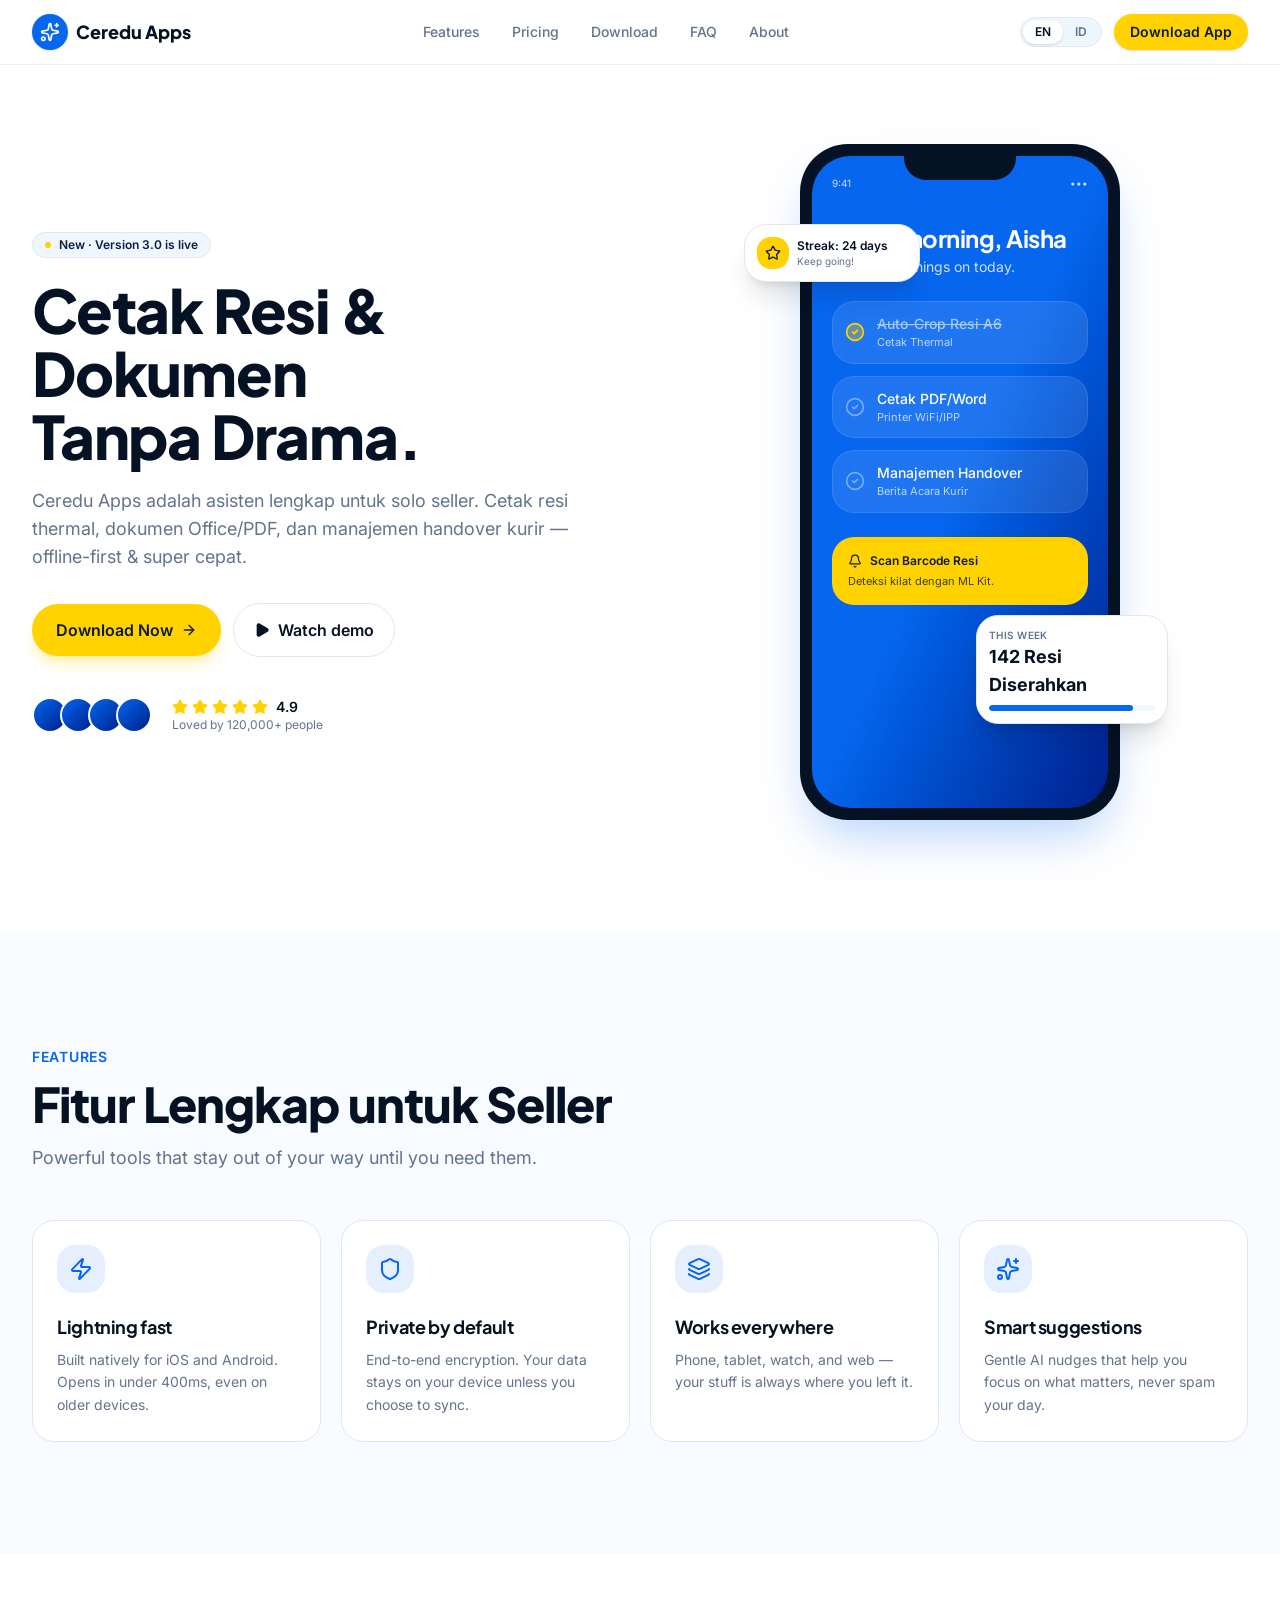
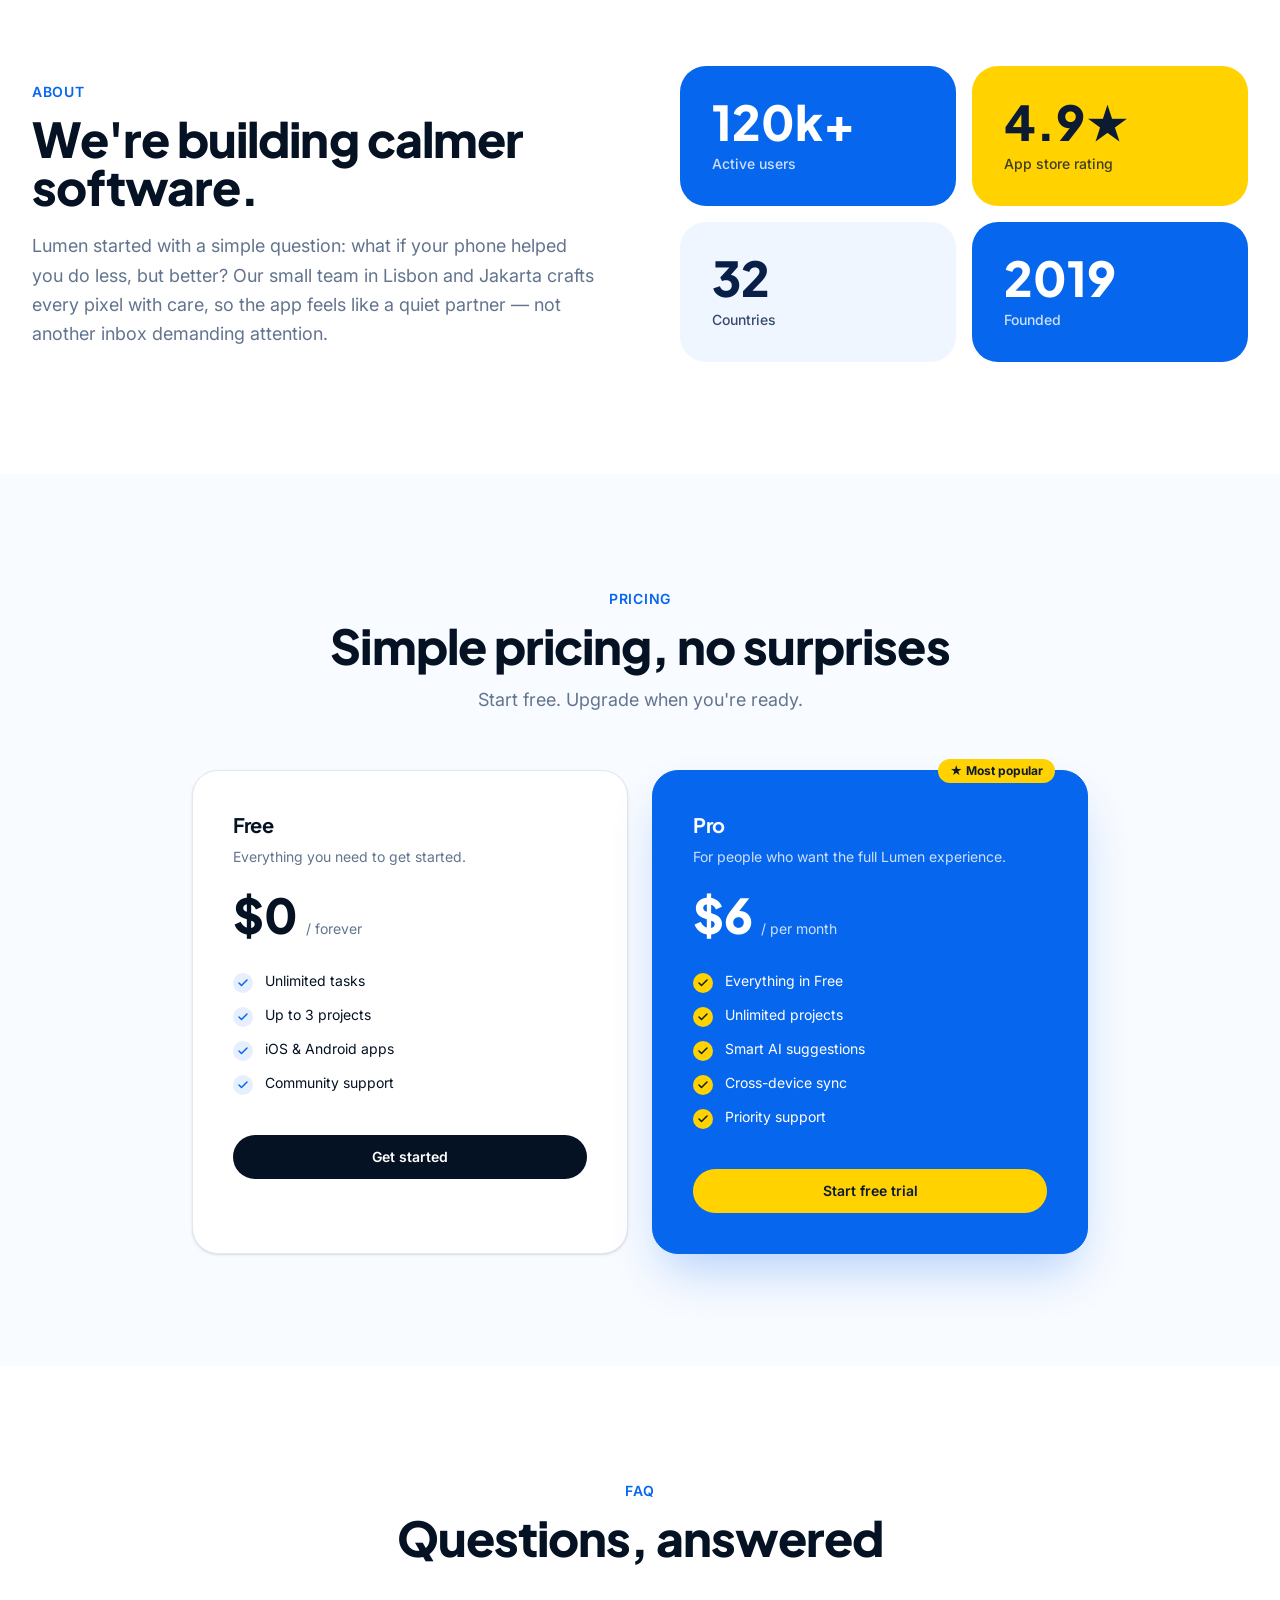
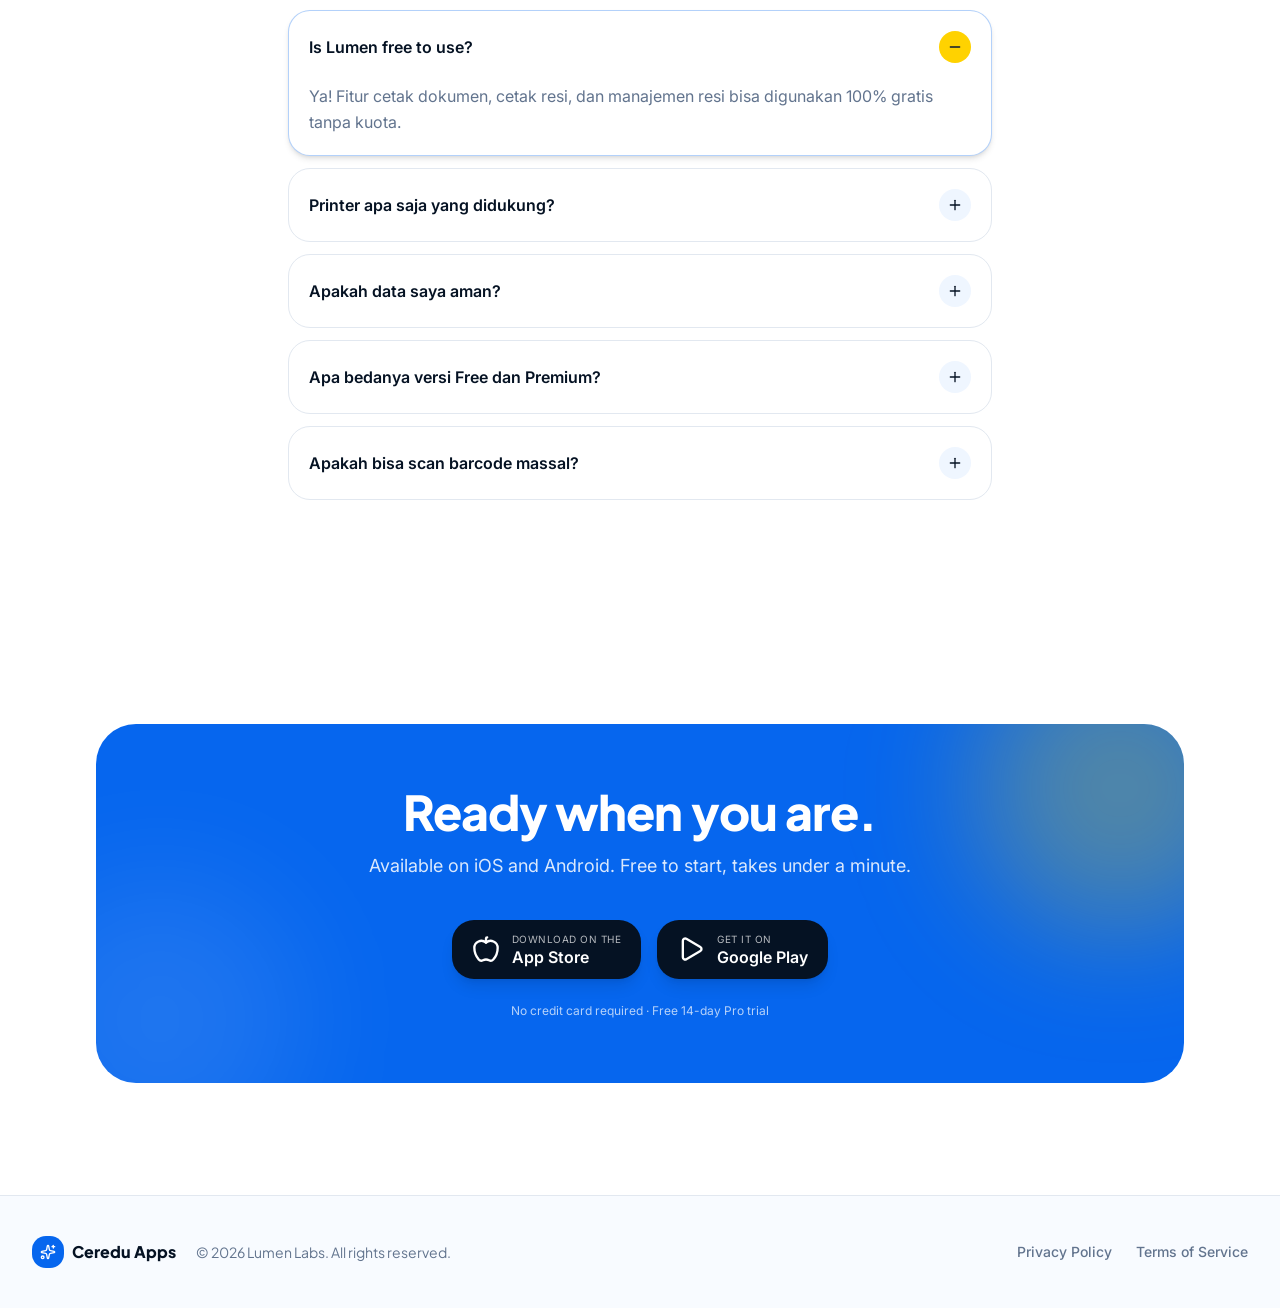
<file: index.html>
<!DOCTYPE html>
<!-- saved from url=(0035)https://cereduapps.lovable.app/#faq -->
<html lang="en"><head><meta http-equiv="Content-Type" content="text/html; charset=UTF-8"><style>body {transition: opacity ease-in 0.2s; } 
body[unresolved] {opacity: 0; display: block; overflow: hidden; position: relative; } 
</style><meta name="viewport" content="width=device-width, initial-scale=1"><link rel="stylesheet" href="./assets/styles-B9x825_L.css" data-precedence="default"><title>Ceredu Apps — Cetak Resi Tanpa Drama</title><meta name="author" content="Lovable"><meta property="og:type" content="website"><meta name="twitter:card" content="summary"><meta name="twitter:site" content="@Lovable"><meta name="twitter:title" content="Ceredu Apps"><meta name="twitter:description" content="App Launchpad creates professional, mobile-responsive landing pages for mobile applications."><meta property="og:image" content="https://pub-bb2e103a32db4e198524a2e9ed8f35b4.r2.dev/60453e4c-91a7-41ee-b6da-e94cc9555159/id-preview-eb1abf5c--6c2a92a4-a102-48de-b112-b0bb1125da9b.lovable.app-1780130696195.png"><meta name="twitter:image" content="https://pub-bb2e103a32db4e198524a2e9ed8f35b4.r2.dev/60453e4c-91a7-41ee-b6da-e94cc9555159/id-preview-eb1abf5c--6c2a92a4-a102-48de-b112-b0bb1125da9b.lovable.app-1780130696195.png"><meta name="description" content="Lumen is the all-in-one mobile app for calmer planning, deeper focus, and consistent progress. Free on iOS and Android."><meta property="og:title" content="Ceredu Apps — Cetak Resi Tanpa Drama"><meta property="og:description" content="Calmer planning, deeper focus, consistent progress. Free on iOS and Android."><link rel="modulepreload" href="https://cereduapps.lovable.app/assets/index-HpBdRQbu.js"><link rel="modulepreload" href="https://cereduapps.lovable.app/assets/index-DkO5e3c5.js">
<style>
	@font-face {
		font-family: 'CameraPlainVariable';
		src: url('https://cdn.gpteng.co/mcp-widgets/v1/fonts/CameraPlainVariable.woff2') format('woff2');
		font-weight: 100 900;
		font-style: normal;
		font-display: swap;
	}

	

	@media (prefers-contrast: high) {
		#lovable-badge {
			--badge-bg: #000;
			--badge-text: #fff;
			--badge-text-hover: #fff;
			border: 2px solid currentColor;
		}
		
		#lovable-badge-cta:focus-visible,
		#lovable-badge-close:focus-visible {
			outline-width: 3px;
		}
	}
</style>
<script defer="" src="./assets/_flock.js.download" data-proxy-url="/~api/analytics"></script></head><body style=""><!--$--><div class="min-h-screen bg-background text-foreground antialiased"><header class="fixed top-0 inset-x-0 z-50 bg-background/75 backdrop-blur-xl border-b border-border/60"><div class="mx-auto max-w-7xl px-5 lg:px-8 h-16 flex items-center justify-between"><a href="https://cereduapps.lovable.app/#top" class="flex items-center gap-2 font-display font-extrabold text-lg"><span class="inline-flex h-9 w-9 items-center justify-center rounded-xl bg-primary text-primary-foreground shadow-sm"><svg xmlns="http://www.w3.org/2000/svg" width="24" height="24" viewBox="0 0 24 24" fill="none" stroke="currentColor" stroke-width="2" stroke-linecap="round" stroke-linejoin="round" class="lucide lucide-sparkles h-5 w-5" aria-hidden="true"><path d="M11.017 2.814a1 1 0 0 1 1.966 0l1.051 5.558a2 2 0 0 0 1.594 1.594l5.558 1.051a1 1 0 0 1 0 1.966l-5.558 1.051a2 2 0 0 0-1.594 1.594l-1.051 5.558a1 1 0 0 1-1.966 0l-1.051-5.558a2 2 0 0 0-1.594-1.594l-5.558-1.051a1 1 0 0 1 0-1.966l5.558-1.051a2 2 0 0 0 1.594-1.594z"></path><path d="M20 2v4"></path><path d="M22 4h-4"></path><circle cx="4" cy="20" r="2"></circle></svg></span><span>Ceredu Apps</span></a><nav class="hidden lg:flex items-center gap-8"><a href="https://cereduapps.lovable.app/#features" class="text-sm font-medium text-muted-foreground hover:text-foreground transition-colors">Features</a><a href="https://cereduapps.lovable.app/#pricing" class="text-sm font-medium text-muted-foreground hover:text-foreground transition-colors">Pricing</a><a href="https://cereduapps.lovable.app/#download" class="text-sm font-medium text-muted-foreground hover:text-foreground transition-colors">Download</a><a href="https://cereduapps.lovable.app/#faq" class="text-sm font-medium text-muted-foreground hover:text-foreground transition-colors">FAQ</a><a href="https://cereduapps.lovable.app/#about" class="text-sm font-medium text-muted-foreground hover:text-foreground transition-colors">About</a></nav><div class="flex items-center gap-3"><div class="hidden sm:flex items-center rounded-full border border-border bg-secondary p-0.5 text-xs font-semibold"><button class="px-3 py-1 rounded-full transition-all bg-background text-foreground shadow-sm" aria-pressed="true">EN</button><button class="px-3 py-1 rounded-full transition-all text-muted-foreground hover:text-foreground" aria-pressed="false">ID</button></div><a href="https://cereduapps.lovable.app/#download" class="hidden sm:inline-flex items-center rounded-full bg-accent-yellow px-4 py-2 text-sm font-semibold text-accent-yellow-foreground shadow-sm hover:brightness-95 active:scale-[0.98] transition">Download App</a><button class="lg:hidden inline-flex h-10 w-10 items-center justify-center rounded-lg hover:bg-secondary" aria-label="Menu"><svg xmlns="http://www.w3.org/2000/svg" width="24" height="24" viewBox="0 0 24 24" fill="none" stroke="currentColor" stroke-width="2" stroke-linecap="round" stroke-linejoin="round" class="lucide lucide-menu h-5 w-5" aria-hidden="true"><path d="M4 5h16"></path><path d="M4 12h16"></path><path d="M4 19h16"></path></svg></button></div></div></header><main><section id="top" class="relative overflow-hidden pt-28 lg:pt-36 pb-20 lg:pb-28"><div class="pointer-events-none absolute inset-0 -z-10"><div class="absolute top-0 left-1/2 -translate-x-1/2 h-[600px] w-[1100px] rounded-full bg-primary/10 blur-3xl"></div><div class="absolute -top-20 right-10 h-72 w-72 rounded-full bg-accent-yellow/30 blur-3xl"></div></div><div class="mx-auto max-w-7xl px-5 lg:px-8 grid lg:grid-cols-2 gap-12 lg:gap-16 items-center"><div><span class="inline-flex items-center gap-2 rounded-full border border-border bg-secondary px-3 py-1 text-xs font-semibold text-secondary-foreground"><span class="h-1.5 w-1.5 rounded-full bg-accent-yellow"></span>New · Version 3.0 is live</span><h1 class="mt-5 text-4xl sm:text-5xl lg:text-6xl font-extrabold leading-[1.05] text-foreground">Cetak Resi & Dokumen<br/>Tanpa Drama.</h1><p class="mt-5 text-lg text-muted-foreground max-w-xl">Ceredu Apps adalah asisten lengkap untuk solo seller. Cetak resi thermal, dokumen Office/PDF, dan manajemen handover kurir — offline-first & super cepat.</p><div class="mt-8 flex flex-wrap items-center gap-3"><a href="https://cereduapps.lovable.app/#download" class="group inline-flex items-center gap-2 rounded-full bg-accent-yellow px-6 py-3.5 text-base font-semibold text-accent-yellow-foreground shadow-lg shadow-accent-yellow/30 hover:brightness-95 active:scale-[0.98] transition">Download Now<svg xmlns="http://www.w3.org/2000/svg" width="24" height="24" viewBox="0 0 24 24" fill="none" stroke="currentColor" stroke-width="2" stroke-linecap="round" stroke-linejoin="round" class="lucide lucide-arrow-right h-4 w-4 transition group-hover:translate-x-0.5" aria-hidden="true"><path d="M5 12h14"></path><path d="m12 5 7 7-7 7"></path></svg></a><button class="inline-flex items-center gap-2 rounded-full border border-border bg-background px-5 py-3.5 text-base font-semibold text-foreground hover:bg-secondary transition"><svg xmlns="http://www.w3.org/2000/svg" width="24" height="24" viewBox="0 0 24 24" fill="none" stroke="currentColor" stroke-width="2" stroke-linecap="round" stroke-linejoin="round" class="lucide lucide-play h-4 w-4 fill-current" aria-hidden="true"><path d="M5 5a2 2 0 0 1 3.008-1.728l11.997 6.998a2 2 0 0 1 .003 3.458l-12 7A2 2 0 0 1 5 19z"></path></svg>Watch demo</button></div><div class="mt-10 flex items-center gap-5"><div class="flex -space-x-2"><div class="h-9 w-9 rounded-full border-2 border-background bg-gradient-to-br from-primary to-primary-deep"></div><div class="h-9 w-9 rounded-full border-2 border-background bg-gradient-to-br from-primary to-primary-deep"></div><div class="h-9 w-9 rounded-full border-2 border-background bg-gradient-to-br from-primary to-primary-deep"></div><div class="h-9 w-9 rounded-full border-2 border-background bg-gradient-to-br from-primary to-primary-deep"></div></div><div><div class="flex items-center gap-1"><svg xmlns="http://www.w3.org/2000/svg" width="24" height="24" viewBox="0 0 24 24" fill="none" stroke="currentColor" stroke-width="2" stroke-linecap="round" stroke-linejoin="round" class="lucide lucide-star h-4 w-4 fill-accent-yellow text-accent-yellow" aria-hidden="true"><path d="M11.525 2.295a.53.53 0 0 1 .95 0l2.31 4.679a2.123 2.123 0 0 0 1.595 1.16l5.166.756a.53.53 0 0 1 .294.904l-3.736 3.638a2.123 2.123 0 0 0-.611 1.878l.882 5.14a.53.53 0 0 1-.771.56l-4.618-2.428a2.122 2.122 0 0 0-1.973 0L6.396 21.01a.53.53 0 0 1-.77-.56l.881-5.139a2.122 2.122 0 0 0-.611-1.879L2.16 9.795a.53.53 0 0 1 .294-.906l5.165-.755a2.122 2.122 0 0 0 1.597-1.16z"></path></svg><svg xmlns="http://www.w3.org/2000/svg" width="24" height="24" viewBox="0 0 24 24" fill="none" stroke="currentColor" stroke-width="2" stroke-linecap="round" stroke-linejoin="round" class="lucide lucide-star h-4 w-4 fill-accent-yellow text-accent-yellow" aria-hidden="true"><path d="M11.525 2.295a.53.53 0 0 1 .95 0l2.31 4.679a2.123 2.123 0 0 0 1.595 1.16l5.166.756a.53.53 0 0 1 .294.904l-3.736 3.638a2.123 2.123 0 0 0-.611 1.878l.882 5.14a.53.53 0 0 1-.771.56l-4.618-2.428a2.122 2.122 0 0 0-1.973 0L6.396 21.01a.53.53 0 0 1-.77-.56l.881-5.139a2.122 2.122 0 0 0-.611-1.879L2.16 9.795a.53.53 0 0 1 .294-.906l5.165-.755a2.122 2.122 0 0 0 1.597-1.16z"></path></svg><svg xmlns="http://www.w3.org/2000/svg" width="24" height="24" viewBox="0 0 24 24" fill="none" stroke="currentColor" stroke-width="2" stroke-linecap="round" stroke-linejoin="round" class="lucide lucide-star h-4 w-4 fill-accent-yellow text-accent-yellow" aria-hidden="true"><path d="M11.525 2.295a.53.53 0 0 1 .95 0l2.31 4.679a2.123 2.123 0 0 0 1.595 1.16l5.166.756a.53.53 0 0 1 .294.904l-3.736 3.638a2.123 2.123 0 0 0-.611 1.878l.882 5.14a.53.53 0 0 1-.771.56l-4.618-2.428a2.122 2.122 0 0 0-1.973 0L6.396 21.01a.53.53 0 0 1-.77-.56l.881-5.139a2.122 2.122 0 0 0-.611-1.879L2.16 9.795a.53.53 0 0 1 .294-.906l5.165-.755a2.122 2.122 0 0 0 1.597-1.16z"></path></svg><svg xmlns="http://www.w3.org/2000/svg" width="24" height="24" viewBox="0 0 24 24" fill="none" stroke="currentColor" stroke-width="2" stroke-linecap="round" stroke-linejoin="round" class="lucide lucide-star h-4 w-4 fill-accent-yellow text-accent-yellow" aria-hidden="true"><path d="M11.525 2.295a.53.53 0 0 1 .95 0l2.31 4.679a2.123 2.123 0 0 0 1.595 1.16l5.166.756a.53.53 0 0 1 .294.904l-3.736 3.638a2.123 2.123 0 0 0-.611 1.878l.882 5.14a.53.53 0 0 1-.771.56l-4.618-2.428a2.122 2.122 0 0 0-1.973 0L6.396 21.01a.53.53 0 0 1-.77-.56l.881-5.139a2.122 2.122 0 0 0-.611-1.879L2.16 9.795a.53.53 0 0 1 .294-.906l5.165-.755a2.122 2.122 0 0 0 1.597-1.16z"></path></svg><svg xmlns="http://www.w3.org/2000/svg" width="24" height="24" viewBox="0 0 24 24" fill="none" stroke="currentColor" stroke-width="2" stroke-linecap="round" stroke-linejoin="round" class="lucide lucide-star h-4 w-4 fill-accent-yellow text-accent-yellow" aria-hidden="true"><path d="M11.525 2.295a.53.53 0 0 1 .95 0l2.31 4.679a2.123 2.123 0 0 0 1.595 1.16l5.166.756a.53.53 0 0 1 .294.904l-3.736 3.638a2.123 2.123 0 0 0-.611 1.878l.882 5.14a.53.53 0 0 1-.771.56l-4.618-2.428a2.122 2.122 0 0 0-1.973 0L6.396 21.01a.53.53 0 0 1-.77-.56l.881-5.139a2.122 2.122 0 0 0-.611-1.879L2.16 9.795a.53.53 0 0 1 .294-.906l5.165-.755a2.122 2.122 0 0 0 1.597-1.16z"></path></svg><span class="ml-1 text-sm font-semibold">4.9</span></div><p class="text-xs text-muted-foreground">Loved by 120,000+ people</p></div></div></div><div class="relative mx-auto w-full max-w-sm"><div class="relative mx-auto aspect-[9/19] w-[280px] sm:w-[320px] rounded-[3rem] bg-foreground p-3 shadow-2xl shadow-primary/30"><div class="absolute top-3 left-1/2 -translate-x-1/2 h-6 w-28 rounded-b-2xl bg-foreground z-10"></div><div class="h-full w-full overflow-hidden rounded-[2.4rem] bg-gradient-to-br from-primary via-primary to-primary-deep p-5 text-primary-foreground"><div class="flex justify-between items-center text-[10px] opacity-80"><span>9:41</span><span>•••</span></div><h3 class="mt-8 font-display text-2xl font-bold leading-tight">Good morning, Aisha</h3><p class="mt-1 text-sm opacity-80">You have 3 things on today.</p><div class="mt-6 space-y-3"><div class="flex items-center gap-3 rounded-2xl bg-white/10 backdrop-blur px-3 py-3 border border-white/10"><svg xmlns="http://www.w3.org/2000/svg" width="24" height="24" viewBox="0 0 24 24" fill="none" stroke="currentColor" stroke-width="2" stroke-linecap="round" stroke-linejoin="round" class="lucide lucide-circle-check h-5 w-5 text-accent-yellow fill-accent-yellow/30" aria-hidden="true"><circle cx="12" cy="12" r="10"></circle><path d="m9 12 2 2 4-4"></path></svg><div class="flex-1"><p class="text-sm font-medium line-through opacity-60">Auto-Crop Resi A6</p><p class="text-[11px] opacity-70">Cetak Thermal</p></div></div><div class="flex items-center gap-3 rounded-2xl bg-white/10 backdrop-blur px-3 py-3 border border-white/10"><svg xmlns="http://www.w3.org/2000/svg" width="24" height="24" viewBox="0 0 24 24" fill="none" stroke="currentColor" stroke-width="2" stroke-linecap="round" stroke-linejoin="round" class="lucide lucide-circle-check h-5 w-5 text-white/40" aria-hidden="true"><circle cx="12" cy="12" r="10"></circle><path d="m9 12 2 2 4-4"></path></svg><div class="flex-1"><p class="text-sm font-medium ">Cetak PDF/Word</p><p class="text-[11px] opacity-70">Printer WiFi/IPP</p></div></div><div class="flex items-center gap-3 rounded-2xl bg-white/10 backdrop-blur px-3 py-3 border border-white/10"><svg xmlns="http://www.w3.org/2000/svg" width="24" height="24" viewBox="0 0 24 24" fill="none" stroke="currentColor" stroke-width="2" stroke-linecap="round" stroke-linejoin="round" class="lucide lucide-circle-check h-5 w-5 text-white/40" aria-hidden="true"><circle cx="12" cy="12" r="10"></circle><path d="m9 12 2 2 4-4"></path></svg><div class="flex-1"><p class="text-sm font-medium ">Manajemen Handover</p><p class="text-[11px] opacity-70">Berita Acara Kurir</p></div></div></div><div class="mt-6 rounded-2xl bg-accent-yellow text-accent-yellow-foreground p-4"><div class="flex items-center gap-2 text-xs font-semibold"><svg xmlns="http://www.w3.org/2000/svg" width="24" height="24" viewBox="0 0 24 24" fill="none" stroke="currentColor" stroke-width="2" stroke-linecap="round" stroke-linejoin="round" class="lucide lucide-bell h-3.5 w-3.5" aria-hidden="true"><path d="M10.268 21a2 2 0 0 0 3.464 0"></path><path d="M3.262 15.326A1 1 0 0 0 4 17h16a1 1 0 0 0 .74-1.673C19.41 13.956 18 12.499 18 8A6 6 0 0 0 6 8c0 4.499-1.411 5.956-2.738 7.326"></path></svg> Scan Barcode Resi</div><p class="mt-1 text-[11px] opacity-80">Deteksi kilat dengan ML Kit.</p></div></div></div><div class="hidden sm:block absolute -left-6 top-20 rounded-2xl bg-card border border-border shadow-xl p-3 w-44"><div class="flex items-center gap-2"><div class="h-8 w-8 rounded-lg bg-accent-yellow flex items-center justify-center"><svg xmlns="http://www.w3.org/2000/svg" width="24" height="24" viewBox="0 0 24 24" fill="none" stroke="currentColor" stroke-width="2" stroke-linecap="round" stroke-linejoin="round" class="lucide lucide-star h-4 w-4 text-accent-yellow-foreground" aria-hidden="true"><path d="M11.525 2.295a.53.53 0 0 1 .95 0l2.31 4.679a2.123 2.123 0 0 0 1.595 1.16l5.166.756a.53.53 0 0 1 .294.904l-3.736 3.638a2.123 2.123 0 0 0-.611 1.878l.882 5.14a.53.53 0 0 1-.771.56l-4.618-2.428a2.122 2.122 0 0 0-1.973 0L6.396 21.01a.53.53 0 0 1-.77-.56l.881-5.139a2.122 2.122 0 0 0-.611-1.879L2.16 9.795a.53.53 0 0 1 .294-.906l5.165-.755a2.122 2.122 0 0 0 1.597-1.16z"></path></svg></div><div><p class="text-xs font-semibold">Streak: 24 days</p><p class="text-[10px] text-muted-foreground">Keep going!</p></div></div></div><div class="hidden sm:block absolute -right-4 bottom-24 rounded-2xl bg-card border border-border shadow-xl p-3 w-48"><p class="text-[10px] font-semibold text-muted-foreground uppercase tracking-wide">This week</p><p class="text-lg font-bold text-foreground">142 Resi Diserahkan</p><div class="mt-1.5 h-1.5 w-full rounded-full bg-secondary overflow-hidden"><div class="h-full w-[87%] rounded-full bg-primary"></div></div></div></div></div></section><section id="features" class="py-20 lg:py-28 bg-secondary/40"><div class="mx-auto max-w-7xl px-5 lg:px-8"><div class="max-w-2xl"><span class="text-sm font-semibold uppercase tracking-wider text-primary">Features</span><h2 class="mt-3 text-3xl sm:text-4xl lg:text-5xl font-extrabold text-foreground">Fitur Lengkap untuk Seller</h2><p class="mt-4 text-lg text-muted-foreground">Powerful tools that stay out of your way until you need them.</p></div><div class="mt-12 grid sm:grid-cols-2 lg:grid-cols-4 gap-5"><div class="group relative rounded-2xl bg-card border border-border p-6 hover:border-primary/40 hover:shadow-xl hover:shadow-primary/5 hover:-translate-y-1 transition-all duration-300"><div class="inline-flex h-12 w-12 items-center justify-center rounded-xl bg-primary/10 text-primary group-hover:bg-accent-yellow group-hover:text-accent-yellow-foreground transition-colors"><svg xmlns="http://www.w3.org/2000/svg" width="24" height="24" viewBox="0 0 24 24" fill="none" stroke="currentColor" stroke-width="2" stroke-linecap="round" stroke-linejoin="round" class="lucide lucide-zap h-6 w-6" aria-hidden="true"><path d="M4 14a1 1 0 0 1-.78-1.63l9.9-10.2a.5.5 0 0 1 .86.46l-1.92 6.02A1 1 0 0 0 13 10h7a1 1 0 0 1 .78 1.63l-9.9 10.2a.5.5 0 0 1-.86-.46l1.92-6.02A1 1 0 0 0 11 14z"></path></svg></div><h3 class="mt-5 text-lg font-bold text-foreground">Lightning fast</h3><p class="mt-2 text-sm text-muted-foreground leading-relaxed">Built natively for iOS and Android. Opens in under 400ms, even on older devices.</p></div><div class="group relative rounded-2xl bg-card border border-border p-6 hover:border-primary/40 hover:shadow-xl hover:shadow-primary/5 hover:-translate-y-1 transition-all duration-300"><div class="inline-flex h-12 w-12 items-center justify-center rounded-xl bg-primary/10 text-primary group-hover:bg-accent-yellow group-hover:text-accent-yellow-foreground transition-colors"><svg xmlns="http://www.w3.org/2000/svg" width="24" height="24" viewBox="0 0 24 24" fill="none" stroke="currentColor" stroke-width="2" stroke-linecap="round" stroke-linejoin="round" class="lucide lucide-shield h-6 w-6" aria-hidden="true"><path d="M20 13c0 5-3.5 7.5-7.66 8.95a1 1 0 0 1-.67-.01C7.5 20.5 4 18 4 13V6a1 1 0 0 1 1-1c2 0 4.5-1.2 6.24-2.72a1.17 1.17 0 0 1 1.52 0C14.51 3.81 17 5 19 5a1 1 0 0 1 1 1z"></path></svg></div><h3 class="mt-5 text-lg font-bold text-foreground">Private by default</h3><p class="mt-2 text-sm text-muted-foreground leading-relaxed">End-to-end encryption. Your data stays on your device unless you choose to sync.</p></div><div class="group relative rounded-2xl bg-card border border-border p-6 hover:border-primary/40 hover:shadow-xl hover:shadow-primary/5 hover:-translate-y-1 transition-all duration-300"><div class="inline-flex h-12 w-12 items-center justify-center rounded-xl bg-primary/10 text-primary group-hover:bg-accent-yellow group-hover:text-accent-yellow-foreground transition-colors"><svg xmlns="http://www.w3.org/2000/svg" width="24" height="24" viewBox="0 0 24 24" fill="none" stroke="currentColor" stroke-width="2" stroke-linecap="round" stroke-linejoin="round" class="lucide lucide-layers h-6 w-6" aria-hidden="true"><path d="M12.83 2.18a2 2 0 0 0-1.66 0L2.6 6.08a1 1 0 0 0 0 1.83l8.58 3.91a2 2 0 0 0 1.66 0l8.58-3.9a1 1 0 0 0 0-1.83z"></path><path d="M2 12a1 1 0 0 0 .58.91l8.6 3.91a2 2 0 0 0 1.65 0l8.58-3.9A1 1 0 0 0 22 12"></path><path d="M2 17a1 1 0 0 0 .58.91l8.6 3.91a2 2 0 0 0 1.65 0l8.58-3.9A1 1 0 0 0 22 17"></path></svg></div><h3 class="mt-5 text-lg font-bold text-foreground">Works everywhere</h3><p class="mt-2 text-sm text-muted-foreground leading-relaxed">Phone, tablet, watch, and web — your stuff is always where you left it.</p></div><div class="group relative rounded-2xl bg-card border border-border p-6 hover:border-primary/40 hover:shadow-xl hover:shadow-primary/5 hover:-translate-y-1 transition-all duration-300"><div class="inline-flex h-12 w-12 items-center justify-center rounded-xl bg-primary/10 text-primary group-hover:bg-accent-yellow group-hover:text-accent-yellow-foreground transition-colors"><svg xmlns="http://www.w3.org/2000/svg" width="24" height="24" viewBox="0 0 24 24" fill="none" stroke="currentColor" stroke-width="2" stroke-linecap="round" stroke-linejoin="round" class="lucide lucide-sparkles h-6 w-6" aria-hidden="true"><path d="M11.017 2.814a1 1 0 0 1 1.966 0l1.051 5.558a2 2 0 0 0 1.594 1.594l5.558 1.051a1 1 0 0 1 0 1.966l-5.558 1.051a2 2 0 0 0-1.594 1.594l-1.051 5.558a1 1 0 0 1-1.966 0l-1.051-5.558a2 2 0 0 0-1.594-1.594l-5.558-1.051a1 1 0 0 1 0-1.966l5.558-1.051a2 2 0 0 0 1.594-1.594z"></path><path d="M20 2v4"></path><path d="M22 4h-4"></path><circle cx="4" cy="20" r="2"></circle></svg></div><h3 class="mt-5 text-lg font-bold text-foreground">Smart suggestions</h3><p class="mt-2 text-sm text-muted-foreground leading-relaxed">Gentle AI nudges that help you focus on what matters, never spam your day.</p></div></div></div></section><section id="about" class="py-20 lg:py-28"><div class="mx-auto max-w-7xl px-5 lg:px-8 grid lg:grid-cols-2 gap-12 lg:gap-20 items-center"><div><span class="text-sm font-semibold uppercase tracking-wider text-primary">About</span><h2 class="mt-3 text-3xl sm:text-4xl lg:text-5xl font-extrabold text-foreground">We're building calmer software.</h2><p class="mt-5 text-lg text-muted-foreground leading-relaxed">Lumen started with a simple question: what if your phone helped you do less, but better? Our small team in Lisbon and Jakarta crafts every pixel with care, so the app feels like a quiet partner — not another inbox demanding attention.</p></div><div class="grid grid-cols-2 gap-4"><div class="rounded-3xl p-6 lg:p-8 bg-primary text-primary-foreground"><p class="font-display text-4xl lg:text-5xl font-extrabold">120k+</p><p class="mt-2 text-sm font-medium opacity-80">Active users</p></div><div class="rounded-3xl p-6 lg:p-8 bg-accent-yellow text-accent-yellow-foreground"><p class="font-display text-4xl lg:text-5xl font-extrabold">4.9★</p><p class="mt-2 text-sm font-medium opacity-80">App store rating</p></div><div class="rounded-3xl p-6 lg:p-8 bg-secondary text-secondary-foreground"><p class="font-display text-4xl lg:text-5xl font-extrabold">32</p><p class="mt-2 text-sm font-medium opacity-80">Countries</p></div><div class="rounded-3xl p-6 lg:p-8 bg-primary text-primary-foreground"><p class="font-display text-4xl lg:text-5xl font-extrabold">2019</p><p class="mt-2 text-sm font-medium opacity-80">Founded</p></div></div></div></section><section id="pricing" class="py-20 lg:py-28 bg-secondary/40"><div class="mx-auto max-w-7xl px-5 lg:px-8"><div class="text-center max-w-2xl mx-auto"><span class="text-sm font-semibold uppercase tracking-wider text-primary">Pricing</span><h2 class="mt-3 text-3xl sm:text-4xl lg:text-5xl font-extrabold text-foreground">Simple pricing, no surprises</h2><p class="mt-4 text-lg text-muted-foreground">Start free. Upgrade when you're ready.</p></div><div class="mt-14 grid md:grid-cols-2 gap-6 max-w-4xl mx-auto"><div class="relative rounded-3xl p-8 lg:p-10 border transition-all hover:-translate-y-1 bg-card text-card-foreground border-border shadow-sm"><h3 class="text-xl font-bold">Free</h3><p class="mt-2 text-sm text-muted-foreground">Everything you need to get started.</p><div class="mt-6 flex items-baseline gap-2"><span class="font-display text-5xl font-extrabold">$0</span><span class="text-sm text-muted-foreground">/ <!-- -->forever</span></div><ul class="mt-8 space-y-3"><li class="flex items-start gap-3 text-sm"><span class="mt-0.5 inline-flex h-5 w-5 items-center justify-center rounded-full bg-primary/10 text-primary"><svg xmlns="http://www.w3.org/2000/svg" width="24" height="24" viewBox="0 0 24 24" fill="none" stroke="currentColor" stroke-width="3" stroke-linecap="round" stroke-linejoin="round" class="lucide lucide-check h-3 w-3" aria-hidden="true"><path d="M20 6 9 17l-5-5"></path></svg></span><span>Unlimited tasks</span></li><li class="flex items-start gap-3 text-sm"><span class="mt-0.5 inline-flex h-5 w-5 items-center justify-center rounded-full bg-primary/10 text-primary"><svg xmlns="http://www.w3.org/2000/svg" width="24" height="24" viewBox="0 0 24 24" fill="none" stroke="currentColor" stroke-width="3" stroke-linecap="round" stroke-linejoin="round" class="lucide lucide-check h-3 w-3" aria-hidden="true"><path d="M20 6 9 17l-5-5"></path></svg></span><span>Up to 3 projects</span></li><li class="flex items-start gap-3 text-sm"><span class="mt-0.5 inline-flex h-5 w-5 items-center justify-center rounded-full bg-primary/10 text-primary"><svg xmlns="http://www.w3.org/2000/svg" width="24" height="24" viewBox="0 0 24 24" fill="none" stroke="currentColor" stroke-width="3" stroke-linecap="round" stroke-linejoin="round" class="lucide lucide-check h-3 w-3" aria-hidden="true"><path d="M20 6 9 17l-5-5"></path></svg></span><span>iOS &amp; Android apps</span></li><li class="flex items-start gap-3 text-sm"><span class="mt-0.5 inline-flex h-5 w-5 items-center justify-center rounded-full bg-primary/10 text-primary"><svg xmlns="http://www.w3.org/2000/svg" width="24" height="24" viewBox="0 0 24 24" fill="none" stroke="currentColor" stroke-width="3" stroke-linecap="round" stroke-linejoin="round" class="lucide lucide-check h-3 w-3" aria-hidden="true"><path d="M20 6 9 17l-5-5"></path></svg></span><span>Community support</span></li></ul><button class="mt-10 w-full rounded-full px-5 py-3 text-sm font-semibold transition active:scale-[0.98] bg-foreground text-background hover:opacity-90">Get started</button></div><div class="relative rounded-3xl p-8 lg:p-10 border transition-all hover:-translate-y-1 bg-primary text-primary-foreground border-primary shadow-2xl shadow-primary/30"><span class="absolute -top-3 right-8 inline-flex items-center rounded-full bg-accent-yellow px-3 py-1 text-xs font-bold text-accent-yellow-foreground">★ Most popular</span><h3 class="text-xl font-bold">Pro</h3><p class="mt-2 text-sm opacity-80">For people who want the full Lumen experience.</p><div class="mt-6 flex items-baseline gap-2"><span class="font-display text-5xl font-extrabold">$6</span><span class="text-sm opacity-80">/ <!-- -->per month</span></div><ul class="mt-8 space-y-3"><li class="flex items-start gap-3 text-sm"><span class="mt-0.5 inline-flex h-5 w-5 items-center justify-center rounded-full bg-accent-yellow text-accent-yellow-foreground"><svg xmlns="http://www.w3.org/2000/svg" width="24" height="24" viewBox="0 0 24 24" fill="none" stroke="currentColor" stroke-width="3" stroke-linecap="round" stroke-linejoin="round" class="lucide lucide-check h-3 w-3" aria-hidden="true"><path d="M20 6 9 17l-5-5"></path></svg></span><span>Everything in Free</span></li><li class="flex items-start gap-3 text-sm"><span class="mt-0.5 inline-flex h-5 w-5 items-center justify-center rounded-full bg-accent-yellow text-accent-yellow-foreground"><svg xmlns="http://www.w3.org/2000/svg" width="24" height="24" viewBox="0 0 24 24" fill="none" stroke="currentColor" stroke-width="3" stroke-linecap="round" stroke-linejoin="round" class="lucide lucide-check h-3 w-3" aria-hidden="true"><path d="M20 6 9 17l-5-5"></path></svg></span><span>Unlimited projects</span></li><li class="flex items-start gap-3 text-sm"><span class="mt-0.5 inline-flex h-5 w-5 items-center justify-center rounded-full bg-accent-yellow text-accent-yellow-foreground"><svg xmlns="http://www.w3.org/2000/svg" width="24" height="24" viewBox="0 0 24 24" fill="none" stroke="currentColor" stroke-width="3" stroke-linecap="round" stroke-linejoin="round" class="lucide lucide-check h-3 w-3" aria-hidden="true"><path d="M20 6 9 17l-5-5"></path></svg></span><span>Smart AI suggestions</span></li><li class="flex items-start gap-3 text-sm"><span class="mt-0.5 inline-flex h-5 w-5 items-center justify-center rounded-full bg-accent-yellow text-accent-yellow-foreground"><svg xmlns="http://www.w3.org/2000/svg" width="24" height="24" viewBox="0 0 24 24" fill="none" stroke="currentColor" stroke-width="3" stroke-linecap="round" stroke-linejoin="round" class="lucide lucide-check h-3 w-3" aria-hidden="true"><path d="M20 6 9 17l-5-5"></path></svg></span><span>Cross-device sync</span></li><li class="flex items-start gap-3 text-sm"><span class="mt-0.5 inline-flex h-5 w-5 items-center justify-center rounded-full bg-accent-yellow text-accent-yellow-foreground"><svg xmlns="http://www.w3.org/2000/svg" width="24" height="24" viewBox="0 0 24 24" fill="none" stroke="currentColor" stroke-width="3" stroke-linecap="round" stroke-linejoin="round" class="lucide lucide-check h-3 w-3" aria-hidden="true"><path d="M20 6 9 17l-5-5"></path></svg></span><span>Priority support</span></li></ul><button class="mt-10 w-full rounded-full px-5 py-3 text-sm font-semibold transition active:scale-[0.98] bg-accent-yellow text-accent-yellow-foreground hover:brightness-95">Start free trial</button></div></div></div></section><section id="faq" class="py-20 lg:py-28"><div class="mx-auto max-w-3xl px-5 lg:px-8"><div class="text-center"><span class="text-sm font-semibold uppercase tracking-wider text-primary">FAQ</span><h2 class="mt-3 text-3xl sm:text-4xl lg:text-5xl font-extrabold text-foreground">Questions, answered</h2></div><div class="mt-12 space-y-3"><div class="rounded-2xl border transition-all overflow-hidden border-primary/30 bg-card shadow-md"><button class="w-full flex items-center justify-between gap-4 p-5 text-left" aria-expanded="true"><span class="font-semibold text-foreground">Is Lumen free to use?</span><span class="inline-flex h-8 w-8 shrink-0 items-center justify-center rounded-full transition-colors bg-accent-yellow text-accent-yellow-foreground"><svg xmlns="http://www.w3.org/2000/svg" width="24" height="24" viewBox="0 0 24 24" fill="none" stroke="currentColor" stroke-width="2" stroke-linecap="round" stroke-linejoin="round" class="lucide lucide-minus h-4 w-4" aria-hidden="true"><path d="M5 12h14"></path></svg></span></button><div class="grid transition-all duration-300 ease-out grid-rows-[1fr] opacity-100"><div class="overflow-hidden"><p class="px-5 pb-5 text-muted-foreground leading-relaxed">Ya! Fitur cetak dokumen, cetak resi, dan manajemen resi bisa digunakan 100% gratis tanpa kuota.</p></div></div></div><div class="rounded-2xl border transition-all overflow-hidden border-border bg-card"><button class="w-full flex items-center justify-between gap-4 p-5 text-left" aria-expanded="false"><span class="font-semibold text-foreground">Printer apa saja yang didukung?</span><span class="inline-flex h-8 w-8 shrink-0 items-center justify-center rounded-full transition-colors bg-secondary text-foreground"><svg xmlns="http://www.w3.org/2000/svg" width="24" height="24" viewBox="0 0 24 24" fill="none" stroke="currentColor" stroke-width="2" stroke-linecap="round" stroke-linejoin="round" class="lucide lucide-plus h-4 w-4" aria-hidden="true"><path d="M5 12h14"></path><path d="M12 5v14"></path></svg></span></button><div class="grid transition-all duration-300 ease-out grid-rows-[0fr] opacity-0"><div class="overflow-hidden"><p class="px-5 pb-5 text-muted-foreground leading-relaxed">Semua printer Bluetooth Thermal (58mm/80mm) dan printer WiFi/LAN yang mendukung protokol IPP, ESC/POS, atau port 9100.</p></div></div></div><div class="rounded-2xl border transition-all overflow-hidden border-border bg-card"><button class="w-full flex items-center justify-between gap-4 p-5 text-left" aria-expanded="false"><span class="font-semibold text-foreground">Apakah data saya aman?</span><span class="inline-flex h-8 w-8 shrink-0 items-center justify-center rounded-full transition-colors bg-secondary text-foreground"><svg xmlns="http://www.w3.org/2000/svg" width="24" height="24" viewBox="0 0 24 24" fill="none" stroke="currentColor" stroke-width="2" stroke-linecap="round" stroke-linejoin="round" class="lucide lucide-plus h-4 w-4" aria-hidden="true"><path d="M5 12h14"></path><path d="M12 5v14"></path></svg></span></button><div class="grid transition-all duration-300 ease-out grid-rows-[0fr] opacity-0"><div class="overflow-hidden"><p class="px-5 pb-5 text-muted-foreground leading-relaxed">Sangat aman. Aplikasi ini berjalan secara Offline-First. Seluruh data resi, template, dan pengaturan disimpan lokal di HP Anda.</p></div></div></div><div class="rounded-2xl border transition-all overflow-hidden border-border bg-card"><button class="w-full flex items-center justify-between gap-4 p-5 text-left" aria-expanded="false"><span class="font-semibold text-foreground">Apa bedanya versi Free dan Premium?</span><span class="inline-flex h-8 w-8 shrink-0 items-center justify-center rounded-full transition-colors bg-secondary text-foreground"><svg xmlns="http://www.w3.org/2000/svg" width="24" height="24" viewBox="0 0 24 24" fill="none" stroke="currentColor" stroke-width="2" stroke-linecap="round" stroke-linejoin="round" class="lucide lucide-plus h-4 w-4" aria-hidden="true"><path d="M5 12h14"></path><path d="M12 5v14"></path></svg></span></button><div class="grid transition-all duration-300 ease-out grid-rows-[0fr] opacity-0"><div class="overflow-hidden"><p class="px-5 pb-5 text-muted-foreground leading-relaxed">Versi Free menampilkan iklan banner dan tulisan kecil di bawah struk. Versi Premium (berbayar sekali) bebas iklan dan footer bisa dicustom nama toko.</p></div></div></div><div class="rounded-2xl border transition-all overflow-hidden border-border bg-card"><button class="w-full flex items-center justify-between gap-4 p-5 text-left" aria-expanded="false"><span class="font-semibold text-foreground">Apakah bisa scan barcode massal?</span><span class="inline-flex h-8 w-8 shrink-0 items-center justify-center rounded-full transition-colors bg-secondary text-foreground"><svg xmlns="http://www.w3.org/2000/svg" width="24" height="24" viewBox="0 0 24 24" fill="none" stroke="currentColor" stroke-width="2" stroke-linecap="round" stroke-linejoin="round" class="lucide lucide-plus h-4 w-4" aria-hidden="true"><path d="M5 12h14"></path><path d="M12 5v14"></path></svg></span></button><div class="grid transition-all duration-300 ease-out grid-rows-[0fr] opacity-0"><div class="overflow-hidden"><p class="px-5 pb-5 text-muted-foreground leading-relaxed">Bisa! Fitur Manajemen Resi mendukung continuous scan menggunakan kamera HP (ML Kit) dengan sangat cepat.</p></div></div></div></div></div></section><section id="download" class="py-20 lg:py-28"><div class="mx-auto max-w-6xl px-5 lg:px-8"><div class="relative overflow-hidden rounded-[2.5rem] bg-primary text-primary-foreground p-10 lg:p-16 text-center"><div class="pointer-events-none absolute -top-20 -right-20 h-72 w-72 rounded-full bg-accent-yellow/30 blur-3xl"></div><div class="pointer-events-none absolute -bottom-20 -left-20 h-72 w-72 rounded-full bg-white/10 blur-3xl"></div><div class="relative"><h2 class="text-3xl sm:text-4xl lg:text-5xl font-extrabold max-w-2xl mx-auto">Ready when you are.</h2><p class="mt-4 text-lg opacity-85 max-w-xl mx-auto">Available on iOS and Android. Free to start, takes under a minute.</p><div class="mt-10 flex flex-wrap justify-center gap-4"><a href="https://cereduapps.lovable.app/#" class="group inline-flex items-center gap-3 rounded-2xl bg-foreground text-background px-5 py-3 hover:opacity-90 active:scale-[0.98] transition shadow-lg"><svg xmlns="http://www.w3.org/2000/svg" width="24" height="24" viewBox="0 0 24 24" fill="none" stroke="currentColor" stroke-width="2" stroke-linecap="round" stroke-linejoin="round" class="lucide lucide-apple h-7 w-7" aria-hidden="true"><path d="M12 6.528V3a1 1 0 0 1 1-1h0"></path><path d="M18.237 21A15 15 0 0 0 22 11a6 6 0 0 0-10-4.472A6 6 0 0 0 2 11a15.1 15.1 0 0 0 3.763 10 3 3 0 0 0 3.648.648 5.5 5.5 0 0 1 5.178 0A3 3 0 0 0 18.237 21"></path></svg><div class="text-left"><p class="text-[10px] uppercase tracking-wider opacity-70">Download on the</p><p class="text-base font-semibold leading-tight">App Store</p></div></a><a href="https://cereduapps.lovable.app/#" class="group inline-flex items-center gap-3 rounded-2xl bg-foreground text-background px-5 py-3 hover:opacity-90 active:scale-[0.98] transition shadow-lg"><svg xmlns="http://www.w3.org/2000/svg" width="24" height="24" viewBox="0 0 24 24" fill="none" stroke="currentColor" stroke-width="2" stroke-linecap="round" stroke-linejoin="round" class="lucide lucide-play h-7 w-7" aria-hidden="true"><path d="M5 5a2 2 0 0 1 3.008-1.728l11.997 6.998a2 2 0 0 1 .003 3.458l-12 7A2 2 0 0 1 5 19z"></path></svg><div class="text-left"><p class="text-[10px] uppercase tracking-wider opacity-70">Get it on</p><p class="text-base font-semibold leading-tight">Google Play</p></div></a></div><p class="mt-6 text-xs opacity-70">No credit card required · Free 14-day Pro trial</p></div></div></div></section></main><footer class="border-t border-border bg-secondary/40"><div class="mx-auto max-w-7xl px-5 lg:px-8 py-10 flex flex-col sm:flex-row items-center justify-between gap-6"><div class="flex items-center gap-2 font-display font-extrabold"><span class="inline-flex h-8 w-8 items-center justify-center rounded-lg bg-primary text-primary-foreground"><svg xmlns="http://www.w3.org/2000/svg" width="24" height="24" viewBox="0 0 24 24" fill="none" stroke="currentColor" stroke-width="2" stroke-linecap="round" stroke-linejoin="round" class="lucide lucide-sparkles h-4 w-4" aria-hidden="true"><path d="M11.017 2.814a1 1 0 0 1 1.966 0l1.051 5.558a2 2 0 0 0 1.594 1.594l5.558 1.051a1 1 0 0 1 0 1.966l-5.558 1.051a2 2 0 0 0-1.594 1.594l-1.051 5.558a1 1 0 0 1-1.966 0l-1.051-5.558a2 2 0 0 0-1.594-1.594l-5.558-1.051a1 1 0 0 1 0-1.966l5.558-1.051a2 2 0 0 0 1.594-1.594z"></path><path d="M20 2v4"></path><path d="M22 4h-4"></path><circle cx="4" cy="20" r="2"></circle></svg></span><span>Ceredu Apps</span><span class="text-sm font-normal text-muted-foreground ml-3">© <!-- -->2026<!-- --> Lumen Labs. <!-- -->All rights reserved.</span></div><div class="flex items-center gap-6 text-sm font-medium text-muted-foreground"><a href="privacy.html" class="hover:text-foreground transition">Privacy Policy</a><a href="tos.html" class="hover:text-foreground transition">Terms of Service</a></div></div></footer></div><!--/$-->


<veepn-lock-screen><template shadowrootmode="open"><style>html{box-sizing:border-box;text-size-adjust:100%;word-break:normal;tab-size:4}*,:before,:after{background-repeat:no-repeat;box-sizing:border-box}:before,:after{text-decoration:inherit;vertical-align:inherit}*{padding:0;margin:0}hr{overflow:visible;height:0;color:inherit;border:0;border-top:1px solid}details,main{display:block}summary{display:list-item}small{font-size:80%}[hidden]{display:none!important}abbr[title]{border-bottom:none;text-decoration:underline;text-decoration:underline dotted}a{background-color:transparent}a:active,a:hover{outline-width:0}code,kbd,pre,samp{font-family:monospace}pre{font-size:1em}b,strong{font-weight:bolder}sub,sup{font-size:75%;line-height:0;position:relative;vertical-align:baseline}sub{bottom:-.25em}sup{top:-.5em}table{border-color:inherit;text-indent:0}iframe{border-style:none}input{border-radius:0}[type=number]::-webkit-inner-spin-button,[type=number]::-webkit-outer-spin-button{height:auto}[type=search]{appearance:textfield;outline-offset:-2px}[type=search]::-webkit-search-decoration{appearance:none}textarea{overflow:auto;resize:vertical}button,input,optgroup,select,textarea{font:inherit;color:inherit}optgroup{font-weight:700}button{overflow:visible}button,select{text-transform:none}button,[type=button],[type=reset],[type=submit],[role=button]{cursor:pointer}button::-moz-focus-inner,[type=button]::-moz-focus-inner,[type=reset]::-moz-focus-inner,[type=submit]::-moz-focus-inner{border-style:none;padding:0}button,html [type=button],[type=reset],[type=submit]{appearance:auto}button,input,select,textarea{background-color:transparent;border-style:none}button:-moz-focusring,[type=button]::-moz-focus-inner,[type=reset]::-moz-focus-inner,[type=submit]::-moz-focus-inner{outline:1px dotted ButtonText}select{appearance:none}a:focus,button:focus,input:focus,select:focus,textarea:focus{outline-width:0}select::-ms-expand{display:none}select::-ms-value{color:currentcolor}legend{border:0;color:inherit;display:table;white-space:normal;max-width:100%}::-webkit-file-upload-button{appearance:auto;color:inherit;font:inherit}[disabled]{cursor:default}img{border-style:none}progress{vertical-align:baseline}[aria-busy=true]{cursor:progress}[aria-controls]{cursor:pointer}[aria-disabled=true]{cursor:default}ul,ol{list-style-type:none}figure{margin:0}@keyframes slide-in{0%{opacity:0;transform:translateY(16px)}to{opacity:1;transform:translateY(0)}}.gradient-blue{background:radial-gradient(106.41% 128.47% at 50.15% 128.47%,#23abff,#3066ff)}.gradient-green{background:radial-gradient(92.26% 118.88% at 50.15% .13%,#00c3c3,#00aab3)}.gradient-purple{background:radial-gradient(165.12% 115.56% at 50.15% .13%,#a15aff,#00a0eb)}.bg-blue{background-color:#f2f5ff}.bg-purple{background-color:#f7f0ff}.bg-green{background-color:#ebffed}.lock-screen{font-family:FigtreeVF,sans-serif;letter-spacing:normal;position:fixed;z-index:2147483638;right:24px;bottom:24px;width:327px;border-radius:24px;overflow:hidden;box-shadow:0 24px 32px #00000014;animation:slide-in .3s ease-in-out forwards}.lock-screen__content{position:relative;padding:24px 24px 64px}.lock-screen__close{position:absolute;top:16px;right:16px;width:24px;height:24px;display:flex;align-items:center;justify-content:center;opacity:.5}.lock-screen__label{height:26px;width:fit-content;border-radius:50px;background-color:#fff3;padding-inline:16px;display:flex;align-items:center;justify-content:center;gap:8px;color:#fff;font-size:12px;line-height:18px;margin:-8px auto 16px}.lock-screen__title{color:#fff;text-align:center;font-size:20px;line-height:28px;font-weight:600;margin-bottom:8px}.lock-screen__description{color:#f5f6f7;text-align:center;font-size:14px;line-height:20px}.lock-screen__description b{font-weight:600}.lock-screen__card{position:relative;z-index:1;margin-top:-44px;background-color:#fff;border-radius:24px;padding:32px 20px 20px}.lock-screen__inner{margin-bottom:24px}.lock-screen__submit{display:flex;align-items:center;justify-content:center;gap:10px;font-weight:700;font-size:16px;height:40px;width:100%;border-radius:12px;padding-inline:16px;background-color:#f70;color:#fff;margin-bottom:16px}.lock-screen__skip{display:flex;align-items:center;justify-content:center;font-size:14px;line-height:20px;color:#82829c;margin-inline:auto}.price-card{border:1px solid #f2f2fc;background:linear-gradient(254.14deg,#fafbff .04%,#f5f8ff 100.04%);border-radius:24px;padding:24px 28px}.price-card__label{color:#4a5764;text-align:center;font-size:14px;line-height:20px;text-transform:uppercase;margin-bottom:16px}.price-card__price{display:flex;justify-content:center;align-items:flex-start;column-gap:2px;margin-bottom:12px}.price-card__currency{color:#515478;font-size:18px;line-height:28px}.price-card__number{color:#14142a;text-align:center;font-size:64px;line-height:54px}.price-card__wrap{display:flex;flex-direction:column}.price-card__decimal{color:#515478;font-size:18px;line-height:28px;font-weight:600}.price-card__period{color:#515478;font-size:14px;line-height:20px;margin-top:-6px}.price-card__discount{position:relative;display:flex;align-items:center;justify-content:center;margin-bottom:12px}.price-card__discount-divider{position:absolute;z-index:0;top:50%;left:0;width:100%;height:1px;background-color:#dbe2f9;transform:translateY(-50%)}.price-card__discount-icon{position:absolute;z-index:1;top:50%;left:50%;transform:translate(-50%,-50%)}.price-card__discount-text{position:relative;z-index:2;color:#fff;font-size:12px;font-weight:600;line-height:18px}.price-card__features{display:flex;align-items:center;justify-content:center;column-gap:16px}.price-card__feature{color:#222e3a;font-size:14px;line-height:20px;display:flex;align-items:center;gap:6px}.price-card__feature:before{content:"";display:block;width:4px;height:4px;background-color:#20df9e;border-radius:50%;flex-shrink:0}.features-list{display:grid;grid-template-columns:repeat(3,1fr);gap:12px}.features-list__item{display:flex;flex-direction:column;align-items:center;gap:6px}.features-list__icon{width:52px;height:52px;border-radius:12px;display:flex;align-items:center;justify-content:center}.features-list__text{color:#293a53;text-align:center;font-size:16px;line-height:24px;letter-spacing:-.1px}</style></template><style>@font-face{font-family:FigtreeVF;src:url(chrome-extension://majdfhpaihoncoakbjgbdhglocklcgno/fonts/FigtreeVF.woff2) format("woff2 supports variations"),url(chrome-extension://majdfhpaihoncoakbjgbdhglocklcgno/fonts/FigtreeVF.woff2) format("woff2-variations");font-weight:100 1000;font-display:swap}</style></veepn-lock-screen></body></html>
</file>
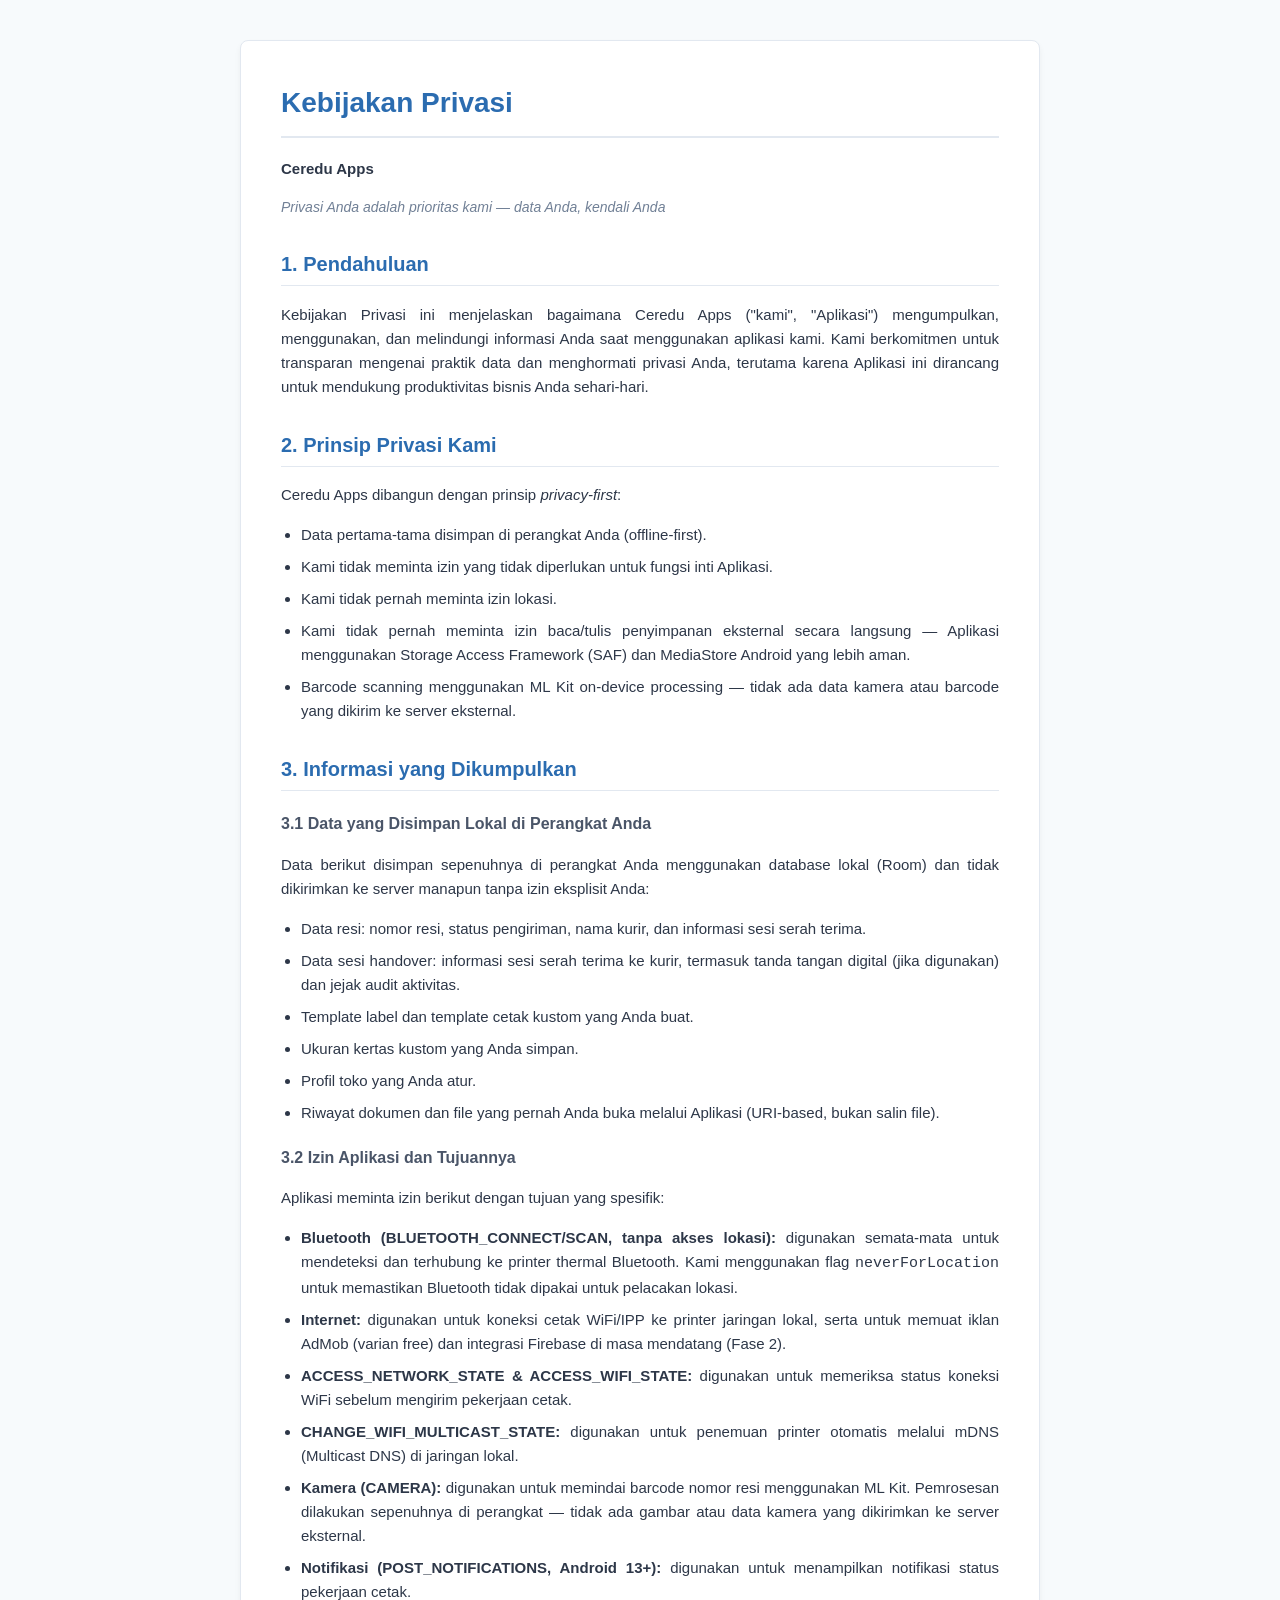
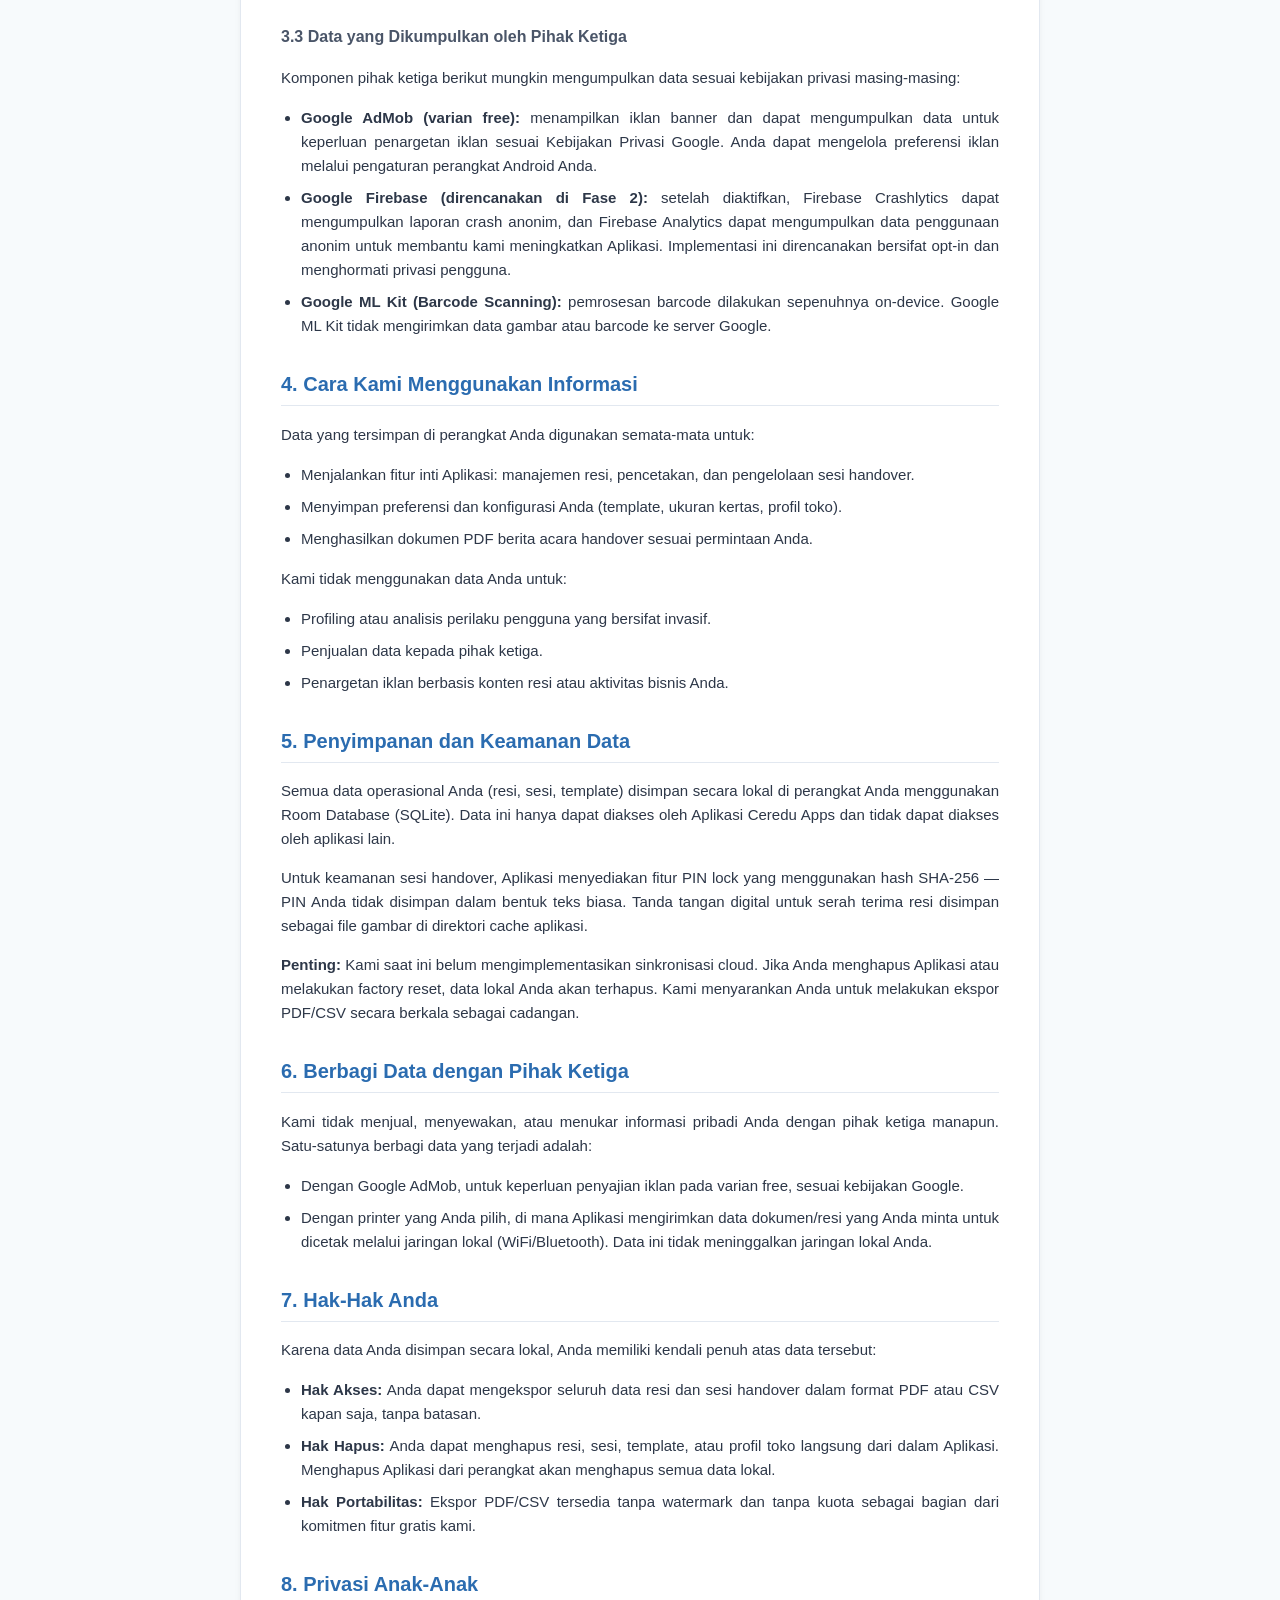
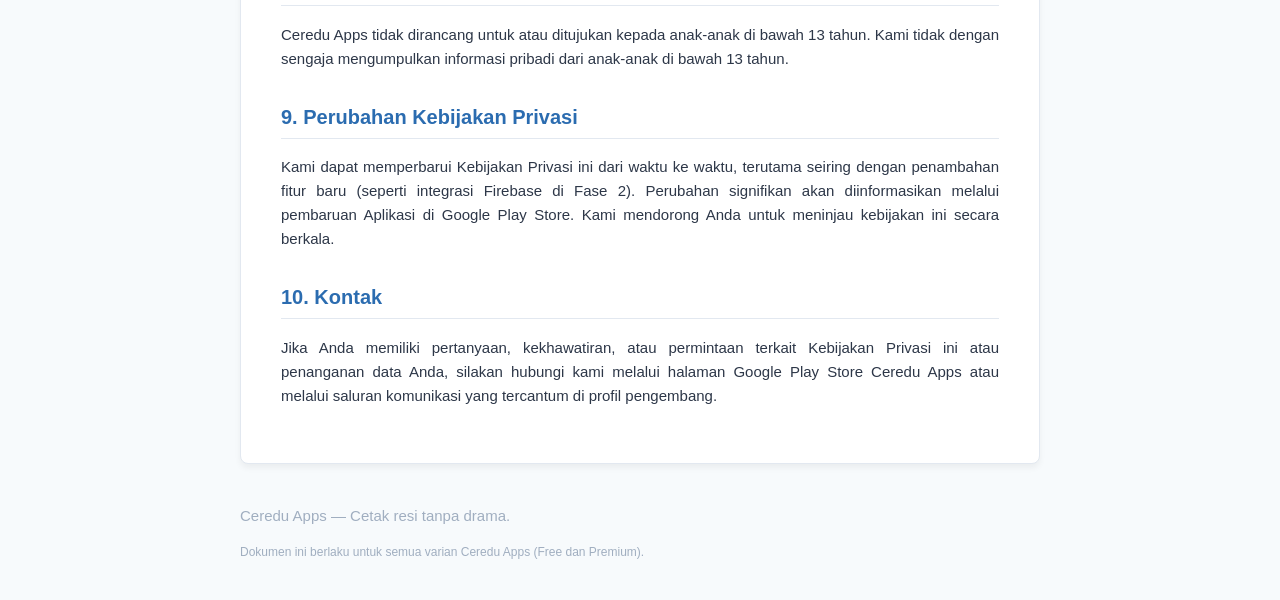
<file: privacy.html>
<!DOCTYPE html>
<html lang="id">
<head>
    <meta charset="UTF-8">
    <meta name="viewport" content="width=device-width, initial-scale=1.0">
    <title>Syarat Ketentuan & Kebijakan Privasi - Ceredu Apps</title>
    <style>
        :root {
            --primary-color: #2B6CB0;
            --text-color: #2D3748;
            --bg-color: #F7FAFC;
            --card-bg: #FFFFFF;
            --border-color: #E2E8F0;
        }

        body {
            font-family: -apple-system, BlinkMacSystemFont, "Segoe UI", Roboto, Helvetica, Arial, sans-serif;
            line-height: 1.6;
            color: var(--text-color);
            background-color: var(--bg-color);
            margin: 0;
            padding: 0;
        }

        .container {
            max-width: 800px;
            margin: 40px auto;
            padding: 0 20px;
        }

        .card {
            background: var(--card-bg);
            padding: 40px;
            border-radius: 8px;
            box-shadow: 0 4px 6px rgba(0, 0, 0, 0.05);
            border: 1px solid var(--border-color);
            margin-bottom: 30px;
        }

        h1 {
            color: var(--primary-color);
            font-size: 28px;
            margin-top: 0;
            border-bottom: 2px solid var(--border-color);
            padding-bottom: 10px;
        }

        h2 {
            color: var(--primary-color);
            font-size: 20px;
            margin-top: 30px;
            border-bottom: 1px solid var(--border-color);
            padding-bottom: 5px;
        }

        h3 {
            font-size: 16px;
            color: #4A5568;
            margin-top: 20px;
        }

        p, li {
            font-size: 15px;
            text-align: justify;
        }

        ul {
            padding-left: 20px;
        }

        li {
            margin-bottom: 8px;
        }

        .meta-date {
            font-style: italic;
            color: #718096;
            font-size: 14px;
            margin-bottom: 30px;
        }

        .badge {
            background-color: #EBF8FF;
            color: #2B6CB0;
            padding: 2px 8px;
            border-radius: 4px;
            font-size: 12px;
            font-weight: bold;
        }

        .footer-note {
            text-align: center;
            color: #A0AEC0;
            font-size: 14px;
            margin-top: 40px;
        }

        hr {
            border: 0;
            height: 1px;
            background: var(--border-color);
            margin: 40px 0;
        }
    </style>
</head>
<body>

<div class="container">
<div class="card">
        <h1>Kebijakan Privasi</h1>
        <p><strong>Ceredu Apps</strong></p>
        <p class="meta-date">Privasi Anda adalah prioritas kami — data Anda, kendali Anda</p>

        <h2>1. Pendahuluan</h2>
        <p>Kebijakan Privasi ini menjelaskan bagaimana Ceredu Apps ("kami", "Aplikasi") mengumpulkan, menggunakan, dan melindungi informasi Anda saat menggunakan aplikasi kami. Kami berkomitmen untuk transparan mengenai praktik data dan menghormati privasi Anda, terutama karena Aplikasi ini dirancang untuk mendukung produktivitas bisnis Anda sehari-hari.</p>

        <h2>2. Prinsip Privasi Kami</h2>
        <p>Ceredu Apps dibangun dengan prinsip <em>privacy-first</em>:</p>
        <ul>
            <li>Data pertama-tama disimpan di perangkat Anda (offline-first).</li>
            <li>Kami tidak meminta izin yang tidak diperlukan untuk fungsi inti Aplikasi.</li>
            <li>Kami tidak pernah meminta izin lokasi.</li>
            <li>Kami tidak pernah meminta izin baca/tulis penyimpanan eksternal secara langsung — Aplikasi menggunakan Storage Access Framework (SAF) dan MediaStore Android yang lebih aman.</li>
            <li>Barcode scanning menggunakan ML Kit on-device processing — tidak ada data kamera atau barcode yang dikirim ke server eksternal.</li>
        </ul>

        <h2>3. Informasi yang Dikumpulkan</h2>
        
        <h3>3.1 Data yang Disimpan Lokal di Perangkat Anda</h3>
        <p>Data berikut disimpan sepenuhnya di perangkat Anda menggunakan database lokal (Room) dan tidak dikirimkan ke server manapun tanpa izin eksplisit Anda:</p>
        <ul>
            <li>Data resi: nomor resi, status pengiriman, nama kurir, dan informasi sesi serah terima.</li>
            <li>Data sesi handover: informasi sesi serah terima ke kurir, termasuk tanda tangan digital (jika digunakan) dan jejak audit aktivitas.</li>
            <li>Template label dan template cetak kustom yang Anda buat.</li>
            <li>Ukuran kertas kustom yang Anda simpan.</li>
            <li>Profil toko yang Anda atur.</li>
            <li>Riwayat dokumen dan file yang pernah Anda buka melalui Aplikasi (URI-based, bukan salin file).</li>
        </ul>

        <h3>3.2 Izin Aplikasi dan Tujuannya</h3>
        <p>Aplikasi meminta izin berikut dengan tujuan yang spesifik:</p>
        <ul>
            <li><strong>Bluetooth (BLUETOOTH_CONNECT/SCAN, tanpa akses lokasi):</strong> digunakan semata-mata untuk mendeteksi dan terhubung ke printer thermal Bluetooth. Kami menggunakan flag <code>neverForLocation</code> untuk memastikan Bluetooth tidak dipakai untuk pelacakan lokasi.</li>
            <li><strong>Internet:</strong> digunakan untuk koneksi cetak WiFi/IPP ke printer jaringan lokal, serta untuk memuat iklan AdMob (varian free) dan integrasi Firebase di masa mendatang (Fase 2).</li>
            <li><strong>ACCESS_NETWORK_STATE & ACCESS_WIFI_STATE:</strong> digunakan untuk memeriksa status koneksi WiFi sebelum mengirim pekerjaan cetak.</li>
            <li><strong>CHANGE_WIFI_MULTICAST_STATE:</strong> digunakan untuk penemuan printer otomatis melalui mDNS (Multicast DNS) di jaringan lokal.</li>
            <li><strong>Kamera (CAMERA):</strong> digunakan untuk memindai barcode nomor resi menggunakan ML Kit. Pemrosesan dilakukan sepenuhnya di perangkat — tidak ada gambar atau data kamera yang dikirimkan ke server eksternal.</li>
            <li><strong>Notifikasi (POST_NOTIFICATIONS, Android 13+):</strong> digunakan untuk menampilkan notifikasi status pekerjaan cetak.</li>
        </ul>

        <h3>3.3 Data yang Dikumpulkan oleh Pihak Ketiga</h3>
        <p>Komponen pihak ketiga berikut mungkin mengumpulkan data sesuai kebijakan privasi masing-masing:</p>
        <ul>
            <li><strong>Google AdMob (varian free):</strong> menampilkan iklan banner dan dapat mengumpulkan data untuk keperluan penargetan iklan sesuai Kebijakan Privasi Google. Anda dapat mengelola preferensi iklan melalui pengaturan perangkat Android Anda.</li>
            <li><strong>Google Firebase (direncanakan di Fase 2):</strong> setelah diaktifkan, Firebase Crashlytics dapat mengumpulkan laporan crash anonim, dan Firebase Analytics dapat mengumpulkan data penggunaan anonim untuk membantu kami meningkatkan Aplikasi. Implementasi ini direncanakan bersifat opt-in dan menghormati privasi pengguna.</li>
            <li><strong>Google ML Kit (Barcode Scanning):</strong> pemrosesan barcode dilakukan sepenuhnya on-device. Google ML Kit tidak mengirimkan data gambar atau barcode ke server Google.</li>
        </ul>

        <h2>4. Cara Kami Menggunakan Informasi</h2>
        <p>Data yang tersimpan di perangkat Anda digunakan semata-mata untuk:</p>
        <ul>
            <li>Menjalankan fitur inti Aplikasi: manajemen resi, pencetakan, dan pengelolaan sesi handover.</li>
            <li>Menyimpan preferensi dan konfigurasi Anda (template, ukuran kertas, profil toko).</li>
            <li>Menghasilkan dokumen PDF berita acara handover sesuai permintaan Anda.</li>
        </ul>
        <p>Kami tidak menggunakan data Anda untuk:</p>
        <ul>
            <li>Profiling atau analisis perilaku pengguna yang bersifat invasif.</li>
            <li>Penjualan data kepada pihak ketiga.</li>
            <li>Penargetan iklan berbasis konten resi atau aktivitas bisnis Anda.</li>
        </ul>

        <h2>5. Penyimpanan dan Keamanan Data</h2>
        <p>Semua data operasional Anda (resi, sesi, template) disimpan secara lokal di perangkat Anda menggunakan Room Database (SQLite). Data ini hanya dapat diakses oleh Aplikasi Ceredu Apps dan tidak dapat diakses oleh aplikasi lain.</p>
        <p>Untuk keamanan sesi handover, Aplikasi menyediakan fitur PIN lock yang menggunakan hash SHA-256 — PIN Anda tidak disimpan dalam bentuk teks biasa. Tanda tangan digital untuk serah terima resi disimpan sebagai file gambar di direktori cache aplikasi.</p>
        <p><strong>Penting:</strong> Kami saat ini belum mengimplementasikan sinkronisasi cloud. Jika Anda menghapus Aplikasi atau melakukan factory reset, data lokal Anda akan terhapus. Kami menyarankan Anda untuk melakukan ekspor PDF/CSV secara berkala sebagai cadangan.</p>

        <h2>6. Berbagi Data dengan Pihak Ketiga</h2>
        <p>Kami tidak menjual, menyewakan, atau menukar informasi pribadi Anda dengan pihak ketiga manapun. Satu-satunya berbagi data yang terjadi adalah:</p>
        <ul>
            <li>Dengan Google AdMob, untuk keperluan penyajian iklan pada varian free, sesuai kebijakan Google.</li>
            <li>Dengan printer yang Anda pilih, di mana Aplikasi mengirimkan data dokumen/resi yang Anda minta untuk dicetak melalui jaringan lokal (WiFi/Bluetooth). Data ini tidak meninggalkan jaringan lokal Anda.</li>
        </ul>

        <h2>7. Hak-Hak Anda</h2>
        <p>Karena data Anda disimpan secara lokal, Anda memiliki kendali penuh atas data tersebut:</p>
        <ul>
            <li><strong>Hak Akses:</strong> Anda dapat mengekspor seluruh data resi dan sesi handover dalam format PDF atau CSV kapan saja, tanpa batasan.</li>
            <li><strong>Hak Hapus:</strong> Anda dapat menghapus resi, sesi, template, atau profil toko langsung dari dalam Aplikasi. Menghapus Aplikasi dari perangkat akan menghapus semua data lokal.</li>
            <li><strong>Hak Portabilitas:</strong> Ekspor PDF/CSV tersedia tanpa watermark dan tanpa kuota sebagai bagian dari komitmen fitur gratis kami.</li>
        </ul>

        <h2>8. Privasi Anak-Anak</h2>
        <p>Ceredu Apps tidak dirancang untuk atau ditujukan kepada anak-anak di bawah 13 tahun. Kami tidak dengan sengaja mengumpulkan informasi pribadi dari anak-anak di bawah 13 tahun.</p>

        <h2>9. Perubahan Kebijakan Privasi</h2>
        <p>Kami dapat memperbarui Kebijakan Privasi ini dari waktu ke waktu, terutama seiring dengan penambahan fitur baru (seperti integrasi Firebase di Fase 2). Perubahan signifikan akan diinformasikan melalui pembaruan Aplikasi di Google Play Store. Kami mendorong Anda untuk meninjau kebijakan ini secara berkala.</p>

        <h2>10. Kontak</h2>
        <p>Jika Anda memiliki pertanyaan, kekhawatiran, atau permintaan terkait Kebijakan Privasi ini atau penanganan data Anda, silakan hubungi kami melalui halaman Google Play Store Ceredu Apps atau melalui saluran komunikasi yang tercantum di profil pengembang.</p>
    </div>
    <div class="footer-note">

        <p>Ceredu Apps — Cetak resi tanpa drama.</p>
        <p style="font-size: 12px;">Dokumen ini berlaku untuk semua varian Ceredu Apps (Free dan Premium).</p>
    </div>
</div>

</body>
</html>
</file>
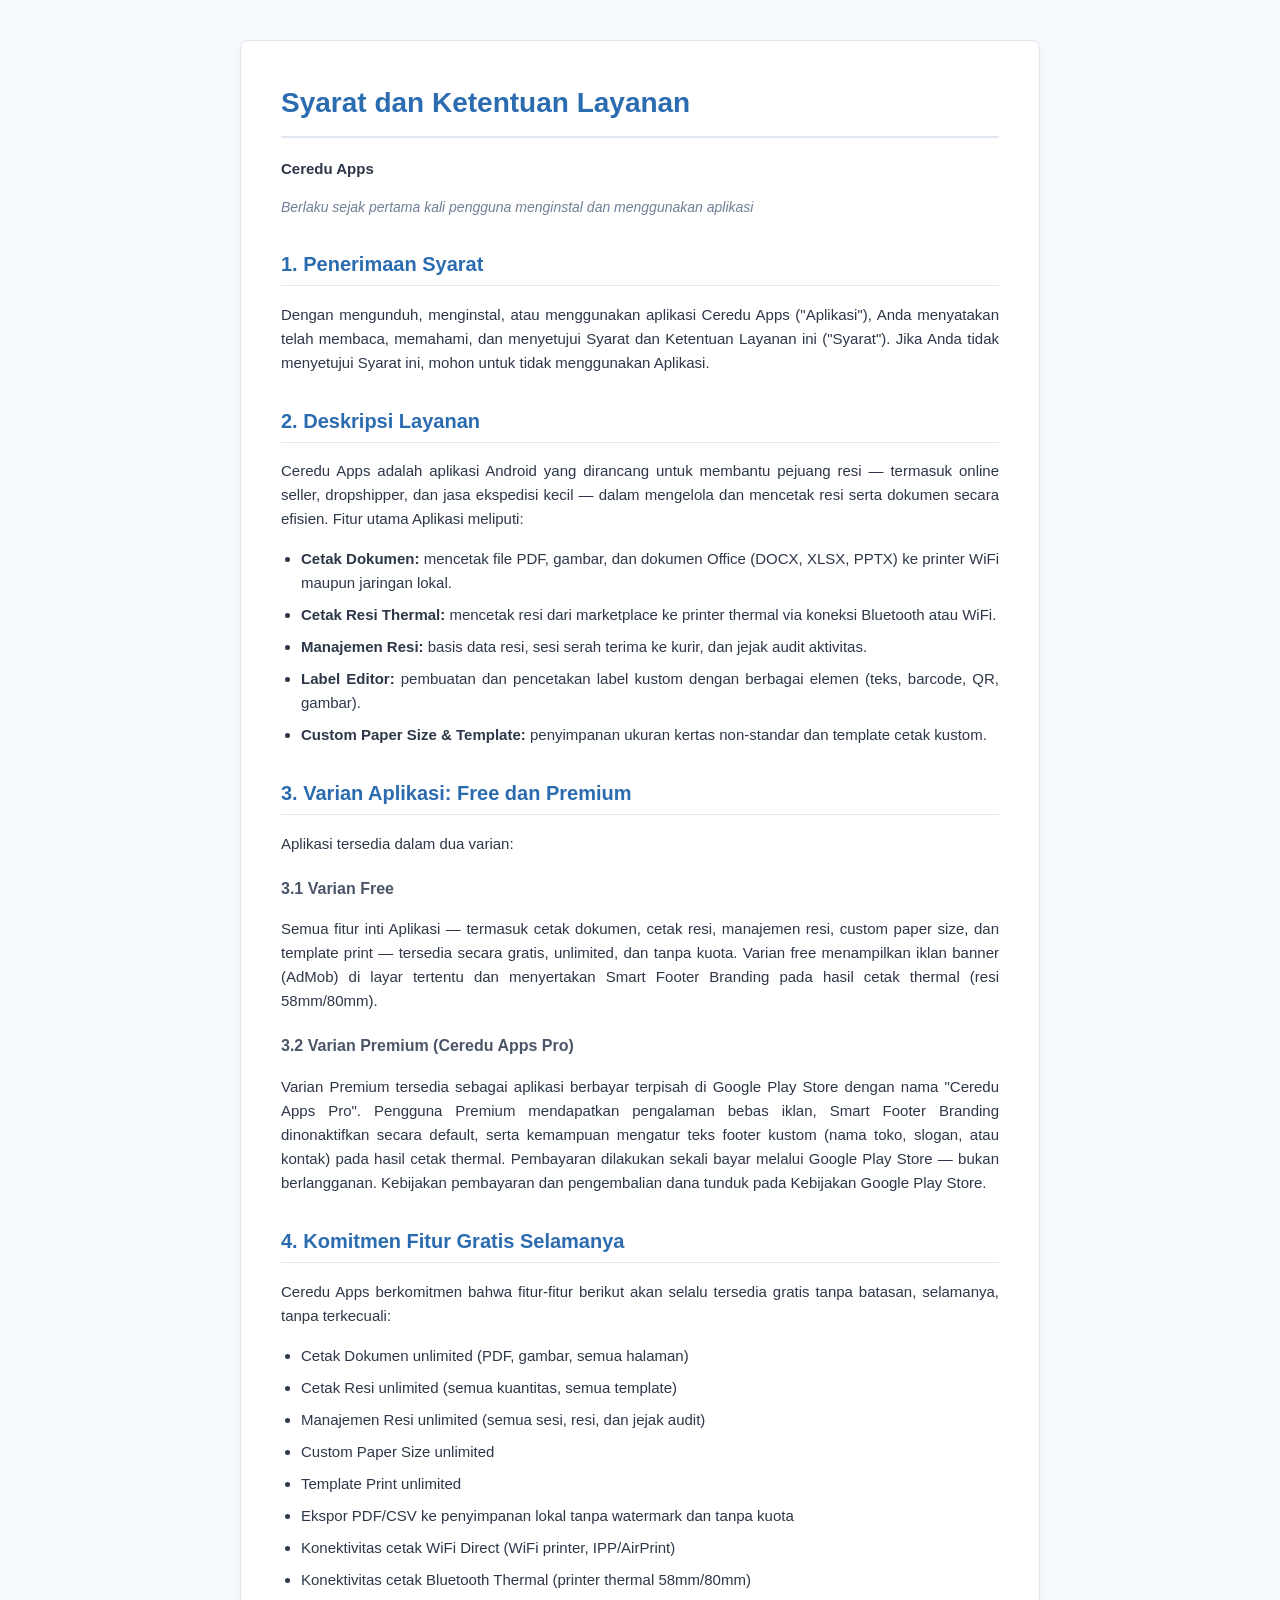
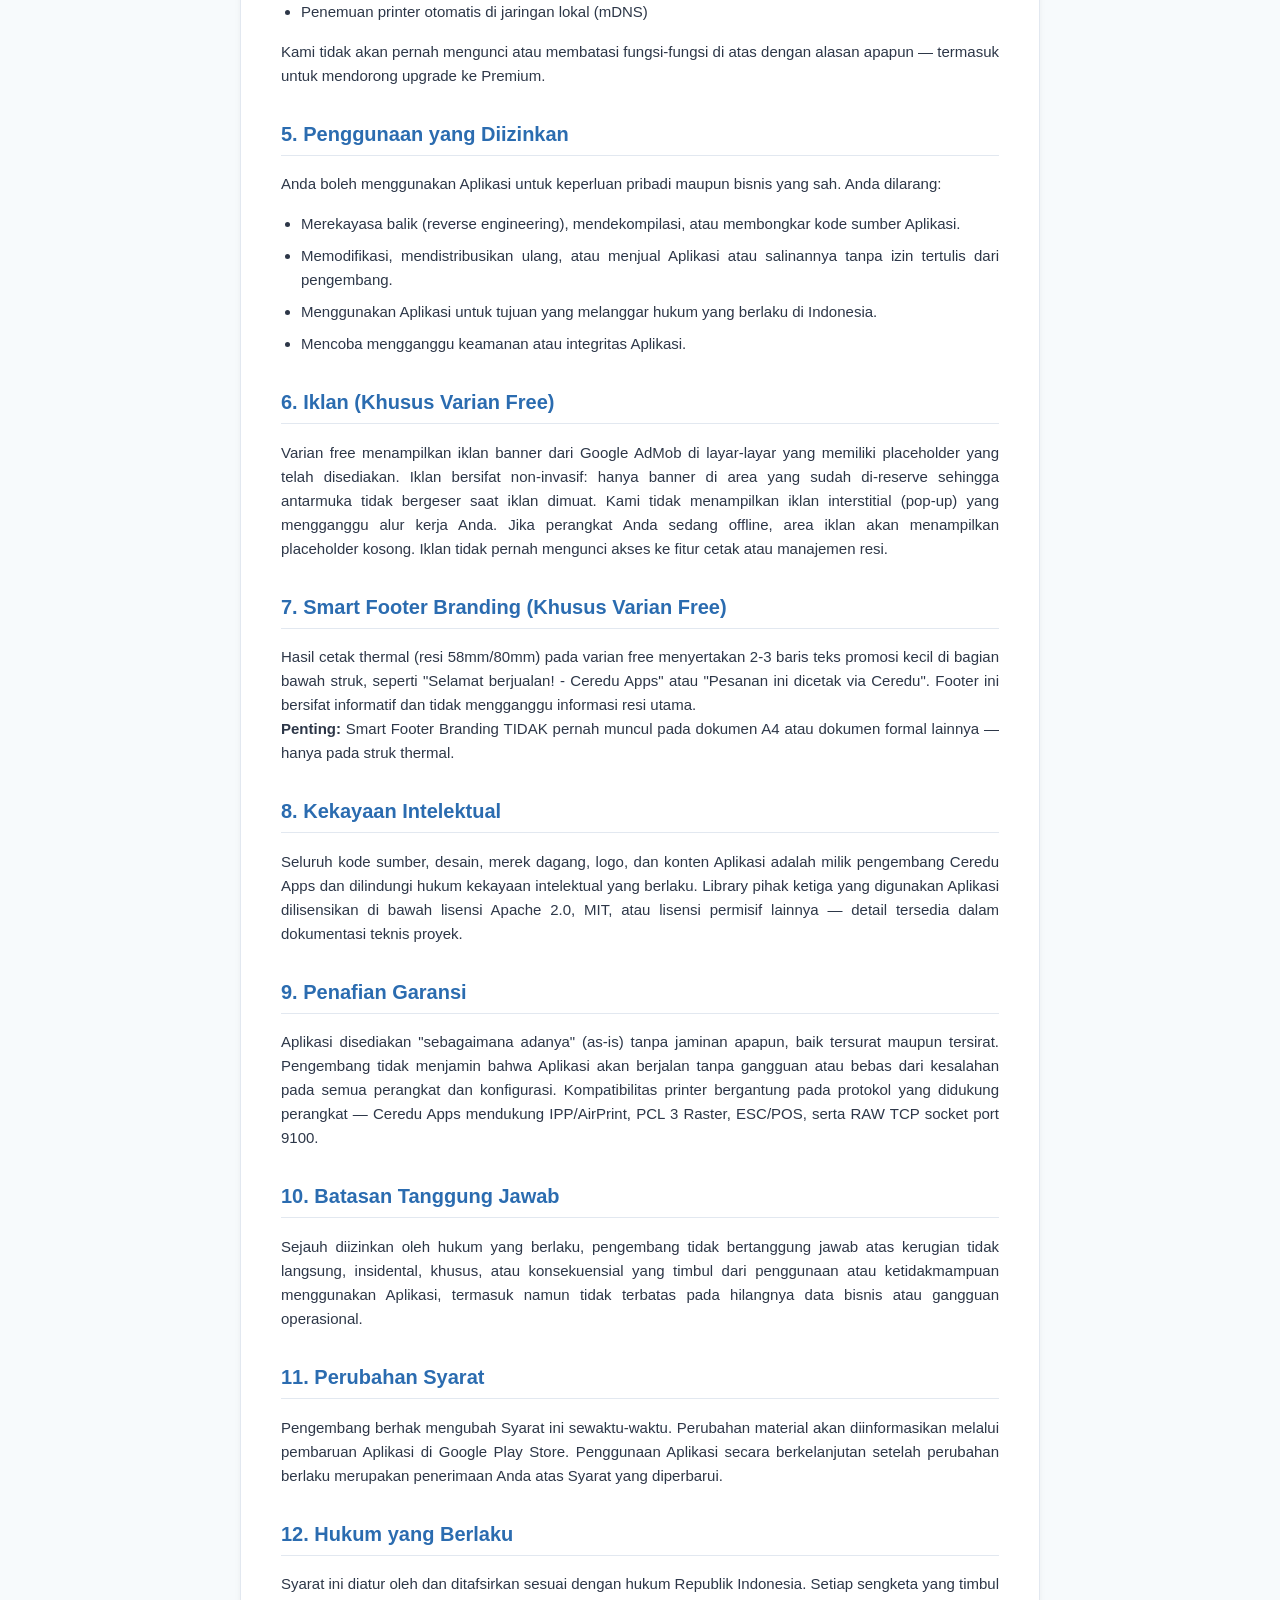
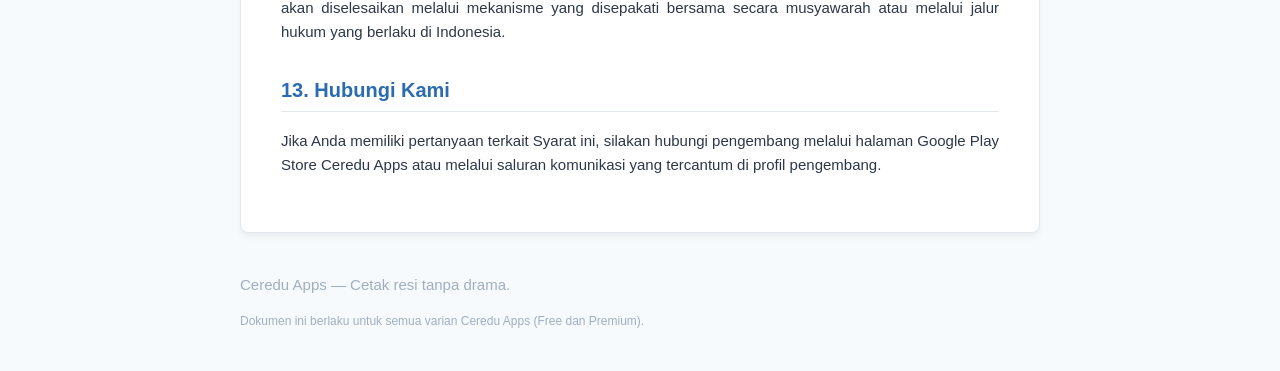
<file: tos.html>
<!DOCTYPE html>
<html lang="id">
<head>
    <meta charset="UTF-8">
    <meta name="viewport" content="width=device-width, initial-scale=1.0">
    <title>Syarat Ketentuan & Kebijakan Privasi - Ceredu Apps</title>
    <style>
        :root {
            --primary-color: #2B6CB0;
            --text-color: #2D3748;
            --bg-color: #F7FAFC;
            --card-bg: #FFFFFF;
            --border-color: #E2E8F0;
        }

        body {
            font-family: -apple-system, BlinkMacSystemFont, "Segoe UI", Roboto, Helvetica, Arial, sans-serif;
            line-height: 1.6;
            color: var(--text-color);
            background-color: var(--bg-color);
            margin: 0;
            padding: 0;
        }

        .container {
            max-width: 800px;
            margin: 40px auto;
            padding: 0 20px;
        }

        .card {
            background: var(--card-bg);
            padding: 40px;
            border-radius: 8px;
            box-shadow: 0 4px 6px rgba(0, 0, 0, 0.05);
            border: 1px solid var(--border-color);
            margin-bottom: 30px;
        }

        h1 {
            color: var(--primary-color);
            font-size: 28px;
            margin-top: 0;
            border-bottom: 2px solid var(--border-color);
            padding-bottom: 10px;
        }

        h2 {
            color: var(--primary-color);
            font-size: 20px;
            margin-top: 30px;
            border-bottom: 1px solid var(--border-color);
            padding-bottom: 5px;
        }

        h3 {
            font-size: 16px;
            color: #4A5568;
            margin-top: 20px;
        }

        p, li {
            font-size: 15px;
            text-align: justify;
        }

        ul {
            padding-left: 20px;
        }

        li {
            margin-bottom: 8px;
        }

        .meta-date {
            font-style: italic;
            color: #718096;
            font-size: 14px;
            margin-bottom: 30px;
        }

        .badge {
            background-color: #EBF8FF;
            color: #2B6CB0;
            padding: 2px 8px;
            border-radius: 4px;
            font-size: 12px;
            font-weight: bold;
        }

        .footer-note {
            text-align: center;
            color: #A0AEC0;
            font-size: 14px;
            margin-top: 40px;
        }

        hr {
            border: 0;
            height: 1px;
            background: var(--border-color);
            margin: 40px 0;
        }
    </style>
</head>
<body>

<div class="container">
<div class="card">
        <h1>Syarat dan Ketentuan Layanan</h1>
        <p><strong>Ceredu Apps</strong></p>
        <p class="meta-date">Berlaku sejak pertama kali pengguna menginstal dan menggunakan aplikasi</p>

        <h2>1. Penerimaan Syarat</h2>
        <p>Dengan mengunduh, menginstal, atau menggunakan aplikasi Ceredu Apps ("Aplikasi"), Anda menyatakan telah membaca, memahami, dan menyetujui Syarat dan Ketentuan Layanan ini ("Syarat"). Jika Anda tidak menyetujui Syarat ini, mohon untuk tidak menggunakan Aplikasi.</p>

        <h2>2. Deskripsi Layanan</h2>
        <p>Ceredu Apps adalah aplikasi Android yang dirancang untuk membantu pejuang resi — termasuk online seller, dropshipper, dan jasa ekspedisi kecil — dalam mengelola dan mencetak resi serta dokumen secara efisien. Fitur utama Aplikasi meliputi:</p>
        <ul>
            <li><strong>Cetak Dokumen:</strong> mencetak file PDF, gambar, dan dokumen Office (DOCX, XLSX, PPTX) ke printer WiFi maupun jaringan lokal.</li>
            <li><strong>Cetak Resi Thermal:</strong> mencetak resi dari marketplace ke printer thermal via koneksi Bluetooth atau WiFi.</li>
            <li><strong>Manajemen Resi:</strong> basis data resi, sesi serah terima ke kurir, dan jejak audit aktivitas.</li>
            <li><strong>Label Editor:</strong> pembuatan dan pencetakan label kustom dengan berbagai elemen (teks, barcode, QR, gambar).</li>
            <li><strong>Custom Paper Size & Template:</strong> penyimpanan ukuran kertas non-standar dan template cetak kustom.</li>
        </ul>

        <h2>3. Varian Aplikasi: Free dan Premium</h2>
        <p>Aplikasi tersedia dalam dua varian:</p>
        
        <h3>3.1 Varian Free</h3>
        <p>Semua fitur inti Aplikasi — termasuk cetak dokumen, cetak resi, manajemen resi, custom paper size, dan template print — tersedia secara gratis, unlimited, dan tanpa kuota. Varian free menampilkan iklan banner (AdMob) di layar tertentu dan menyertakan Smart Footer Branding pada hasil cetak thermal (resi 58mm/80mm).</p>
        
        <h3>3.2 Varian Premium (Ceredu Apps Pro)</h3>
        <p>Varian Premium tersedia sebagai aplikasi berbayar terpisah di Google Play Store dengan nama "Ceredu Apps Pro". Pengguna Premium mendapatkan pengalaman bebas iklan, Smart Footer Branding dinonaktifkan secara default, serta kemampuan mengatur teks footer kustom (nama toko, slogan, atau kontak) pada hasil cetak thermal. Pembayaran dilakukan sekali bayar melalui Google Play Store — bukan berlangganan. Kebijakan pembayaran dan pengembalian dana tunduk pada Kebijakan Google Play Store.</p>

        <h2>4. Komitmen Fitur Gratis Selamanya</h2>
        <p>Ceredu Apps berkomitmen bahwa fitur-fitur berikut akan selalu tersedia gratis tanpa batasan, selamanya, tanpa terkecuali:</p>
        <ul>
            <li>Cetak Dokumen unlimited (PDF, gambar, semua halaman)</li>
            <li>Cetak Resi unlimited (semua kuantitas, semua template)</li>
            <li>Manajemen Resi unlimited (semua sesi, resi, dan jejak audit)</li>
            <li>Custom Paper Size unlimited</li>
            <li>Template Print unlimited</li>
            <li>Ekspor PDF/CSV ke penyimpanan lokal tanpa watermark dan tanpa kuota</li>
            <li>Konektivitas cetak WiFi Direct (WiFi printer, IPP/AirPrint)</li>
            <li>Konektivitas cetak Bluetooth Thermal (printer thermal 58mm/80mm)</li>
            <li>Penemuan printer otomatis di jaringan lokal (mDNS)</li>
        </ul>
        <p>Kami tidak akan pernah mengunci atau membatasi fungsi-fungsi di atas dengan alasan apapun — termasuk untuk mendorong upgrade ke Premium.</p>

        <h2>5. Penggunaan yang Diizinkan</h2>
        <p>Anda boleh menggunakan Aplikasi untuk keperluan pribadi maupun bisnis yang sah. Anda dilarang:</p>
        <ul>
            <li>Merekayasa balik (reverse engineering), mendekompilasi, atau membongkar kode sumber Aplikasi.</li>
            <li>Memodifikasi, mendistribusikan ulang, atau menjual Aplikasi atau salinannya tanpa izin tertulis dari pengembang.</li>
            <li>Menggunakan Aplikasi untuk tujuan yang melanggar hukum yang berlaku di Indonesia.</li>
            <li>Mencoba mengganggu keamanan atau integritas Aplikasi.</li>
        </ul>

        <h2>6. Iklan (Khusus Varian Free)</h2>
        <p>Varian free menampilkan iklan banner dari Google AdMob di layar-layar yang memiliki placeholder yang telah disediakan. Iklan bersifat non-invasif: hanya banner di area yang sudah di-reserve sehingga antarmuka tidak bergeser saat iklan dimuat. Kami tidak menampilkan iklan interstitial (pop-up) yang mengganggu alur kerja Anda. Jika perangkat Anda sedang offline, area iklan akan menampilkan placeholder kosong. Iklan tidak pernah mengunci akses ke fitur cetak atau manajemen resi.</p>

        <h2>7. Smart Footer Branding (Khusus Varian Free)</h2>
        <p>Hasil cetak thermal (resi 58mm/80mm) pada varian free menyertakan 2-3 baris teks promosi kecil di bagian bawah struk, seperti "Selamat berjualan! - Ceredu Apps" atau "Pesanan ini dicetak via Ceredu". Footer ini bersifat informatif dan tidak mengganggu informasi resi utama. <br><strong>Penting:</strong> Smart Footer Branding TIDAK pernah muncul pada dokumen A4 atau dokumen formal lainnya — hanya pada struk thermal.</p>

        <h2>8. Kekayaan Intelektual</h2>
        <p>Seluruh kode sumber, desain, merek dagang, logo, dan konten Aplikasi adalah milik pengembang Ceredu Apps dan dilindungi hukum kekayaan intelektual yang berlaku. Library pihak ketiga yang digunakan Aplikasi dilisensikan di bawah lisensi Apache 2.0, MIT, atau lisensi permisif lainnya — detail tersedia dalam dokumentasi teknis proyek.</p>

        <h2>9. Penafian Garansi</h2>
        <p>Aplikasi disediakan "sebagaimana adanya" (as-is) tanpa jaminan apapun, baik tersurat maupun tersirat. Pengembang tidak menjamin bahwa Aplikasi akan berjalan tanpa gangguan atau bebas dari kesalahan pada semua perangkat dan konfigurasi. Kompatibilitas printer bergantung pada protokol yang didukung perangkat — Ceredu Apps mendukung IPP/AirPrint, PCL 3 Raster, ESC/POS, serta RAW TCP socket port 9100.</p>

        <h2>10. Batasan Tanggung Jawab</h2>
        <p>Sejauh diizinkan oleh hukum yang berlaku, pengembang tidak bertanggung jawab atas kerugian tidak langsung, insidental, khusus, atau konsekuensial yang timbul dari penggunaan atau ketidakmampuan menggunakan Aplikasi, termasuk namun tidak terbatas pada hilangnya data bisnis atau gangguan operasional.</p>

        <h2>11. Perubahan Syarat</h2>
        <p>Pengembang berhak mengubah Syarat ini sewaktu-waktu. Perubahan material akan diinformasikan melalui pembaruan Aplikasi di Google Play Store. Penggunaan Aplikasi secara berkelanjutan setelah perubahan berlaku merupakan penerimaan Anda atas Syarat yang diperbarui.</p>

        <h2>12. Hukum yang Berlaku</h2>
        <p>Syarat ini diatur oleh dan ditafsirkan sesuai dengan hukum Republik Indonesia. Setiap sengketa yang timbul akan diselesaikan melalui mekanisme yang disepakati bersama secara musyawarah atau melalui jalur hukum yang berlaku di Indonesia.</p>

        <h2>13. Hubungi Kami</h2>
        <p>Jika Anda memiliki pertanyaan terkait Syarat ini, silakan hubungi pengembang melalui halaman Google Play Store Ceredu Apps atau melalui saluran komunikasi yang tercantum di profil pengembang.</p>
    </div>
    <div class="footer-note">

        <p>Ceredu Apps — Cetak resi tanpa drama.</p>
        <p style="font-size: 12px;">Dokumen ini berlaku untuk semua varian Ceredu Apps (Free dan Premium).</p>
    </div>
</div>

</body>
</html>
</file>
<file: assets/styles-B9x825_L.css>
@import"https://fonts.googleapis.com/css2?family=Inter:wght@400;500;600;700&family=Plus+Jakarta+Sans:wght@600;700;800&display=swap";@layer components;@layer properties{@supports (((-webkit-hyphens:none)) and (not (margin-trim:inline))) or ((-moz-orient:inline) and (not (color:rgb(from red r g b)))){*,:before,:after,::backdrop{--tw-translate-x:0;--tw-translate-y:0;--tw-translate-z:0;--tw-rotate-x:initial;--tw-rotate-y:initial;--tw-rotate-z:initial;--tw-skew-x:initial;--tw-skew-y:initial;--tw-space-y-reverse:0;--tw-space-x-reverse:0;--tw-border-style:solid;--tw-gradient-position:initial;--tw-gradient-from:#0000;--tw-gradient-via:#0000;--tw-gradient-to:#0000;--tw-gradient-stops:initial;--tw-gradient-via-stops:initial;--tw-gradient-from-position:0%;--tw-gradient-via-position:50%;--tw-gradient-to-position:100%;--tw-leading:initial;--tw-font-weight:initial;--tw-tracking:initial;--tw-ordinal:initial;--tw-slashed-zero:initial;--tw-numeric-figure:initial;--tw-numeric-spacing:initial;--tw-numeric-fraction:initial;--tw-shadow:0 0 #0000;--tw-shadow-color:initial;--tw-shadow-alpha:100%;--tw-inset-shadow:0 0 #0000;--tw-inset-shadow-color:initial;--tw-inset-shadow-alpha:100%;--tw-ring-color:initial;--tw-ring-shadow:0 0 #0000;--tw-inset-ring-color:initial;--tw-inset-ring-shadow:0 0 #0000;--tw-ring-inset:initial;--tw-ring-offset-width:0px;--tw-ring-offset-color:#fff;--tw-ring-offset-shadow:0 0 #0000;--tw-outline-style:solid;--tw-blur:initial;--tw-brightness:initial;--tw-contrast:initial;--tw-grayscale:initial;--tw-hue-rotate:initial;--tw-invert:initial;--tw-opacity:initial;--tw-saturate:initial;--tw-sepia:initial;--tw-drop-shadow:initial;--tw-drop-shadow-color:initial;--tw-drop-shadow-alpha:100%;--tw-drop-shadow-size:initial;--tw-backdrop-blur:initial;--tw-backdrop-brightness:initial;--tw-backdrop-contrast:initial;--tw-backdrop-grayscale:initial;--tw-backdrop-hue-rotate:initial;--tw-backdrop-invert:initial;--tw-backdrop-opacity:initial;--tw-backdrop-saturate:initial;--tw-backdrop-sepia:initial;--tw-duration:initial;--tw-ease:initial;--tw-content:"";--tw-animation-delay:0s;--tw-animation-direction:normal;--tw-animation-duration:initial;--tw-animation-fill-mode:none;--tw-animation-iteration-count:1;--tw-enter-blur:0;--tw-enter-opacity:1;--tw-enter-rotate:0;--tw-enter-scale:1;--tw-enter-translate-x:0;--tw-enter-translate-y:0;--tw-exit-blur:0;--tw-exit-opacity:1;--tw-exit-rotate:0;--tw-exit-scale:1;--tw-exit-translate-x:0;--tw-exit-translate-y:0}}}@layer theme{:root,:host{--font-sans:"Inter", system-ui, sans-serif;--font-mono:ui-monospace, SFMono-Regular, Menlo, Monaco, Consolas, "Liberation Mono", "Courier New", monospace;--color-black:#000;--color-white:#fff;--spacing:.25rem;--container-sm:24rem;--container-md:28rem;--container-lg:32rem;--container-xl:36rem;--container-2xl:42rem;--container-3xl:48rem;--container-4xl:56rem;--container-6xl:72rem;--container-7xl:80rem;--text-xs:.75rem;--text-xs--line-height:calc(1 / .75);--text-sm:.875rem;--text-sm--line-height:calc(1.25 / .875);--text-base:1rem;--text-base--line-height: 1.5 ;--text-lg:1.125rem;--text-lg--line-height:calc(1.75 / 1.125);--text-xl:1.25rem;--text-xl--line-height:calc(1.75 / 1.25);--text-2xl:1.5rem;--text-2xl--line-height:calc(2 / 1.5);--text-3xl:1.875rem;--text-3xl--line-height: 1.2 ;--text-4xl:2.25rem;--text-4xl--line-height:calc(2.5 / 2.25);--text-5xl:3rem;--text-5xl--line-height:1;--text-6xl:3.75rem;--text-6xl--line-height:1;--text-7xl:4.5rem;--text-7xl--line-height:1;--font-weight-normal:400;--font-weight-medium:500;--font-weight-semibold:600;--font-weight-bold:700;--font-weight-extrabold:800;--tracking-tight:-.025em;--tracking-wide:.025em;--tracking-wider:.05em;--tracking-widest:.1em;--leading-tight:1.25;--leading-relaxed:1.625;--ease-out:cubic-bezier(0, 0, .2, 1);--ease-in-out:cubic-bezier(.4, 0, .2, 1);--animate-pulse:pulse 2s cubic-bezier(.4, 0, .6, 1) infinite;--blur-sm:8px;--blur-xl:24px;--blur-3xl:64px;--aspect-video:16 / 9;--default-transition-duration:.15s;--default-transition-timing-function:cubic-bezier(.4, 0, .2, 1);--default-font-family:"Inter", system-ui, sans-serif;--default-mono-font-family:var(--font-mono);--color-background:var(--background);--color-foreground:var(--foreground);--color-border:var(--border);--font-display:"Plus Jakarta Sans", "Inter", system-ui, sans-serif}}@layer base{*,:after,:before,::backdrop{box-sizing:border-box;border:0 solid;margin:0;padding:0}::file-selector-button{box-sizing:border-box;border:0 solid;margin:0;padding:0}html,:host{-webkit-text-size-adjust:100%;tab-size:4;line-height:1.5;font-family:var(--default-font-family,ui-sans-serif, system-ui, sans-serif, "Apple Color Emoji", "Segoe UI Emoji", "Segoe UI Symbol", "Noto Color Emoji");font-feature-settings:var(--default-font-feature-settings,normal);font-variation-settings:var(--default-font-variation-settings,normal);-webkit-tap-highlight-color:transparent}hr{height:0;color:inherit;border-top-width:1px}abbr:where([title]){-webkit-text-decoration:underline dotted;text-decoration:underline dotted}h1,h2,h3,h4,h5,h6{font-size:inherit;font-weight:inherit}a{color:inherit;-webkit-text-decoration:inherit;text-decoration:inherit}b,strong{font-weight:bolder}code,kbd,samp,pre{font-family:var(--default-mono-font-family,ui-monospace, SFMono-Regular, Menlo, Monaco, Consolas, "Liberation Mono", "Courier New", monospace);font-feature-settings:var(--default-mono-font-feature-settings,normal);font-variation-settings:var(--default-mono-font-variation-settings,normal);font-size:1em}small{font-size:80%}sub,sup{vertical-align:baseline;font-size:75%;line-height:0;position:relative}sub{bottom:-.25em}sup{top:-.5em}table{text-indent:0;border-color:inherit;border-collapse:collapse}:-moz-focusring{outline:auto}progress{vertical-align:baseline}summary{display:list-item}ol,ul,menu{list-style:none}img,svg,video,canvas,audio,iframe,embed,object{vertical-align:middle;display:block}img,video{max-width:100%;height:auto}button,input,select,optgroup,textarea{font:inherit;font-feature-settings:inherit;font-variation-settings:inherit;letter-spacing:inherit;color:inherit;opacity:1;background-color:#0000;border-radius:0}::file-selector-button{font:inherit;font-feature-settings:inherit;font-variation-settings:inherit;letter-spacing:inherit;color:inherit;opacity:1;background-color:#0000;border-radius:0}:where(select:is([multiple],[size])) optgroup{font-weight:bolder}:where(select:is([multiple],[size])) optgroup option{padding-inline-start:20px}::file-selector-button{margin-inline-end:4px}::placeholder{opacity:1}@supports (not ((-webkit-appearance:-apple-pay-button))) or (contain-intrinsic-size:1px){::placeholder{color:currentColor}@supports (color:color-mix(in lab,red,red)){::placeholder{color:color-mix(in oklab,currentcolor 50%,transparent)}}}textarea{resize:vertical}::-webkit-search-decoration{-webkit-appearance:none}::-webkit-date-and-time-value{min-height:1lh;text-align:inherit}::-webkit-datetime-edit{display:inline-flex}::-webkit-datetime-edit-fields-wrapper{padding:0}::-webkit-datetime-edit{padding-block:0}::-webkit-datetime-edit-year-field{padding-block:0}::-webkit-datetime-edit-month-field{padding-block:0}::-webkit-datetime-edit-day-field{padding-block:0}::-webkit-datetime-edit-hour-field{padding-block:0}::-webkit-datetime-edit-minute-field{padding-block:0}::-webkit-datetime-edit-second-field{padding-block:0}::-webkit-datetime-edit-millisecond-field{padding-block:0}::-webkit-datetime-edit-meridiem-field{padding-block:0}::-webkit-calendar-picker-indicator{line-height:1}:-moz-ui-invalid{box-shadow:none}button,input:where([type=button],[type=reset],[type=submit]){appearance:button}::file-selector-button{appearance:button}::-webkit-inner-spin-button{height:auto}::-webkit-outer-spin-button{height:auto}[hidden]:where(:not([hidden=until-found])){display:none!important}*{border-color:var(--color-border)}body{background-color:var(--color-background);color:var(--color-foreground)}html{scroll-behavior:smooth}body{font-family:var(--font-sans)}h1,h2,h3,h4{font-family:var(--font-display);letter-spacing:-.02em}}@layer utilities{.pointer-events-none{pointer-events:none}.invisible{visibility:hidden}.sr-only{clip-path:inset(50%);white-space:nowrap;border-width:0;width:1px;height:1px;margin:-1px;padding:0;position:absolute;overflow:hidden}.absolute{position:absolute}.fixed{position:fixed}.relative{position:relative}.inset-0{inset:calc(var(--spacing) * 0)}.inset-x-0{inset-inline:calc(var(--spacing) * 0)}.inset-y-0{inset-block:calc(var(--spacing) * 0)}.start{inset-inline-start:var(--spacing)}.-top-3{top:calc(var(--spacing) * -3)}.-top-12{top:calc(var(--spacing) * -12)}.-top-20{top:calc(var(--spacing) * -20)}.top-0{top:calc(var(--spacing) * 0)}.top-1\.5{top:calc(var(--spacing) * 1.5)}.top-1\/2{top:50%}.top-3{top:calc(var(--spacing) * 3)}.top-3\.5{top:calc(var(--spacing) * 3.5)}.top-4{top:calc(var(--spacing) * 4)}.top-20{top:calc(var(--spacing) * 20)}.top-\[1px\]{top:1px}.top-\[50\%\]{top:50%}.top-\[60\%\]{top:60%}.top-full{top:100%}.-right-4{right:calc(var(--spacing) * -4)}.-right-12{right:calc(var(--spacing) * -12)}.-right-20{right:calc(var(--spacing) * -20)}.right-0{right:calc(var(--spacing) * 0)}.right-1{right:calc(var(--spacing) * 1)}.right-2{right:calc(var(--spacing) * 2)}.right-3{right:calc(var(--spacing) * 3)}.right-4{right:calc(var(--spacing) * 4)}.right-8{right:calc(var(--spacing) * 8)}.right-10{right:calc(var(--spacing) * 10)}.-bottom-12{bottom:calc(var(--spacing) * -12)}.-bottom-20{bottom:calc(var(--spacing) * -20)}.bottom-0{bottom:calc(var(--spacing) * 0)}.bottom-24{bottom:calc(var(--spacing) * 24)}.-left-6{left:calc(var(--spacing) * -6)}.-left-12{left:calc(var(--spacing) * -12)}.-left-20{left:calc(var(--spacing) * -20)}.left-0{left:calc(var(--spacing) * 0)}.left-1\/2{left:50%}.left-2{left:calc(var(--spacing) * 2)}.left-\[50\%\]{left:50%}.-z-10{z-index:-10}.z-10{z-index:10}.z-20{z-index:20}.z-50{z-index:50}.z-\[1\]{z-index:1}.z-\[100\]{z-index:100}.-mx-1{margin-inline:calc(var(--spacing) * -1)}.mx-2{margin-inline:calc(var(--spacing) * 2)}.mx-3\.5{margin-inline:calc(var(--spacing) * 3.5)}.mx-auto{margin-inline:auto}.my-0\.5{margin-block:calc(var(--spacing) * .5)}.my-1{margin-block:calc(var(--spacing) * 1)}.-mt-4{margin-top:calc(var(--spacing) * -4)}.mt-0\.5{margin-top:calc(var(--spacing) * .5)}.mt-1{margin-top:calc(var(--spacing) * 1)}.mt-1\.5{margin-top:calc(var(--spacing) * 1.5)}.mt-2{margin-top:calc(var(--spacing) * 2)}.mt-3{margin-top:calc(var(--spacing) * 3)}.mt-4{margin-top:calc(var(--spacing) * 4)}.mt-5{margin-top:calc(var(--spacing) * 5)}.mt-6{margin-top:calc(var(--spacing) * 6)}.mt-8{margin-top:calc(var(--spacing) * 8)}.mt-10{margin-top:calc(var(--spacing) * 10)}.mt-12{margin-top:calc(var(--spacing) * 12)}.mt-14{margin-top:calc(var(--spacing) * 14)}.mt-24{margin-top:calc(var(--spacing) * 24)}.mt-auto{margin-top:auto}.mr-2{margin-right:calc(var(--spacing) * 2)}.mb-1{margin-bottom:calc(var(--spacing) * 1)}.-ml-4{margin-left:calc(var(--spacing) * -4)}.ml-1{margin-left:calc(var(--spacing) * 1)}.ml-3{margin-left:calc(var(--spacing) * 3)}.ml-auto{margin-left:auto}.block{display:block}.flex{display:flex}.grid{display:grid}.hidden{display:none}.inline{display:inline}.inline-flex{display:inline-flex}.table{display:table}.aspect-\[9\/19\]{aspect-ratio:9/19}.aspect-square{aspect-ratio:1}.aspect-video{aspect-ratio:var(--aspect-video)}.size-\(--cell-size\){width:var(--cell-size);height:var(--cell-size)}.size-4{width:calc(var(--spacing) * 4);height:calc(var(--spacing) * 4)}.h-\(--cell-size\){height:var(--cell-size)}.h-1\.5{height:calc(var(--spacing) * 1.5)}.h-2{height:calc(var(--spacing) * 2)}.h-2\.5{height:calc(var(--spacing) * 2.5)}.h-3{height:calc(var(--spacing) * 3)}.h-3\.5{height:calc(var(--spacing) * 3.5)}.h-4{height:calc(var(--spacing) * 4)}.h-5{height:calc(var(--spacing) * 5)}.h-6{height:calc(var(--spacing) * 6)}.h-7{height:calc(var(--spacing) * 7)}.h-8{height:calc(var(--spacing) * 8)}.h-9{height:calc(var(--spacing) * 9)}.h-10{height:calc(var(--spacing) * 10)}.h-12{height:calc(var(--spacing) * 12)}.h-16{height:calc(var(--spacing) * 16)}.h-72{height:calc(var(--spacing) * 72)}.h-\[1px\]{height:1px}.h-\[600px\]{height:600px}.h-\[var\(--radix-navigation-menu-viewport-height\)\]{height:var(--radix-navigation-menu-viewport-height)}.h-\[var\(--radix-select-trigger-height\)\]{height:var(--radix-select-trigger-height)}.h-auto{height:auto}.h-full{height:100%}.h-px{height:1px}.h-svh{height:100svh}.max-h-\(--radix-context-menu-content-available-height\){max-height:var(--radix-context-menu-content-available-height)}.max-h-\(--radix-select-content-available-height\){max-height:var(--radix-select-content-available-height)}.max-h-\[85vh\]{max-height:85vh}.max-h-\[300px\]{max-height:300px}.max-h-\[var\(--radix-dropdown-menu-content-available-height\)\]{max-height:var(--radix-dropdown-menu-content-available-height)}.min-h-0{min-height:calc(var(--spacing) * 0)}.min-h-\[60px\]{min-height:60px}.min-h-screen{min-height:100vh}.min-h-svh{min-height:100svh}.w-\(--cell-size\){width:var(--cell-size)}.w-\(--sidebar-width\){width:var(--sidebar-width)}.w-0{width:calc(var(--spacing) * 0)}.w-1{width:calc(var(--spacing) * 1)}.w-1\.5{width:calc(var(--spacing) * 1.5)}.w-2{width:calc(var(--spacing) * 2)}.w-2\.5{width:calc(var(--spacing) * 2.5)}.w-3{width:calc(var(--spacing) * 3)}.w-3\.5{width:calc(var(--spacing) * 3.5)}.w-3\/4{width:75%}.w-4{width:calc(var(--spacing) * 4)}.w-5{width:calc(var(--spacing) * 5)}.w-6{width:calc(var(--spacing) * 6)}.w-7{width:calc(var(--spacing) * 7)}.w-8{width:calc(var(--spacing) * 8)}.w-9{width:calc(var(--spacing) * 9)}.w-10{width:calc(var(--spacing) * 10)}.w-12{width:calc(var(--spacing) * 12)}.w-28{width:calc(var(--spacing) * 28)}.w-44{width:calc(var(--spacing) * 44)}.w-48{width:calc(var(--spacing) * 48)}.w-64{width:calc(var(--spacing) * 64)}.w-72{width:calc(var(--spacing) * 72)}.w-\[1px\]{width:1px}.w-\[87\%\]{width:87%}.w-\[100px\]{width:100px}.w-\[280px\]{width:280px}.w-\[1100px\]{width:1100px}.w-auto{width:auto}.w-fit{width:fit-content}.w-full{width:100%}.w-max{width:max-content}.w-px{width:1px}.max-w-\(--skeleton-width\){max-width:var(--skeleton-width)}.max-w-2xl{max-width:var(--container-2xl)}.max-w-3xl{max-width:var(--container-3xl)}.max-w-4xl{max-width:var(--container-4xl)}.max-w-6xl{max-width:var(--container-6xl)}.max-w-7xl{max-width:var(--container-7xl)}.max-w-lg{max-width:var(--container-lg)}.max-w-max{max-width:max-content}.max-w-md{max-width:var(--container-md)}.max-w-sm{max-width:var(--container-sm)}.max-w-xl{max-width:var(--container-xl)}.min-w-\(--cell-size\){min-width:var(--cell-size)}.min-w-0{min-width:calc(var(--spacing) * 0)}.min-w-5{min-width:calc(var(--spacing) * 5)}.min-w-8{min-width:calc(var(--spacing) * 8)}.min-w-9{min-width:calc(var(--spacing) * 9)}.min-w-10{min-width:calc(var(--spacing) * 10)}.min-w-\[8rem\]{min-width:8rem}.min-w-\[12rem\]{min-width:12rem}.min-w-\[var\(--radix-select-trigger-width\)\]{min-width:var(--radix-select-trigger-width)}.flex-1{flex:1}.shrink-0{flex-shrink:0}.grow{flex-grow:1}.grow-0{flex-grow:0}.basis-full{flex-basis:100%}.caption-bottom{caption-side:bottom}.border-collapse{border-collapse:collapse}.origin-\(--radix-context-menu-content-transform-origin\){transform-origin:var(--radix-context-menu-content-transform-origin)}.origin-\(--radix-dropdown-menu-content-transform-origin\){transform-origin:var(--radix-dropdown-menu-content-transform-origin)}.origin-\(--radix-hover-card-content-transform-origin\){transform-origin:var(--radix-hover-card-content-transform-origin)}.origin-\(--radix-menubar-content-transform-origin\){transform-origin:var(--radix-menubar-content-transform-origin)}.origin-\(--radix-popover-content-transform-origin\){transform-origin:var(--radix-popover-content-transform-origin)}.origin-\(--radix-select-content-transform-origin\){transform-origin:var(--radix-select-content-transform-origin)}.origin-\(--radix-tooltip-content-transform-origin\){transform-origin:var(--radix-tooltip-content-transform-origin)}.-translate-x-1\/2{--tw-translate-x: -50% ;translate:var(--tw-translate-x) var(--tw-translate-y)}.-translate-x-px{--tw-translate-x:-1px;translate:var(--tw-translate-x) var(--tw-translate-y)}.translate-x-\[-50\%\]{--tw-translate-x:-50%;translate:var(--tw-translate-x) var(--tw-translate-y)}.translate-x-px{--tw-translate-x:1px;translate:var(--tw-translate-x) var(--tw-translate-y)}.-translate-y-1\/2{--tw-translate-y: -50% ;translate:var(--tw-translate-x) var(--tw-translate-y)}.translate-y-\[-50\%\]{--tw-translate-y:-50%;translate:var(--tw-translate-x) var(--tw-translate-y)}.rotate-45{rotate:45deg}.rotate-90{rotate:90deg}.transform{transform:var(--tw-rotate-x,) var(--tw-rotate-y,) var(--tw-rotate-z,) var(--tw-skew-x,) var(--tw-skew-y,)}.animate-caret-blink{animation:1.25s ease-out infinite caret-blink}.animate-in{animation:enter var(--tw-animation-duration,var(--tw-duration,.15s))var(--tw-ease,ease)var(--tw-animation-delay,0s)var(--tw-animation-iteration-count,1)var(--tw-animation-direction,normal)var(--tw-animation-fill-mode,none)}.animate-pulse{animation:var(--animate-pulse)}.cursor-default{cursor:default}.cursor-pointer{cursor:pointer}.touch-none{touch-action:none}.list-none{list-style-type:none}.grid-cols-2{grid-template-columns:repeat(2,minmax(0,1fr))}.grid-rows-\[0fr\]{grid-template-rows:0fr}.grid-rows-\[1fr\]{grid-template-rows:1fr}.flex-col{flex-direction:column}.flex-col-reverse{flex-direction:column-reverse}.flex-row{flex-direction:row}.flex-wrap{flex-wrap:wrap}.place-content-center{place-content:center}.items-baseline{align-items:baseline}.items-center{align-items:center}.items-end{align-items:flex-end}.items-start{align-items:flex-start}.items-stretch{align-items:stretch}.justify-between{justify-content:space-between}.justify-center{justify-content:center}.gap-1{gap:calc(var(--spacing) * 1)}.gap-1\.5{gap:calc(var(--spacing) * 1.5)}.gap-2{gap:calc(var(--spacing) * 2)}.gap-3{gap:calc(var(--spacing) * 3)}.gap-4{gap:calc(var(--spacing) * 4)}.gap-5{gap:calc(var(--spacing) * 5)}.gap-6{gap:calc(var(--spacing) * 6)}.gap-8{gap:calc(var(--spacing) * 8)}.gap-12{gap:calc(var(--spacing) * 12)}:where(.space-y-1\.5>:not(:last-child)){--tw-space-y-reverse:0;margin-block-start:calc(calc(var(--spacing) * 1.5) * var(--tw-space-y-reverse));margin-block-end:calc(calc(var(--spacing) * 1.5) * calc(1 - var(--tw-space-y-reverse)))}:where(.space-y-2>:not(:last-child)){--tw-space-y-reverse:0;margin-block-start:calc(calc(var(--spacing) * 2) * var(--tw-space-y-reverse));margin-block-end:calc(calc(var(--spacing) * 2) * calc(1 - var(--tw-space-y-reverse)))}:where(.space-y-3>:not(:last-child)){--tw-space-y-reverse:0;margin-block-start:calc(calc(var(--spacing) * 3) * var(--tw-space-y-reverse));margin-block-end:calc(calc(var(--spacing) * 3) * calc(1 - var(--tw-space-y-reverse)))}:where(.-space-x-2>:not(:last-child)){--tw-space-x-reverse:0;margin-inline-start:calc(calc(var(--spacing) * -2) * var(--tw-space-x-reverse));margin-inline-end:calc(calc(var(--spacing) * -2) * calc(1 - var(--tw-space-x-reverse)))}:where(.space-x-1>:not(:last-child)){--tw-space-x-reverse:0;margin-inline-start:calc(calc(var(--spacing) * 1) * var(--tw-space-x-reverse));margin-inline-end:calc(calc(var(--spacing) * 1) * calc(1 - var(--tw-space-x-reverse)))}.overflow-auto{overflow:auto}.overflow-hidden{overflow:hidden}.overflow-x-hidden{overflow-x:hidden}.overflow-y-auto{overflow-y:auto}.rounded-2xl{border-radius:calc(var(--radius) + 8px)}.rounded-3xl{border-radius:calc(var(--radius) + 12px)}.rounded-\[2\.4rem\]{border-radius:2.4rem}.rounded-\[2\.5rem\]{border-radius:2.5rem}.rounded-\[2px\]{border-radius:2px}.rounded-\[3rem\]{border-radius:3rem}.rounded-\[inherit\]{border-radius:inherit}.rounded-full{border-radius:3.40282e38px}.rounded-lg{border-radius:var(--radius)}.rounded-md{border-radius:calc(var(--radius) - 2px)}.rounded-none{border-radius:0}.rounded-sm{border-radius:calc(var(--radius) - 4px)}.rounded-xl{border-radius:calc(var(--radius) + 4px)}.rounded-t-\[10px\]{border-top-left-radius:10px;border-top-right-radius:10px}.rounded-l-md{border-top-left-radius:calc(var(--radius) - 2px);border-bottom-left-radius:calc(var(--radius) - 2px)}.rounded-tl-sm{border-top-left-radius:calc(var(--radius) - 4px)}.rounded-r-md{border-top-right-radius:calc(var(--radius) - 2px);border-bottom-right-radius:calc(var(--radius) - 2px)}.rounded-b-2xl{border-bottom-right-radius:calc(var(--radius) + 8px);border-bottom-left-radius:calc(var(--radius) + 8px)}.border{border-style:var(--tw-border-style);border-width:1px}.border-2{border-style:var(--tw-border-style);border-width:2px}.border-\[1\.5px\]{border-style:var(--tw-border-style);border-width:1.5px}.border-y{border-block-style:var(--tw-border-style);border-block-width:1px}.border-t{border-top-style:var(--tw-border-style);border-top-width:1px}.border-r{border-right-style:var(--tw-border-style);border-right-width:1px}.border-b{border-bottom-style:var(--tw-border-style);border-bottom-width:1px}.border-l{border-left-style:var(--tw-border-style);border-left-width:1px}.border-dashed{--tw-border-style:dashed;border-style:dashed}.border-\(--color-border\){border-color:var(--color-border)}.border-background{border-color:var(--background)}.border-border,.border-border\/50{border-color:var(--border)}@supports (color:color-mix(in lab,red,red)){.border-border\/50{border-color:color-mix(in oklab,var(--border) 50%,transparent)}}.border-border\/60{border-color:var(--border)}@supports (color:color-mix(in lab,red,red)){.border-border\/60{border-color:color-mix(in oklab,var(--border) 60%,transparent)}}.border-destructive\/50{border-color:var(--destructive)}@supports (color:color-mix(in lab,red,red)){.border-destructive\/50{border-color:color-mix(in oklab,var(--destructive) 50%,transparent)}}.border-input{border-color:var(--input)}.border-primary,.border-primary\/30{border-color:var(--primary)}@supports (color:color-mix(in lab,red,red)){.border-primary\/30{border-color:color-mix(in oklab,var(--primary) 30%,transparent)}}.border-primary\/50{border-color:var(--primary)}@supports (color:color-mix(in lab,red,red)){.border-primary\/50{border-color:color-mix(in oklab,var(--primary) 50%,transparent)}}.border-sidebar-border{border-color:var(--sidebar-border)}.border-transparent{border-color:#0000}.border-white\/10{border-color:#ffffff1a}@supports (color:color-mix(in lab,red,red)){.border-white\/10{border-color:color-mix(in oklab,var(--color-white) 10%,transparent)}}.border-t-transparent{border-top-color:#0000}.border-l-transparent{border-left-color:#0000}.bg-\(--color-bg\){background-color:var(--color-bg)}.bg-accent{background-color:var(--accent)}.bg-accent-yellow,.bg-accent-yellow\/30{background-color:var(--accent-yellow)}@supports (color:color-mix(in lab,red,red)){.bg-accent-yellow\/30{background-color:color-mix(in oklab,var(--accent-yellow) 30%,transparent)}}.bg-background,.bg-background\/75{background-color:var(--background)}@supports (color:color-mix(in lab,red,red)){.bg-background\/75{background-color:color-mix(in oklab,var(--background) 75%,transparent)}}.bg-black\/80{background-color:#000c}@supports (color:color-mix(in lab,red,red)){.bg-black\/80{background-color:color-mix(in oklab,var(--color-black) 80%,transparent)}}.bg-border{background-color:var(--border)}.bg-card{background-color:var(--card)}.bg-destructive{background-color:var(--destructive)}.bg-foreground,.bg-foreground\/60{background-color:var(--foreground)}@supports (color:color-mix(in lab,red,red)){.bg-foreground\/60{background-color:color-mix(in oklab,var(--foreground) 60%,transparent)}}.bg-muted,.bg-muted\/50{background-color:var(--muted)}@supports (color:color-mix(in lab,red,red)){.bg-muted\/50{background-color:color-mix(in oklab,var(--muted) 50%,transparent)}}.bg-popover{background-color:var(--popover)}.bg-primary,.bg-primary\/10{background-color:var(--primary)}@supports (color:color-mix(in lab,red,red)){.bg-primary\/10{background-color:color-mix(in oklab,var(--primary) 10%,transparent)}}.bg-primary\/20{background-color:var(--primary)}@supports (color:color-mix(in lab,red,red)){.bg-primary\/20{background-color:color-mix(in oklab,var(--primary) 20%,transparent)}}.bg-secondary,.bg-secondary\/40{background-color:var(--secondary)}@supports (color:color-mix(in lab,red,red)){.bg-secondary\/40{background-color:color-mix(in oklab,var(--secondary) 40%,transparent)}}.bg-sidebar{background-color:var(--sidebar)}.bg-sidebar-border{background-color:var(--sidebar-border)}.bg-transparent{background-color:#0000}.bg-white\/10{background-color:#ffffff1a}@supports (color:color-mix(in lab,red,red)){.bg-white\/10{background-color:color-mix(in oklab,var(--color-white) 10%,transparent)}}.bg-gradient-to-br{--tw-gradient-position:to bottom right in oklab;background-image:linear-gradient(var(--tw-gradient-stops))}.from-primary{--tw-gradient-from:var(--primary);--tw-gradient-stops:var(--tw-gradient-via-stops,var(--tw-gradient-position), var(--tw-gradient-from) var(--tw-gradient-from-position), var(--tw-gradient-to) var(--tw-gradient-to-position))}.via-primary{--tw-gradient-via:var(--primary);--tw-gradient-via-stops:var(--tw-gradient-position), var(--tw-gradient-from) var(--tw-gradient-from-position), var(--tw-gradient-via) var(--tw-gradient-via-position), var(--tw-gradient-to) var(--tw-gradient-to-position);--tw-gradient-stops:var(--tw-gradient-via-stops)}.to-primary-deep{--tw-gradient-to:var(--primary-deep);--tw-gradient-stops:var(--tw-gradient-via-stops,var(--tw-gradient-position), var(--tw-gradient-from) var(--tw-gradient-from-position), var(--tw-gradient-to) var(--tw-gradient-to-position))}.fill-accent-yellow,.fill-accent-yellow\/30{fill:var(--accent-yellow)}@supports (color:color-mix(in lab,red,red)){.fill-accent-yellow\/30{fill:color-mix(in oklab,var(--accent-yellow) 30%,transparent)}}.fill-current{fill:currentColor}.fill-primary{fill:var(--primary)}.p-0{padding:calc(var(--spacing) * 0)}.p-0\.5{padding:calc(var(--spacing) * .5)}.p-1{padding:calc(var(--spacing) * 1)}.p-2{padding:calc(var(--spacing) * 2)}.p-3{padding:calc(var(--spacing) * 3)}.p-4{padding:calc(var(--spacing) * 4)}.p-5{padding:calc(var(--spacing) * 5)}.p-6{padding:calc(var(--spacing) * 6)}.p-7{padding:calc(var(--spacing) * 7)}.p-8{padding:calc(var(--spacing) * 8)}.p-10{padding:calc(var(--spacing) * 10)}.p-\[1px\]{padding:1px}.px-\(--cell-size\){padding-inline:var(--cell-size)}.px-1{padding-inline:calc(var(--spacing) * 1)}.px-1\.5{padding-inline:calc(var(--spacing) * 1.5)}.px-2{padding-inline:calc(var(--spacing) * 2)}.px-2\.5{padding-inline:calc(var(--spacing) * 2.5)}.px-3{padding-inline:calc(var(--spacing) * 3)}.px-4{padding-inline:calc(var(--spacing) * 4)}.px-5{padding-inline:calc(var(--spacing) * 5)}.px-6{padding-inline:calc(var(--spacing) * 6)}.px-8{padding-inline:calc(var(--spacing) * 8)}.py-0\.5{padding-block:calc(var(--spacing) * .5)}.py-1{padding-block:calc(var(--spacing) * 1)}.py-1\.5{padding-block:calc(var(--spacing) * 1.5)}.py-2{padding-block:calc(var(--spacing) * 2)}.py-2\.5{padding-block:calc(var(--spacing) * 2.5)}.py-3{padding-block:calc(var(--spacing) * 3)}.py-3\.5{padding-block:calc(var(--spacing) * 3.5)}.py-4{padding-block:calc(var(--spacing) * 4)}.py-6{padding-block:calc(var(--spacing) * 6)}.py-10{padding-block:calc(var(--spacing) * 10)}.py-20{padding-block:calc(var(--spacing) * 20)}.pt-0{padding-top:calc(var(--spacing) * 0)}.pt-3{padding-top:calc(var(--spacing) * 3)}.pt-4{padding-top:calc(var(--spacing) * 4)}.pt-28{padding-top:calc(var(--spacing) * 28)}.pr-1{padding-right:calc(var(--spacing) * 1)}.pr-2{padding-right:calc(var(--spacing) * 2)}.pr-2\.5{padding-right:calc(var(--spacing) * 2.5)}.pr-8{padding-right:calc(var(--spacing) * 8)}.pb-3{padding-bottom:calc(var(--spacing) * 3)}.pb-4{padding-bottom:calc(var(--spacing) * 4)}.pb-5{padding-bottom:calc(var(--spacing) * 5)}.pb-20{padding-bottom:calc(var(--spacing) * 20)}.pl-2{padding-left:calc(var(--spacing) * 2)}.pl-2\.5{padding-left:calc(var(--spacing) * 2.5)}.pl-4{padding-left:calc(var(--spacing) * 4)}.pl-8{padding-left:calc(var(--spacing) * 8)}.text-center{text-align:center}.text-left{text-align:left}.align-middle{vertical-align:middle}.font-display{font-family:Plus Jakarta Sans,Inter,system-ui,sans-serif}.font-mono{font-family:var(--font-mono)}.text-2xl{font-size:var(--text-2xl);line-height:var(--tw-leading,var(--text-2xl--line-height))}.text-3xl{font-size:var(--text-3xl);line-height:var(--tw-leading,var(--text-3xl--line-height))}.text-4xl{font-size:var(--text-4xl);line-height:var(--tw-leading,var(--text-4xl--line-height))}.text-5xl{font-size:var(--text-5xl);line-height:var(--tw-leading,var(--text-5xl--line-height))}.text-7xl{font-size:var(--text-7xl);line-height:var(--tw-leading,var(--text-7xl--line-height))}.text-base{font-size:var(--text-base);line-height:var(--tw-leading,var(--text-base--line-height))}.text-lg{font-size:var(--text-lg);line-height:var(--tw-leading,var(--text-lg--line-height))}.text-sm{font-size:var(--text-sm);line-height:var(--tw-leading,var(--text-sm--line-height))}.text-xl{font-size:var(--text-xl);line-height:var(--tw-leading,var(--text-xl--line-height))}.text-xs{font-size:var(--text-xs);line-height:var(--tw-leading,var(--text-xs--line-height))}.text-\[0\.8rem\]{font-size:.8rem}.text-\[10px\]{font-size:10px}.text-\[11px\]{font-size:11px}.leading-\[1\.05\]{--tw-leading:1.05;line-height:1.05}.leading-none{--tw-leading:1;line-height:1}.leading-relaxed{--tw-leading:var(--leading-relaxed);line-height:var(--leading-relaxed)}.leading-tight{--tw-leading:var(--leading-tight);line-height:var(--leading-tight)}.font-bold{--tw-font-weight:var(--font-weight-bold);font-weight:var(--font-weight-bold)}.font-extrabold{--tw-font-weight:var(--font-weight-extrabold);font-weight:var(--font-weight-extrabold)}.font-medium{--tw-font-weight:var(--font-weight-medium);font-weight:var(--font-weight-medium)}.font-normal{--tw-font-weight:var(--font-weight-normal);font-weight:var(--font-weight-normal)}.font-semibold{--tw-font-weight:var(--font-weight-semibold);font-weight:var(--font-weight-semibold)}.tracking-tight{--tw-tracking:var(--tracking-tight);letter-spacing:var(--tracking-tight)}.tracking-wide{--tw-tracking:var(--tracking-wide);letter-spacing:var(--tracking-wide)}.tracking-wider{--tw-tracking:var(--tracking-wider);letter-spacing:var(--tracking-wider)}.tracking-widest{--tw-tracking:var(--tracking-widest);letter-spacing:var(--tracking-widest)}.break-words{overflow-wrap:break-word}.whitespace-nowrap{white-space:nowrap}.text-accent-foreground{color:var(--accent-foreground)}.text-accent-yellow{color:var(--accent-yellow)}.text-accent-yellow-foreground{color:var(--accent-yellow-foreground)}.text-background{color:var(--background)}.text-card-foreground{color:var(--card-foreground)}.text-current{color:currentColor}.text-destructive{color:var(--destructive)}.text-destructive-foreground{color:var(--destructive-foreground)}.text-foreground{color:var(--foreground)}.text-muted-foreground{color:var(--muted-foreground)}.text-popover-foreground{color:var(--popover-foreground)}.text-primary{color:var(--primary)}.text-primary-foreground{color:var(--primary-foreground)}.text-secondary-foreground{color:var(--secondary-foreground)}.text-sidebar-foreground,.text-sidebar-foreground\/70{color:var(--sidebar-foreground)}@supports (color:color-mix(in lab,red,red)){.text-sidebar-foreground\/70{color:color-mix(in oklab,var(--sidebar-foreground) 70%,transparent)}}.text-white\/40{color:#fff6}@supports (color:color-mix(in lab,red,red)){.text-white\/40{color:color-mix(in oklab,var(--color-white) 40%,transparent)}}.uppercase{text-transform:uppercase}.tabular-nums{--tw-numeric-spacing:tabular-nums;font-variant-numeric:var(--tw-ordinal,) var(--tw-slashed-zero,) var(--tw-numeric-figure,) var(--tw-numeric-spacing,) var(--tw-numeric-fraction,)}.line-through{text-decoration-line:line-through}.underline-offset-4{text-underline-offset:4px}.antialiased{-webkit-font-smoothing:antialiased;-moz-osx-font-smoothing:grayscale}.opacity-0{opacity:0}.opacity-50{opacity:.5}.opacity-60{opacity:.6}.opacity-70{opacity:.7}.opacity-80{opacity:.8}.opacity-85{opacity:.85}.opacity-100{opacity:1}.shadow{--tw-shadow:0 1px 3px 0 var(--tw-shadow-color,#0000001a), 0 1px 2px -1px var(--tw-shadow-color,#0000001a);box-shadow:var(--tw-inset-shadow),var(--tw-inset-ring-shadow),var(--tw-ring-offset-shadow),var(--tw-ring-shadow),var(--tw-shadow)}.shadow-2xl{--tw-shadow:0 25px 50px -12px var(--tw-shadow-color,#00000040);box-shadow:var(--tw-inset-shadow),var(--tw-inset-ring-shadow),var(--tw-ring-offset-shadow),var(--tw-ring-shadow),var(--tw-shadow)}.shadow-\[0_0_0_1px_var\(--sidebar-border\)\]{--tw-shadow:0 0 0 1px var(--tw-shadow-color,var(--sidebar-border));box-shadow:var(--tw-inset-shadow),var(--tw-inset-ring-shadow),var(--tw-ring-offset-shadow),var(--tw-ring-shadow),var(--tw-shadow)}.shadow-lg{--tw-shadow:0 10px 15px -3px var(--tw-shadow-color,#0000001a), 0 4px 6px -4px var(--tw-shadow-color,#0000001a);box-shadow:var(--tw-inset-shadow),var(--tw-inset-ring-shadow),var(--tw-ring-offset-shadow),var(--tw-ring-shadow),var(--tw-shadow)}.shadow-md{--tw-shadow:0 4px 6px -1px var(--tw-shadow-color,#0000001a), 0 2px 4px -2px var(--tw-shadow-color,#0000001a);box-shadow:var(--tw-inset-shadow),var(--tw-inset-ring-shadow),var(--tw-ring-offset-shadow),var(--tw-ring-shadow),var(--tw-shadow)}.shadow-none{--tw-shadow:0 0 #0000;box-shadow:var(--tw-inset-shadow),var(--tw-inset-ring-shadow),var(--tw-ring-offset-shadow),var(--tw-ring-shadow),var(--tw-shadow)}.shadow-sm{--tw-shadow:0 1px 3px 0 var(--tw-shadow-color,#0000001a), 0 1px 2px -1px var(--tw-shadow-color,#0000001a);box-shadow:var(--tw-inset-shadow),var(--tw-inset-ring-shadow),var(--tw-ring-offset-shadow),var(--tw-ring-shadow),var(--tw-shadow)}.shadow-xl{--tw-shadow:0 20px 25px -5px var(--tw-shadow-color,#0000001a), 0 8px 10px -6px var(--tw-shadow-color,#0000001a);box-shadow:var(--tw-inset-shadow),var(--tw-inset-ring-shadow),var(--tw-ring-offset-shadow),var(--tw-ring-shadow),var(--tw-shadow)}.shadow-xs{--tw-shadow:0 1px 2px 0 var(--tw-shadow-color,#0000000d);box-shadow:var(--tw-inset-shadow),var(--tw-inset-ring-shadow),var(--tw-ring-offset-shadow),var(--tw-ring-shadow),var(--tw-shadow)}.ring-0{--tw-ring-shadow:var(--tw-ring-inset,) 0 0 0 calc(0px + var(--tw-ring-offset-width)) var(--tw-ring-color,currentcolor);box-shadow:var(--tw-inset-shadow),var(--tw-inset-ring-shadow),var(--tw-ring-offset-shadow),var(--tw-ring-shadow),var(--tw-shadow)}.ring-1{--tw-ring-shadow:var(--tw-ring-inset,) 0 0 0 calc(1px + var(--tw-ring-offset-width)) var(--tw-ring-color,currentcolor);box-shadow:var(--tw-inset-shadow),var(--tw-inset-ring-shadow),var(--tw-ring-offset-shadow),var(--tw-ring-shadow),var(--tw-shadow)}.shadow-accent-yellow\/30{--tw-shadow-color:var(--accent-yellow)}@supports (color:color-mix(in lab,red,red)){.shadow-accent-yellow\/30{--tw-shadow-color:color-mix(in oklab, color-mix(in oklab, var(--accent-yellow) 30%, transparent) var(--tw-shadow-alpha), transparent)}}.shadow-primary\/30{--tw-shadow-color:var(--primary)}@supports (color:color-mix(in lab,red,red)){.shadow-primary\/30{--tw-shadow-color:color-mix(in oklab, color-mix(in oklab, var(--primary) 30%, transparent) var(--tw-shadow-alpha), transparent)}}.ring-ring{--tw-ring-color:var(--ring)}.ring-sidebar-ring{--tw-ring-color:var(--sidebar-ring)}.ring-offset-background{--tw-ring-offset-color:var(--background)}.outline{outline-style:var(--tw-outline-style);outline-width:1px}.blur-3xl{--tw-blur:blur(var(--blur-3xl));filter:var(--tw-blur,) var(--tw-brightness,) var(--tw-contrast,) var(--tw-grayscale,) var(--tw-hue-rotate,) var(--tw-invert,) var(--tw-saturate,) var(--tw-sepia,) var(--tw-drop-shadow,)}.backdrop-blur{--tw-backdrop-blur:blur(8px);-webkit-backdrop-filter:var(--tw-backdrop-blur,) var(--tw-backdrop-brightness,) var(--tw-backdrop-contrast,) var(--tw-backdrop-grayscale,) var(--tw-backdrop-hue-rotate,) var(--tw-backdrop-invert,) var(--tw-backdrop-opacity,) var(--tw-backdrop-saturate,) var(--tw-backdrop-sepia,);backdrop-filter:var(--tw-backdrop-blur,) var(--tw-backdrop-brightness,) var(--tw-backdrop-contrast,) var(--tw-backdrop-grayscale,) var(--tw-backdrop-hue-rotate,) var(--tw-backdrop-invert,) var(--tw-backdrop-opacity,) var(--tw-backdrop-saturate,) var(--tw-backdrop-sepia,)}.backdrop-blur-sm{--tw-backdrop-blur:blur(var(--blur-sm));-webkit-backdrop-filter:var(--tw-backdrop-blur,) var(--tw-backdrop-brightness,) var(--tw-backdrop-contrast,) var(--tw-backdrop-grayscale,) var(--tw-backdrop-hue-rotate,) var(--tw-backdrop-invert,) var(--tw-backdrop-opacity,) var(--tw-backdrop-saturate,) var(--tw-backdrop-sepia,);backdrop-filter:var(--tw-backdrop-blur,) var(--tw-backdrop-brightness,) var(--tw-backdrop-contrast,) var(--tw-backdrop-grayscale,) var(--tw-backdrop-hue-rotate,) var(--tw-backdrop-invert,) var(--tw-backdrop-opacity,) var(--tw-backdrop-saturate,) var(--tw-backdrop-sepia,)}.backdrop-blur-xl{--tw-backdrop-blur:blur(var(--blur-xl));-webkit-backdrop-filter:var(--tw-backdrop-blur,) var(--tw-backdrop-brightness,) var(--tw-backdrop-contrast,) var(--tw-backdrop-grayscale,) var(--tw-backdrop-hue-rotate,) var(--tw-backdrop-invert,) var(--tw-backdrop-opacity,) var(--tw-backdrop-saturate,) var(--tw-backdrop-sepia,);backdrop-filter:var(--tw-backdrop-blur,) var(--tw-backdrop-brightness,) var(--tw-backdrop-contrast,) var(--tw-backdrop-grayscale,) var(--tw-backdrop-hue-rotate,) var(--tw-backdrop-invert,) var(--tw-backdrop-opacity,) var(--tw-backdrop-saturate,) var(--tw-backdrop-sepia,)}.transition{transition-property:color,background-color,border-color,outline-color,text-decoration-color,fill,stroke,--tw-gradient-from,--tw-gradient-via,--tw-gradient-to,opacity,box-shadow,transform,translate,scale,rotate,filter,-webkit-backdrop-filter,backdrop-filter,display,content-visibility,overlay,pointer-events;transition-timing-function:var(--tw-ease,var(--default-transition-timing-function));transition-duration:var(--tw-duration,var(--default-transition-duration))}.transition-\[left\,right\,width\]{transition-property:left,right,width;transition-timing-function:var(--tw-ease,var(--default-transition-timing-function));transition-duration:var(--tw-duration,var(--default-transition-duration))}.transition-\[margin\,opacity\]{transition-property:margin,opacity;transition-timing-function:var(--tw-ease,var(--default-transition-timing-function));transition-duration:var(--tw-duration,var(--default-transition-duration))}.transition-\[width\,height\,padding\]{transition-property:width,height,padding;transition-timing-function:var(--tw-ease,var(--default-transition-timing-function));transition-duration:var(--tw-duration,var(--default-transition-duration))}.transition-\[width\]{transition-property:width;transition-timing-function:var(--tw-ease,var(--default-transition-timing-function));transition-duration:var(--tw-duration,var(--default-transition-duration))}.transition-all{transition-property:all;transition-timing-function:var(--tw-ease,var(--default-transition-timing-function));transition-duration:var(--tw-duration,var(--default-transition-duration))}.transition-colors{transition-property:color,background-color,border-color,outline-color,text-decoration-color,fill,stroke,--tw-gradient-from,--tw-gradient-via,--tw-gradient-to;transition-timing-function:var(--tw-ease,var(--default-transition-timing-function));transition-duration:var(--tw-duration,var(--default-transition-duration))}.transition-opacity{transition-property:opacity;transition-timing-function:var(--tw-ease,var(--default-transition-timing-function));transition-duration:var(--tw-duration,var(--default-transition-duration))}.transition-transform{transition-property:transform,translate,scale,rotate;transition-timing-function:var(--tw-ease,var(--default-transition-timing-function));transition-duration:var(--tw-duration,var(--default-transition-duration))}.duration-200{--tw-duration:.2s;transition-duration:.2s}.duration-300{--tw-duration:.3s;transition-duration:.3s}.duration-1000{--tw-duration:1s;transition-duration:1s}.ease-in-out{--tw-ease:var(--ease-in-out);transition-timing-function:var(--ease-in-out)}.ease-linear{--tw-ease:linear;transition-timing-function:linear}.ease-out{--tw-ease:var(--ease-out);transition-timing-function:var(--ease-out)}.fade-in-0{--tw-enter-opacity:0}.outline-none{--tw-outline-style:none;outline-style:none}.select-none{-webkit-user-select:none;user-select:none}.zoom-in-95{--tw-enter-scale:.95}.\[--cell-size\:2rem\]{--cell-size:2rem}.fade-in{--tw-enter-opacity:0}.group-focus-within\/menu-item\:opacity-100:is(:where(.group\/menu-item):focus-within *){opacity:1}@media(hover:hover){.group-hover\:translate-x-0\.5:is(:where(.group):hover *){--tw-translate-x:calc(var(--spacing) * .5);translate:var(--tw-translate-x) var(--tw-translate-y)}.group-hover\:bg-accent-yellow:is(:where(.group):hover *){background-color:var(--accent-yellow)}.group-hover\:text-accent-yellow-foreground:is(:where(.group):hover *){color:var(--accent-yellow-foreground)}.group-hover\/menu-item\:opacity-100:is(:where(.group\/menu-item):hover *){opacity:1}}.group-has-\[\[data-sidebar\=menu-action\]\]\/menu-item\:pr-8:is(:where(.group\/menu-item):has([data-sidebar=menu-action]) *){padding-right:calc(var(--spacing) * 8)}.group-data-\[collapsible\=icon\]\:-mt-8:is(:where(.group)[data-collapsible=icon] *){margin-top:calc(var(--spacing) * -8)}.group-data-\[collapsible\=icon\]\:hidden:is(:where(.group)[data-collapsible=icon] *){display:none}.group-data-\[collapsible\=icon\]\:\!size-8:is(:where(.group)[data-collapsible=icon] *){width:calc(var(--spacing) * 8)!important;height:calc(var(--spacing) * 8)!important}.group-data-\[collapsible\=icon\]\:w-\(--sidebar-width-icon\):is(:where(.group)[data-collapsible=icon] *){width:var(--sidebar-width-icon)}.group-data-\[collapsible\=icon\]\:w-\[calc\(var\(--sidebar-width-icon\)_\+_theme\(spacing\.4\)\)\]:is(:where(.group)[data-collapsible=icon] *){width:calc(var(--sidebar-width-icon) + 1rem)}.group-data-\[collapsible\=icon\]\:w-\[calc\(var\(--sidebar-width-icon\)_\+_theme\(spacing\.4\)_\+2px\)\]:is(:where(.group)[data-collapsible=icon] *){width:calc(var(--sidebar-width-icon) + 1rem + 2px)}.group-data-\[collapsible\=icon\]\:overflow-hidden:is(:where(.group)[data-collapsible=icon] *){overflow:hidden}.group-data-\[collapsible\=icon\]\:\!p-0:is(:where(.group)[data-collapsible=icon] *){padding:calc(var(--spacing) * 0)!important}.group-data-\[collapsible\=icon\]\:\!p-2:is(:where(.group)[data-collapsible=icon] *){padding:calc(var(--spacing) * 2)!important}.group-data-\[collapsible\=icon\]\:opacity-0:is(:where(.group)[data-collapsible=icon] *){opacity:0}.group-data-\[collapsible\=offcanvas\]\:right-\[calc\(var\(--sidebar-width\)\*-1\)\]:is(:where(.group)[data-collapsible=offcanvas] *){right:calc(var(--sidebar-width) * -1)}.group-data-\[collapsible\=offcanvas\]\:left-\[calc\(var\(--sidebar-width\)\*-1\)\]:is(:where(.group)[data-collapsible=offcanvas] *){left:calc(var(--sidebar-width) * -1)}.group-data-\[collapsible\=offcanvas\]\:w-0:is(:where(.group)[data-collapsible=offcanvas] *){width:calc(var(--spacing) * 0)}.group-data-\[collapsible\=offcanvas\]\:translate-x-0:is(:where(.group)[data-collapsible=offcanvas] *){--tw-translate-x:calc(var(--spacing) * 0);translate:var(--tw-translate-x) var(--tw-translate-y)}.group-data-\[focused\=true\]\/day\:relative:is(:where(.group\/day)[data-focused=true] *){position:relative}.group-data-\[focused\=true\]\/day\:z-10:is(:where(.group\/day)[data-focused=true] *){z-index:10}.group-data-\[focused\=true\]\/day\:border-ring:is(:where(.group\/day)[data-focused=true] *){border-color:var(--ring)}.group-data-\[focused\=true\]\/day\:ring-\[3px\]:is(:where(.group\/day)[data-focused=true] *){--tw-ring-shadow:var(--tw-ring-inset,) 0 0 0 calc(3px + var(--tw-ring-offset-width)) var(--tw-ring-color,currentcolor);box-shadow:var(--tw-inset-shadow),var(--tw-inset-ring-shadow),var(--tw-ring-offset-shadow),var(--tw-ring-shadow),var(--tw-shadow)}.group-data-\[focused\=true\]\/day\:ring-ring\/50:is(:where(.group\/day)[data-focused=true] *){--tw-ring-color:var(--ring)}@supports (color:color-mix(in lab,red,red)){.group-data-\[focused\=true\]\/day\:ring-ring\/50:is(:where(.group\/day)[data-focused=true] *){--tw-ring-color:color-mix(in oklab, var(--ring) 50%, transparent)}}.group-data-\[side\=left\]\:-right-4:is(:where(.group)[data-side=left] *){right:calc(var(--spacing) * -4)}.group-data-\[side\=left\]\:border-r:is(:where(.group)[data-side=left] *){border-right-style:var(--tw-border-style);border-right-width:1px}.group-data-\[side\=right\]\:left-0:is(:where(.group)[data-side=right] *){left:calc(var(--spacing) * 0)}.group-data-\[side\=right\]\:rotate-180:is(:where(.group)[data-side=right] *){rotate:180deg}.group-data-\[side\=right\]\:border-l:is(:where(.group)[data-side=right] *){border-left-style:var(--tw-border-style);border-left-width:1px}.group-data-\[state\=open\]\:rotate-180:is(:where(.group)[data-state=open] *){rotate:180deg}.group-data-\[variant\=floating\]\:rounded-lg:is(:where(.group)[data-variant=floating] *){border-radius:var(--radius)}.group-data-\[variant\=floating\]\:border:is(:where(.group)[data-variant=floating] *){border-style:var(--tw-border-style);border-width:1px}.group-data-\[variant\=floating\]\:border-sidebar-border:is(:where(.group)[data-variant=floating] *){border-color:var(--sidebar-border)}.group-data-\[variant\=floating\]\:shadow:is(:where(.group)[data-variant=floating] *){--tw-shadow:0 1px 3px 0 var(--tw-shadow-color,#0000001a), 0 1px 2px -1px var(--tw-shadow-color,#0000001a);box-shadow:var(--tw-inset-shadow),var(--tw-inset-ring-shadow),var(--tw-ring-offset-shadow),var(--tw-ring-shadow),var(--tw-shadow)}.group-\[\.toast\]\:bg-muted:is(:where(.group).toast *){background-color:var(--muted)}.group-\[\.toast\]\:bg-primary:is(:where(.group).toast *){background-color:var(--primary)}.group-\[\.toast\]\:text-muted-foreground:is(:where(.group).toast *){color:var(--muted-foreground)}.group-\[\.toast\]\:text-primary-foreground:is(:where(.group).toast *){color:var(--primary-foreground)}.group-\[\.toaster\]\:border-border:is(:where(.group).toaster *){border-color:var(--border)}.group-\[\.toaster\]\:bg-background:is(:where(.group).toaster *){background-color:var(--background)}.group-\[\.toaster\]\:text-foreground:is(:where(.group).toaster *){color:var(--foreground)}.group-\[\.toaster\]\:shadow-lg:is(:where(.group).toaster *){--tw-shadow:0 10px 15px -3px var(--tw-shadow-color,#0000001a), 0 4px 6px -4px var(--tw-shadow-color,#0000001a);box-shadow:var(--tw-inset-shadow),var(--tw-inset-ring-shadow),var(--tw-ring-offset-shadow),var(--tw-ring-shadow),var(--tw-shadow)}@media(hover:hover){.peer-hover\/menu-button\:text-sidebar-accent-foreground:is(:where(.peer\/menu-button):hover~*){color:var(--sidebar-accent-foreground)}}.peer-disabled\:cursor-not-allowed:is(:where(.peer):disabled~*){cursor:not-allowed}.peer-disabled\:opacity-70:is(:where(.peer):disabled~*){opacity:.7}.peer-data-\[active\=true\]\/menu-button\:text-sidebar-accent-foreground:is(:where(.peer\/menu-button)[data-active=true]~*){color:var(--sidebar-accent-foreground)}.peer-data-\[size\=default\]\/menu-button\:top-1\.5:is(:where(.peer\/menu-button)[data-size=default]~*){top:calc(var(--spacing) * 1.5)}.peer-data-\[size\=lg\]\/menu-button\:top-2\.5:is(:where(.peer\/menu-button)[data-size=lg]~*){top:calc(var(--spacing) * 2.5)}.peer-data-\[size\=sm\]\/menu-button\:top-1:is(:where(.peer\/menu-button)[data-size=sm]~*){top:calc(var(--spacing) * 1)}.file\:border-0::file-selector-button{border-style:var(--tw-border-style);border-width:0}.file\:bg-transparent::file-selector-button{background-color:#0000}.file\:text-sm::file-selector-button{font-size:var(--text-sm);line-height:var(--tw-leading,var(--text-sm--line-height))}.file\:font-medium::file-selector-button{--tw-font-weight:var(--font-weight-medium);font-weight:var(--font-weight-medium)}.file\:text-foreground::file-selector-button{color:var(--foreground)}.placeholder\:text-muted-foreground::placeholder{color:var(--muted-foreground)}.after\:absolute:after{content:var(--tw-content);position:absolute}.after\:-inset-2:after{content:var(--tw-content);inset:calc(var(--spacing) * -2)}.after\:inset-y-0:after{content:var(--tw-content);inset-block:calc(var(--spacing) * 0)}.after\:left-1\/2:after{content:var(--tw-content);left:50%}.after\:w-1:after{content:var(--tw-content);width:calc(var(--spacing) * 1)}.after\:w-\[2px\]:after{content:var(--tw-content);width:2px}.after\:-translate-x-1\/2:after{content:var(--tw-content);--tw-translate-x: -50% ;translate:var(--tw-translate-x) var(--tw-translate-y)}.group-data-\[collapsible\=offcanvas\]\:after\:left-full:is(:where(.group)[data-collapsible=offcanvas] *):after{content:var(--tw-content);left:100%}.first\:rounded-l-md:first-child{border-top-left-radius:calc(var(--radius) - 2px);border-bottom-left-radius:calc(var(--radius) - 2px)}.first\:border-l:first-child{border-left-style:var(--tw-border-style);border-left-width:1px}.last\:rounded-r-md:last-child{border-top-right-radius:calc(var(--radius) - 2px);border-bottom-right-radius:calc(var(--radius) - 2px)}@media(hover:hover){.hover\:-translate-y-1:hover{--tw-translate-y:calc(var(--spacing) * -1);translate:var(--tw-translate-x) var(--tw-translate-y)}.hover\:border-primary\/40:hover{border-color:var(--primary)}@supports (color:color-mix(in lab,red,red)){.hover\:border-primary\/40:hover{border-color:color-mix(in oklab,var(--primary) 40%,transparent)}}.hover\:bg-accent:hover{background-color:var(--accent)}.hover\:bg-destructive\/80:hover{background-color:var(--destructive)}@supports (color:color-mix(in lab,red,red)){.hover\:bg-destructive\/80:hover{background-color:color-mix(in oklab,var(--destructive) 80%,transparent)}}.hover\:bg-destructive\/90:hover{background-color:var(--destructive)}@supports (color:color-mix(in lab,red,red)){.hover\:bg-destructive\/90:hover{background-color:color-mix(in oklab,var(--destructive) 90%,transparent)}}.hover\:bg-muted:hover,.hover\:bg-muted\/50:hover{background-color:var(--muted)}@supports (color:color-mix(in lab,red,red)){.hover\:bg-muted\/50:hover{background-color:color-mix(in oklab,var(--muted) 50%,transparent)}}.hover\:bg-primary\/80:hover{background-color:var(--primary)}@supports (color:color-mix(in lab,red,red)){.hover\:bg-primary\/80:hover{background-color:color-mix(in oklab,var(--primary) 80%,transparent)}}.hover\:bg-primary\/90:hover{background-color:var(--primary)}@supports (color:color-mix(in lab,red,red)){.hover\:bg-primary\/90:hover{background-color:color-mix(in oklab,var(--primary) 90%,transparent)}}.hover\:bg-secondary:hover,.hover\:bg-secondary\/80:hover{background-color:var(--secondary)}@supports (color:color-mix(in lab,red,red)){.hover\:bg-secondary\/80:hover{background-color:color-mix(in oklab,var(--secondary) 80%,transparent)}}.hover\:bg-sidebar-accent:hover{background-color:var(--sidebar-accent)}.hover\:text-accent-foreground:hover{color:var(--accent-foreground)}.hover\:text-foreground:hover{color:var(--foreground)}.hover\:text-muted-foreground:hover{color:var(--muted-foreground)}.hover\:text-sidebar-accent-foreground:hover{color:var(--sidebar-accent-foreground)}.hover\:underline:hover{text-decoration-line:underline}.hover\:opacity-90:hover{opacity:.9}.hover\:opacity-100:hover{opacity:1}.hover\:shadow-\[0_0_0_1px_var\(--sidebar-accent\)\]:hover{--tw-shadow:0 0 0 1px var(--tw-shadow-color,var(--sidebar-accent));box-shadow:var(--tw-inset-shadow),var(--tw-inset-ring-shadow),var(--tw-ring-offset-shadow),var(--tw-ring-shadow),var(--tw-shadow)}.hover\:shadow-xl:hover{--tw-shadow:0 20px 25px -5px var(--tw-shadow-color,#0000001a), 0 8px 10px -6px var(--tw-shadow-color,#0000001a);box-shadow:var(--tw-inset-shadow),var(--tw-inset-ring-shadow),var(--tw-ring-offset-shadow),var(--tw-ring-shadow),var(--tw-shadow)}.hover\:shadow-primary\/5:hover{--tw-shadow-color:var(--primary)}@supports (color:color-mix(in lab,red,red)){.hover\:shadow-primary\/5:hover{--tw-shadow-color:color-mix(in oklab, color-mix(in oklab, var(--primary) 5%, transparent) var(--tw-shadow-alpha), transparent)}}.hover\:brightness-95:hover{--tw-brightness:brightness(95%);filter:var(--tw-blur,) var(--tw-brightness,) var(--tw-contrast,) var(--tw-grayscale,) var(--tw-hue-rotate,) var(--tw-invert,) var(--tw-saturate,) var(--tw-sepia,) var(--tw-drop-shadow,)}.group-data-\[collapsible\=offcanvas\]\:hover\:bg-sidebar:is(:where(.group)[data-collapsible=offcanvas] *):hover{background-color:var(--sidebar)}.hover\:after\:bg-sidebar-border:hover:after{content:var(--tw-content);background-color:var(--sidebar-border)}}.focus\:bg-accent:focus{background-color:var(--accent)}.focus\:text-accent-foreground:focus{color:var(--accent-foreground)}.focus\:ring-1:focus{--tw-ring-shadow:var(--tw-ring-inset,) 0 0 0 calc(1px + var(--tw-ring-offset-width)) var(--tw-ring-color,currentcolor);box-shadow:var(--tw-inset-shadow),var(--tw-inset-ring-shadow),var(--tw-ring-offset-shadow),var(--tw-ring-shadow),var(--tw-shadow)}.focus\:ring-2:focus{--tw-ring-shadow:var(--tw-ring-inset,) 0 0 0 calc(2px + var(--tw-ring-offset-width)) var(--tw-ring-color,currentcolor);box-shadow:var(--tw-inset-shadow),var(--tw-inset-ring-shadow),var(--tw-ring-offset-shadow),var(--tw-ring-shadow),var(--tw-shadow)}.focus\:ring-ring:focus{--tw-ring-color:var(--ring)}.focus\:ring-offset-2:focus{--tw-ring-offset-width:2px;--tw-ring-offset-shadow:var(--tw-ring-inset,) 0 0 0 var(--tw-ring-offset-width) var(--tw-ring-offset-color)}.focus\:outline-none:focus{--tw-outline-style:none;outline-style:none}.focus-visible\:ring-1:focus-visible{--tw-ring-shadow:var(--tw-ring-inset,) 0 0 0 calc(1px + var(--tw-ring-offset-width)) var(--tw-ring-color,currentcolor);box-shadow:var(--tw-inset-shadow),var(--tw-inset-ring-shadow),var(--tw-ring-offset-shadow),var(--tw-ring-shadow),var(--tw-shadow)}.focus-visible\:ring-2:focus-visible{--tw-ring-shadow:var(--tw-ring-inset,) 0 0 0 calc(2px + var(--tw-ring-offset-width)) var(--tw-ring-color,currentcolor);box-shadow:var(--tw-inset-shadow),var(--tw-inset-ring-shadow),var(--tw-ring-offset-shadow),var(--tw-ring-shadow),var(--tw-shadow)}.focus-visible\:ring-ring:focus-visible{--tw-ring-color:var(--ring)}.focus-visible\:ring-sidebar-ring:focus-visible{--tw-ring-color:var(--sidebar-ring)}.focus-visible\:ring-offset-1:focus-visible{--tw-ring-offset-width:1px;--tw-ring-offset-shadow:var(--tw-ring-inset,) 0 0 0 var(--tw-ring-offset-width) var(--tw-ring-offset-color)}.focus-visible\:ring-offset-2:focus-visible{--tw-ring-offset-width:2px;--tw-ring-offset-shadow:var(--tw-ring-inset,) 0 0 0 var(--tw-ring-offset-width) var(--tw-ring-offset-color)}.focus-visible\:ring-offset-background:focus-visible{--tw-ring-offset-color:var(--background)}.focus-visible\:outline-none:focus-visible{--tw-outline-style:none;outline-style:none}.active\:scale-\[0\.98\]:active{scale:.98}.active\:bg-sidebar-accent:active{background-color:var(--sidebar-accent)}.active\:text-sidebar-accent-foreground:active{color:var(--sidebar-accent-foreground)}.disabled\:pointer-events-none:disabled{pointer-events:none}.disabled\:cursor-not-allowed:disabled{cursor:not-allowed}.disabled\:opacity-50:disabled{opacity:.5}.has-focus\:border-ring:has(:focus){border-color:var(--ring)}.has-focus\:ring-\[3px\]:has(:focus){--tw-ring-shadow:var(--tw-ring-inset,) 0 0 0 calc(3px + var(--tw-ring-offset-width)) var(--tw-ring-color,currentcolor);box-shadow:var(--tw-inset-shadow),var(--tw-inset-ring-shadow),var(--tw-ring-offset-shadow),var(--tw-ring-shadow),var(--tw-shadow)}.has-focus\:ring-ring\/50:has(:focus){--tw-ring-color:var(--ring)}@supports (color:color-mix(in lab,red,red)){.has-focus\:ring-ring\/50:has(:focus){--tw-ring-color:color-mix(in oklab, var(--ring) 50%, transparent)}}.has-\[\:disabled\]\:opacity-50:has(:disabled){opacity:.5}.has-\[\[data-variant\=inset\]\]\:bg-sidebar:has([data-variant=inset]){background-color:var(--sidebar)}.aria-disabled\:pointer-events-none[aria-disabled=true]{pointer-events:none}.aria-disabled\:opacity-50[aria-disabled=true]{opacity:.5}.aria-selected\:text-muted-foreground[aria-selected=true]{color:var(--muted-foreground)}.data-\[active\=true\]\:bg-sidebar-accent[data-active=true]{background-color:var(--sidebar-accent)}.data-\[active\=true\]\:font-medium[data-active=true]{--tw-font-weight:var(--font-weight-medium);font-weight:var(--font-weight-medium)}.data-\[active\=true\]\:text-sidebar-accent-foreground[data-active=true]{color:var(--sidebar-accent-foreground)}.data-\[disabled\]\:pointer-events-none[data-disabled]{pointer-events:none}.data-\[disabled\]\:opacity-50[data-disabled]{opacity:.5}.data-\[disabled\=true\]\:pointer-events-none[data-disabled=true]{pointer-events:none}.data-\[disabled\=true\]\:opacity-50[data-disabled=true]{opacity:.5}.data-\[motion\=from-end\]\:slide-in-from-right-52[data-motion=from-end]{--tw-enter-translate-x:calc(52*var(--spacing))}.data-\[motion\=from-start\]\:slide-in-from-left-52[data-motion=from-start]{--tw-enter-translate-x:calc(52*var(--spacing)*-1)}.data-\[motion\=to-end\]\:slide-out-to-right-52[data-motion=to-end]{--tw-exit-translate-x:calc(52*var(--spacing))}.data-\[motion\=to-start\]\:slide-out-to-left-52[data-motion=to-start]{--tw-exit-translate-x:calc(52*var(--spacing)*-1)}.data-\[motion\^\=from-\]\:animate-in[data-motion^=from-]{animation:enter var(--tw-animation-duration,var(--tw-duration,.15s))var(--tw-ease,ease)var(--tw-animation-delay,0s)var(--tw-animation-iteration-count,1)var(--tw-animation-direction,normal)var(--tw-animation-fill-mode,none)}.data-\[motion\^\=from-\]\:fade-in[data-motion^=from-]{--tw-enter-opacity:0}.data-\[motion\^\=to-\]\:animate-out[data-motion^=to-]{animation:exit var(--tw-animation-duration,var(--tw-duration,.15s))var(--tw-ease,ease)var(--tw-animation-delay,0s)var(--tw-animation-iteration-count,1)var(--tw-animation-direction,normal)var(--tw-animation-fill-mode,none)}.data-\[motion\^\=to-\]\:fade-out[data-motion^=to-]{--tw-exit-opacity:0}.data-\[panel-group-direction\=vertical\]\:h-px[data-panel-group-direction=vertical]{height:1px}.data-\[panel-group-direction\=vertical\]\:w-full[data-panel-group-direction=vertical]{width:100%}.data-\[panel-group-direction\=vertical\]\:flex-col[data-panel-group-direction=vertical]{flex-direction:column}.data-\[panel-group-direction\=vertical\]\:after\:left-0[data-panel-group-direction=vertical]:after{content:var(--tw-content);left:calc(var(--spacing) * 0)}.data-\[panel-group-direction\=vertical\]\:after\:h-1[data-panel-group-direction=vertical]:after{content:var(--tw-content);height:calc(var(--spacing) * 1)}.data-\[panel-group-direction\=vertical\]\:after\:w-full[data-panel-group-direction=vertical]:after{content:var(--tw-content);width:100%}.data-\[panel-group-direction\=vertical\]\:after\:translate-x-0[data-panel-group-direction=vertical]:after{content:var(--tw-content);--tw-translate-x:calc(var(--spacing) * 0);translate:var(--tw-translate-x) var(--tw-translate-y)}.data-\[panel-group-direction\=vertical\]\:after\:-translate-y-1\/2[data-panel-group-direction=vertical]:after{content:var(--tw-content);--tw-translate-y: -50% ;translate:var(--tw-translate-x) var(--tw-translate-y)}.data-\[placeholder\]\:text-muted-foreground[data-placeholder]{color:var(--muted-foreground)}.data-\[range-end\=true\]\:rounded-md[data-range-end=true]{border-radius:calc(var(--radius) - 2px)}.data-\[range-end\=true\]\:bg-primary[data-range-end=true]{background-color:var(--primary)}.data-\[range-end\=true\]\:text-primary-foreground[data-range-end=true]{color:var(--primary-foreground)}.data-\[range-middle\=true\]\:rounded-none[data-range-middle=true]{border-radius:0}.data-\[range-middle\=true\]\:bg-accent[data-range-middle=true]{background-color:var(--accent)}.data-\[range-middle\=true\]\:text-accent-foreground[data-range-middle=true]{color:var(--accent-foreground)}.data-\[range-start\=true\]\:rounded-md[data-range-start=true]{border-radius:calc(var(--radius) - 2px)}.data-\[range-start\=true\]\:bg-primary[data-range-start=true]{background-color:var(--primary)}.data-\[range-start\=true\]\:text-primary-foreground[data-range-start=true]{color:var(--primary-foreground)}.data-\[selected-single\=true\]\:bg-primary[data-selected-single=true]{background-color:var(--primary)}.data-\[selected-single\=true\]\:text-primary-foreground[data-selected-single=true]{color:var(--primary-foreground)}.data-\[selected\=true\]\:rounded-none[data-selected=true]{border-radius:0}.data-\[selected\=true\]\:bg-accent[data-selected=true]{background-color:var(--accent)}.data-\[selected\=true\]\:text-accent-foreground[data-selected=true]{color:var(--accent-foreground)}.data-\[side\=bottom\]\:translate-y-1[data-side=bottom]{--tw-translate-y:calc(var(--spacing) * 1);translate:var(--tw-translate-x) var(--tw-translate-y)}.data-\[side\=bottom\]\:slide-in-from-top-2[data-side=bottom]{--tw-enter-translate-y:calc(2*var(--spacing)*-1)}.data-\[side\=left\]\:-translate-x-1[data-side=left]{--tw-translate-x:calc(var(--spacing) * -1);translate:var(--tw-translate-x) var(--tw-translate-y)}.data-\[side\=left\]\:slide-in-from-right-2[data-side=left]{--tw-enter-translate-x:calc(2*var(--spacing))}.data-\[side\=right\]\:translate-x-1[data-side=right]{--tw-translate-x:calc(var(--spacing) * 1);translate:var(--tw-translate-x) var(--tw-translate-y)}.data-\[side\=right\]\:slide-in-from-left-2[data-side=right]{--tw-enter-translate-x:calc(2*var(--spacing)*-1)}.data-\[side\=top\]\:-translate-y-1[data-side=top]{--tw-translate-y:calc(var(--spacing) * -1);translate:var(--tw-translate-x) var(--tw-translate-y)}.data-\[side\=top\]\:slide-in-from-bottom-2[data-side=top]{--tw-enter-translate-y:calc(2*var(--spacing))}.data-\[state\=active\]\:bg-background[data-state=active]{background-color:var(--background)}.data-\[state\=active\]\:text-foreground[data-state=active]{color:var(--foreground)}.data-\[state\=active\]\:shadow[data-state=active]{--tw-shadow:0 1px 3px 0 var(--tw-shadow-color,#0000001a), 0 1px 2px -1px var(--tw-shadow-color,#0000001a);box-shadow:var(--tw-inset-shadow),var(--tw-inset-ring-shadow),var(--tw-ring-offset-shadow),var(--tw-ring-shadow),var(--tw-shadow)}.data-\[state\=checked\]\:translate-x-4[data-state=checked]{--tw-translate-x:calc(var(--spacing) * 4);translate:var(--tw-translate-x) var(--tw-translate-y)}.data-\[state\=checked\]\:bg-primary[data-state=checked]{background-color:var(--primary)}.data-\[state\=checked\]\:text-primary-foreground[data-state=checked]{color:var(--primary-foreground)}.data-\[state\=closed\]\:animate-accordion-up[data-state=closed]{animation:accordion-up var(--tw-animation-duration,var(--tw-duration,.2s))var(--tw-ease,ease-out)var(--tw-animation-delay,0s)var(--tw-animation-iteration-count,1)var(--tw-animation-direction,normal)var(--tw-animation-fill-mode,none)}.data-\[state\=closed\]\:animate-out[data-state=closed]{animation:exit var(--tw-animation-duration,var(--tw-duration,.15s))var(--tw-ease,ease)var(--tw-animation-delay,0s)var(--tw-animation-iteration-count,1)var(--tw-animation-direction,normal)var(--tw-animation-fill-mode,none)}.data-\[state\=closed\]\:duration-300[data-state=closed]{--tw-duration:.3s;transition-duration:.3s}.data-\[state\=closed\]\:fade-out-0[data-state=closed]{--tw-exit-opacity:0}.data-\[state\=closed\]\:zoom-out-95[data-state=closed]{--tw-exit-scale:.95}.data-\[state\=closed\]\:slide-out-to-bottom[data-state=closed]{--tw-exit-translate-y:100%}.data-\[state\=closed\]\:slide-out-to-left[data-state=closed]{--tw-exit-translate-x:-100%}.data-\[state\=closed\]\:slide-out-to-right[data-state=closed]{--tw-exit-translate-x:100%}.data-\[state\=closed\]\:slide-out-to-top[data-state=closed]{--tw-exit-translate-y:-100%}.data-\[state\=hidden\]\:animate-out[data-state=hidden]{animation:exit var(--tw-animation-duration,var(--tw-duration,.15s))var(--tw-ease,ease)var(--tw-animation-delay,0s)var(--tw-animation-iteration-count,1)var(--tw-animation-direction,normal)var(--tw-animation-fill-mode,none)}.data-\[state\=hidden\]\:fade-out[data-state=hidden]{--tw-exit-opacity:0}.data-\[state\=on\]\:bg-accent[data-state=on]{background-color:var(--accent)}.data-\[state\=on\]\:text-accent-foreground[data-state=on]{color:var(--accent-foreground)}.data-\[state\=open\]\:animate-accordion-down[data-state=open]{animation:accordion-down var(--tw-animation-duration,var(--tw-duration,.2s))var(--tw-ease,ease-out)var(--tw-animation-delay,0s)var(--tw-animation-iteration-count,1)var(--tw-animation-direction,normal)var(--tw-animation-fill-mode,none)}.data-\[state\=open\]\:animate-in[data-state=open]{animation:enter var(--tw-animation-duration,var(--tw-duration,.15s))var(--tw-ease,ease)var(--tw-animation-delay,0s)var(--tw-animation-iteration-count,1)var(--tw-animation-direction,normal)var(--tw-animation-fill-mode,none)}.data-\[state\=open\]\:bg-accent[data-state=open],.data-\[state\=open\]\:bg-accent\/50[data-state=open]{background-color:var(--accent)}@supports (color:color-mix(in lab,red,red)){.data-\[state\=open\]\:bg-accent\/50[data-state=open]{background-color:color-mix(in oklab,var(--accent) 50%,transparent)}}.data-\[state\=open\]\:bg-secondary[data-state=open]{background-color:var(--secondary)}.data-\[state\=open\]\:text-accent-foreground[data-state=open]{color:var(--accent-foreground)}.data-\[state\=open\]\:text-muted-foreground[data-state=open]{color:var(--muted-foreground)}.data-\[state\=open\]\:opacity-100[data-state=open]{opacity:1}.data-\[state\=open\]\:duration-500[data-state=open]{--tw-duration:.5s;transition-duration:.5s}.data-\[state\=open\]\:fade-in-0[data-state=open]{--tw-enter-opacity:0}.data-\[state\=open\]\:zoom-in-90[data-state=open]{--tw-enter-scale:.9}.data-\[state\=open\]\:zoom-in-95[data-state=open]{--tw-enter-scale:.95}.data-\[state\=open\]\:slide-in-from-bottom[data-state=open]{--tw-enter-translate-y:100%}.data-\[state\=open\]\:slide-in-from-left[data-state=open]{--tw-enter-translate-x:-100%}.data-\[state\=open\]\:slide-in-from-right[data-state=open]{--tw-enter-translate-x:100%}.data-\[state\=open\]\:slide-in-from-top[data-state=open]{--tw-enter-translate-y:-100%}@media(hover:hover){.data-\[state\=open\]\:hover\:bg-accent[data-state=open]:hover{background-color:var(--accent)}.data-\[state\=open\]\:hover\:bg-sidebar-accent[data-state=open]:hover{background-color:var(--sidebar-accent)}.data-\[state\=open\]\:hover\:text-sidebar-accent-foreground[data-state=open]:hover{color:var(--sidebar-accent-foreground)}}.data-\[state\=open\]\:focus\:bg-accent[data-state=open]:focus{background-color:var(--accent)}.data-\[state\=selected\]\:bg-muted[data-state=selected]{background-color:var(--muted)}.data-\[state\=unchecked\]\:translate-x-0[data-state=unchecked]{--tw-translate-x:calc(var(--spacing) * 0);translate:var(--tw-translate-x) var(--tw-translate-y)}.data-\[state\=unchecked\]\:bg-input[data-state=unchecked]{background-color:var(--input)}.data-\[state\=visible\]\:animate-in[data-state=visible]{animation:enter var(--tw-animation-duration,var(--tw-duration,.15s))var(--tw-ease,ease)var(--tw-animation-delay,0s)var(--tw-animation-iteration-count,1)var(--tw-animation-direction,normal)var(--tw-animation-fill-mode,none)}.data-\[state\=visible\]\:fade-in[data-state=visible]{--tw-enter-opacity:0}@media(min-width:40rem){.sm\:mt-0{margin-top:calc(var(--spacing) * 0)}.sm\:block{display:block}.sm\:flex{display:flex}.sm\:inline-flex{display:inline-flex}.sm\:w-\[320px\]{width:320px}.sm\:max-w-sm{max-width:var(--container-sm)}.sm\:grid-cols-2{grid-template-columns:repeat(2,minmax(0,1fr))}.sm\:flex-row{flex-direction:row}.sm\:justify-end{justify-content:flex-end}.sm\:gap-2\.5{gap:calc(var(--spacing) * 2.5)}:where(.sm\:space-x-2>:not(:last-child)){--tw-space-x-reverse:0;margin-inline-start:calc(calc(var(--spacing) * 2) * var(--tw-space-x-reverse));margin-inline-end:calc(calc(var(--spacing) * 2) * calc(1 - var(--tw-space-x-reverse)))}.sm\:rounded-lg{border-radius:var(--radius)}.sm\:text-left{text-align:left}.sm\:text-4xl{font-size:var(--text-4xl);line-height:var(--tw-leading,var(--text-4xl--line-height))}.sm\:text-5xl{font-size:var(--text-5xl);line-height:var(--tw-leading,var(--text-5xl--line-height))}}@media(min-width:48rem){.md\:absolute{position:absolute}.md\:block{display:block}.md\:flex{display:flex}.md\:w-\[var\(--radix-navigation-menu-viewport-width\)\]{width:var(--radix-navigation-menu-viewport-width)}.md\:w-auto{width:auto}.md\:grid-cols-2{grid-template-columns:repeat(2,minmax(0,1fr))}.md\:flex-row{flex-direction:row}.md\:text-sm{font-size:var(--text-sm);line-height:var(--tw-leading,var(--text-sm--line-height))}.md\:opacity-0{opacity:0}.md\:peer-data-\[variant\=inset\]\:m-2:is(:where(.peer)[data-variant=inset]~*){margin:calc(var(--spacing) * 2)}.md\:peer-data-\[variant\=inset\]\:ml-0:is(:where(.peer)[data-variant=inset]~*){margin-left:calc(var(--spacing) * 0)}.md\:peer-data-\[variant\=inset\]\:rounded-xl:is(:where(.peer)[data-variant=inset]~*){border-radius:calc(var(--radius) + 4px)}.md\:peer-data-\[variant\=inset\]\:shadow:is(:where(.peer)[data-variant=inset]~*){--tw-shadow:0 1px 3px 0 var(--tw-shadow-color,#0000001a), 0 1px 2px -1px var(--tw-shadow-color,#0000001a);box-shadow:var(--tw-inset-shadow),var(--tw-inset-ring-shadow),var(--tw-ring-offset-shadow),var(--tw-ring-shadow),var(--tw-shadow)}.md\:peer-data-\[state\=collapsed\]\:peer-data-\[variant\=inset\]\:ml-2:is(:where(.peer)[data-state=collapsed]~*):is(:where(.peer)[data-variant=inset]~*){margin-left:calc(var(--spacing) * 2)}}.after\:md\:hidden:after{content:var(--tw-content)}@media(min-width:48rem){.after\:md\:hidden:after{display:none}}@media(min-width:64rem){.lg\:flex{display:flex}.lg\:hidden{display:none}.lg\:grid-cols-2{grid-template-columns:repeat(2,minmax(0,1fr))}.lg\:grid-cols-4{grid-template-columns:repeat(4,minmax(0,1fr))}.lg\:gap-16{gap:calc(var(--spacing) * 16)}.lg\:gap-20{gap:calc(var(--spacing) * 20)}.lg\:p-8{padding:calc(var(--spacing) * 8)}.lg\:p-10{padding:calc(var(--spacing) * 10)}.lg\:p-16{padding:calc(var(--spacing) * 16)}.lg\:px-8{padding-inline:calc(var(--spacing) * 8)}.lg\:py-28{padding-block:calc(var(--spacing) * 28)}.lg\:pt-36{padding-top:calc(var(--spacing) * 36)}.lg\:pb-28{padding-bottom:calc(var(--spacing) * 28)}.lg\:text-5xl{font-size:var(--text-5xl);line-height:var(--tw-leading,var(--text-5xl--line-height))}.lg\:text-6xl{font-size:var(--text-6xl);line-height:var(--tw-leading,var(--text-6xl--line-height))}}.dark\:border-destructive:is(.dark *){border-color:var(--destructive)}.\[\&_\.recharts-cartesian-axis-tick_text\]\:fill-muted-foreground .recharts-cartesian-axis-tick text{fill:var(--muted-foreground)}.\[\&_\.recharts-cartesian-grid_line\[stroke\=\'\#ccc\'\]\]\:stroke-border\/50 .recharts-cartesian-grid line[stroke="#ccc"]{stroke:var(--border)}@supports (color:color-mix(in lab,red,red)){.\[\&_\.recharts-cartesian-grid_line\[stroke\=\'\#ccc\'\]\]\:stroke-border\/50 .recharts-cartesian-grid line[stroke="#ccc"]{stroke:color-mix(in oklab,var(--border) 50%,transparent)}}.\[\&_\.recharts-curve\.recharts-tooltip-cursor\]\:stroke-border .recharts-curve.recharts-tooltip-cursor{stroke:var(--border)}.\[\&_\.recharts-dot\[stroke\=\'\#fff\'\]\]\:stroke-transparent .recharts-dot[stroke="#fff"]{stroke:#0000}.\[\&_\.recharts-layer\]\:outline-none .recharts-layer{--tw-outline-style:none;outline-style:none}.\[\&_\.recharts-polar-grid_\[stroke\=\'\#ccc\'\]\]\:stroke-border .recharts-polar-grid [stroke="#ccc"]{stroke:var(--border)}.\[\&_\.recharts-radial-bar-background-sector\]\:fill-muted .recharts-radial-bar-background-sector,.\[\&_\.recharts-rectangle\.recharts-tooltip-cursor\]\:fill-muted .recharts-rectangle.recharts-tooltip-cursor{fill:var(--muted)}.\[\&_\.recharts-reference-line_\[stroke\=\'\#ccc\'\]\]\:stroke-border .recharts-reference-line [stroke="#ccc"]{stroke:var(--border)}.\[\&_\.recharts-sector\]\:outline-none .recharts-sector{--tw-outline-style:none;outline-style:none}.\[\&_\.recharts-sector\[stroke\=\'\#fff\'\]\]\:stroke-transparent .recharts-sector[stroke="#fff"]{stroke:#0000}.\[\&_\.recharts-surface\]\:outline-none .recharts-surface{--tw-outline-style:none;outline-style:none}.\[\&_\[cmdk-group-heading\]\]\:px-2 [cmdk-group-heading]{padding-inline:calc(var(--spacing) * 2)}.\[\&_\[cmdk-group-heading\]\]\:py-1\.5 [cmdk-group-heading]{padding-block:calc(var(--spacing) * 1.5)}.\[\&_\[cmdk-group-heading\]\]\:text-xs [cmdk-group-heading]{font-size:var(--text-xs);line-height:var(--tw-leading,var(--text-xs--line-height))}.\[\&_\[cmdk-group-heading\]\]\:font-medium [cmdk-group-heading]{--tw-font-weight:var(--font-weight-medium);font-weight:var(--font-weight-medium)}.\[\&_\[cmdk-group-heading\]\]\:text-muted-foreground [cmdk-group-heading]{color:var(--muted-foreground)}.\[\&_\[cmdk-group\]\]\:px-2 [cmdk-group]{padding-inline:calc(var(--spacing) * 2)}.\[\&_\[cmdk-group\]\:not\(\[hidden\]\)_\~\[cmdk-group\]\]\:pt-0 [cmdk-group]:not([hidden])~[cmdk-group]{padding-top:calc(var(--spacing) * 0)}.\[\&_\[cmdk-input-wrapper\]_svg\]\:h-5 [cmdk-input-wrapper] svg{height:calc(var(--spacing) * 5)}.\[\&_\[cmdk-input-wrapper\]_svg\]\:w-5 [cmdk-input-wrapper] svg{width:calc(var(--spacing) * 5)}.\[\&_\[cmdk-input\]\]\:h-12 [cmdk-input]{height:calc(var(--spacing) * 12)}.\[\&_\[cmdk-item\]\]\:px-2 [cmdk-item]{padding-inline:calc(var(--spacing) * 2)}.\[\&_\[cmdk-item\]\]\:py-3 [cmdk-item]{padding-block:calc(var(--spacing) * 3)}.\[\&_\[cmdk-item\]_svg\]\:h-5 [cmdk-item] svg{height:calc(var(--spacing) * 5)}.\[\&_\[cmdk-item\]_svg\]\:w-5 [cmdk-item] svg{width:calc(var(--spacing) * 5)}.\[\&_p\]\:leading-relaxed p{--tw-leading:var(--leading-relaxed);line-height:var(--leading-relaxed)}.\[\&_svg\]\:pointer-events-none svg{pointer-events:none}.\[\&_svg\]\:size-4 svg{width:calc(var(--spacing) * 4);height:calc(var(--spacing) * 4)}.\[\&_svg\]\:shrink-0 svg{flex-shrink:0}.\[\&_tr\]\:border-b tr{border-bottom-style:var(--tw-border-style);border-bottom-width:1px}.\[\&_tr\:last-child\]\:border-0 tr:last-child{border-style:var(--tw-border-style);border-width:0}.\[\&\:first-child\[data-selected\=true\]_button\]\:rounded-l-md:first-child[data-selected=true] button{border-top-left-radius:calc(var(--radius) - 2px);border-bottom-left-radius:calc(var(--radius) - 2px)}.\[\&\:has\(\[role\=checkbox\]\)\]\:pr-0:has([role=checkbox]){padding-right:calc(var(--spacing) * 0)}:is(.rtl\:\*\*\:\[\.rdp-button\\_next\>svg\]\:rotate-180:where(:dir(rtl),[dir=rtl],[dir=rtl] *) *):is(.rdp-button_next>svg),:is(.rtl\:\*\*\:\[\.rdp-button\\_previous\>svg\]\:rotate-180:where(:dir(rtl),[dir=rtl],[dir=rtl] *) *):is(.rdp-button_previous>svg){rotate:180deg}.\[\&\:last-child\[data-selected\=true\]_button\]\:rounded-r-md:last-child[data-selected=true] button{border-top-right-radius:calc(var(--radius) - 2px);border-bottom-right-radius:calc(var(--radius) - 2px)}.\[\&\>\[role\=checkbox\]\]\:translate-y-\[2px\]>[role=checkbox]{--tw-translate-y:2px;translate:var(--tw-translate-x) var(--tw-translate-y)}.\[\&\>button\]\:hidden>button{display:none}.\[\&\>span\]\:line-clamp-1>span{-webkit-line-clamp:1;-webkit-box-orient:vertical;display:-webkit-box;overflow:hidden}.\[\&\>span\]\:text-xs>span{font-size:var(--text-xs);line-height:var(--tw-leading,var(--text-xs--line-height))}.\[\&\>span\]\:opacity-70>span{opacity:.7}.\[\&\>span\:last-child\]\:truncate>span:last-child{text-overflow:ellipsis;white-space:nowrap;overflow:hidden}.\[\&\>svg\]\:absolute>svg{position:absolute}.\[\&\>svg\]\:top-4>svg{top:calc(var(--spacing) * 4)}.\[\&\>svg\]\:left-4>svg{left:calc(var(--spacing) * 4)}.\[\&\>svg\]\:size-3\.5>svg{width:calc(var(--spacing) * 3.5);height:calc(var(--spacing) * 3.5)}.\[\&\>svg\]\:size-4>svg{width:calc(var(--spacing) * 4);height:calc(var(--spacing) * 4)}.\[\&\>svg\]\:h-2\.5>svg{height:calc(var(--spacing) * 2.5)}.\[\&\>svg\]\:h-3>svg{height:calc(var(--spacing) * 3)}.\[\&\>svg\]\:h-3\.5>svg{height:calc(var(--spacing) * 3.5)}.\[\&\>svg\]\:w-2\.5>svg{width:calc(var(--spacing) * 2.5)}.\[\&\>svg\]\:w-3>svg{width:calc(var(--spacing) * 3)}.\[\&\>svg\]\:w-3\.5>svg{width:calc(var(--spacing) * 3.5)}.\[\&\>svg\]\:shrink-0>svg{flex-shrink:0}.\[\&\>svg\]\:text-destructive>svg{color:var(--destructive)}.\[\&\>svg\]\:text-foreground>svg{color:var(--foreground)}.\[\&\>svg\]\:text-muted-foreground>svg{color:var(--muted-foreground)}.\[\&\>svg\]\:text-sidebar-accent-foreground>svg{color:var(--sidebar-accent-foreground)}.\[\&\>svg\+div\]\:translate-y-\[-3px\]>svg+div{--tw-translate-y:-3px;translate:var(--tw-translate-x) var(--tw-translate-y)}.\[\&\>svg\~\*\]\:pl-7>svg~*{padding-left:calc(var(--spacing) * 7)}.\[\&\>tr\]\:last\:border-b-0>tr:last-child{border-bottom-style:var(--tw-border-style);border-bottom-width:0}.\[\&\[data-panel-group-direction\=vertical\]\>div\]\:rotate-90[data-panel-group-direction=vertical]>div{rotate:90deg}.\[\&\[data-state\=open\]\>svg\]\:rotate-180[data-state=open]>svg{rotate:180deg}[data-side=left] .\[\[data-side\=left\]_\&\]\:cursor-w-resize{cursor:w-resize}[data-side=left][data-collapsible=offcanvas] .\[\[data-side\=left\]\[data-collapsible\=offcanvas\]_\&\]\:-right-2{right:calc(var(--spacing) * -2)}[data-side=left][data-state=collapsed] .\[\[data-side\=left\]\[data-state\=collapsed\]_\&\]\:cursor-e-resize,[data-side=right] .\[\[data-side\=right\]_\&\]\:cursor-e-resize{cursor:e-resize}[data-side=right][data-collapsible=offcanvas] .\[\[data-side\=right\]\[data-collapsible\=offcanvas\]_\&\]\:-left-2{left:calc(var(--spacing) * -2)}[data-side=right][data-state=collapsed] .\[\[data-side\=right\]\[data-state\=collapsed\]_\&\]\:cursor-w-resize{cursor:w-resize}[data-slot=card-content] .\[\[data-slot\=card-content\]_\&\]\:bg-transparent,[data-slot=popover-content] .\[\[data-slot\=popover-content\]_\&\]\:bg-transparent{background-color:#0000}}@property --tw-animation-delay{syntax:"*";inherits:false;initial-value:0s}@property --tw-animation-direction{syntax:"*";inherits:false;initial-value:normal}@property --tw-animation-duration{syntax:"*";inherits:false}@property --tw-animation-fill-mode{syntax:"*";inherits:false;initial-value:none}@property --tw-animation-iteration-count{syntax:"*";inherits:false;initial-value:1}@property --tw-enter-blur{syntax:"*";inherits:false;initial-value:0}@property --tw-enter-opacity{syntax:"*";inherits:false;initial-value:1}@property --tw-enter-rotate{syntax:"*";inherits:false;initial-value:0}@property --tw-enter-scale{syntax:"*";inherits:false;initial-value:1}@property --tw-enter-translate-x{syntax:"*";inherits:false;initial-value:0}@property --tw-enter-translate-y{syntax:"*";inherits:false;initial-value:0}@property --tw-exit-blur{syntax:"*";inherits:false;initial-value:0}@property --tw-exit-opacity{syntax:"*";inherits:false;initial-value:1}@property --tw-exit-rotate{syntax:"*";inherits:false;initial-value:0}@property --tw-exit-scale{syntax:"*";inherits:false;initial-value:1}@property --tw-exit-translate-x{syntax:"*";inherits:false;initial-value:0}@property --tw-exit-translate-y{syntax:"*";inherits:false;initial-value:0}:root{--radius:.875rem;--background:oklch(100% 0 0);--foreground:oklch(18% .04 256);--card:oklch(100% 0 0);--card-foreground:oklch(18% .04 256);--popover:oklch(100% 0 0);--popover-foreground:oklch(18% .04 256);--primary:oklch(55% .22 260);--primary-foreground:oklch(100% 0 0);--primary-deep:oklch(32% .18 263);--accent-yellow:oklch(88% .18 92);--accent-yellow-foreground:oklch(22% .05 260);--secondary:oklch(97% .015 255);--secondary-foreground:oklch(25% .08 260);--muted:oklch(96.8% .007 247.896);--muted-foreground:oklch(55.4% .046 257.417);--accent:oklch(96.8% .007 247.896);--accent-foreground:oklch(20.8% .042 265.755);--destructive:oklch(57.7% .245 27.325);--destructive-foreground:oklch(98.4% .003 247.858);--border:oklch(92.9% .013 255.508);--input:oklch(92.9% .013 255.508);--ring:oklch(70.4% .04 256.788);--chart-1:oklch(64.6% .222 41.116);--chart-2:oklch(60% .118 184.704);--chart-3:oklch(39.8% .07 227.392);--chart-4:oklch(82.8% .189 84.429);--chart-5:oklch(76.9% .188 70.08);--sidebar:oklch(98.4% .003 247.858);--sidebar-foreground:oklch(12.9% .042 264.695);--sidebar-primary:oklch(20.8% .042 265.755);--sidebar-primary-foreground:oklch(98.4% .003 247.858);--sidebar-accent:oklch(96.8% .007 247.896);--sidebar-accent-foreground:oklch(20.8% .042 265.755);--sidebar-border:oklch(92.9% .013 255.508);--sidebar-ring:oklch(70.4% .04 256.788)}.dark{--background:oklch(12.9% .042 264.695);--foreground:oklch(98.4% .003 247.858);--card:oklch(20.8% .042 265.755);--card-foreground:oklch(98.4% .003 247.858);--popover:oklch(20.8% .042 265.755);--popover-foreground:oklch(98.4% .003 247.858);--primary:oklch(92.9% .013 255.508);--primary-foreground:oklch(20.8% .042 265.755);--secondary:oklch(27.9% .041 260.031);--secondary-foreground:oklch(98.4% .003 247.858);--muted:oklch(27.9% .041 260.031);--muted-foreground:oklch(70.4% .04 256.788);--accent:oklch(27.9% .041 260.031);--accent-foreground:oklch(98.4% .003 247.858);--destructive:oklch(70.4% .191 22.216);--destructive-foreground:oklch(98.4% .003 247.858);--border:oklch(100% 0 0/.1);--input:oklch(100% 0 0/.15);--ring:oklch(55.1% .027 264.364);--chart-1:oklch(48.8% .243 264.376);--chart-2:oklch(69.6% .17 162.48);--chart-3:oklch(76.9% .188 70.08);--chart-4:oklch(62.7% .265 303.9);--chart-5:oklch(64.5% .246 16.439);--sidebar:oklch(20.8% .042 265.755);--sidebar-foreground:oklch(98.4% .003 247.858);--sidebar-primary:oklch(48.8% .243 264.376);--sidebar-primary-foreground:oklch(98.4% .003 247.858);--sidebar-accent:oklch(27.9% .041 260.031);--sidebar-accent-foreground:oklch(98.4% .003 247.858);--sidebar-border:oklch(100% 0 0/.1);--sidebar-ring:oklch(55.1% .027 264.364)}@property --tw-translate-x{syntax:"*";inherits:false;initial-value:0}@property --tw-translate-y{syntax:"*";inherits:false;initial-value:0}@property --tw-translate-z{syntax:"*";inherits:false;initial-value:0}@property --tw-rotate-x{syntax:"*";inherits:false}@property --tw-rotate-y{syntax:"*";inherits:false}@property --tw-rotate-z{syntax:"*";inherits:false}@property --tw-skew-x{syntax:"*";inherits:false}@property --tw-skew-y{syntax:"*";inherits:false}@property --tw-space-y-reverse{syntax:"*";inherits:false;initial-value:0}@property --tw-space-x-reverse{syntax:"*";inherits:false;initial-value:0}@property --tw-border-style{syntax:"*";inherits:false;initial-value:solid}@property --tw-gradient-position{syntax:"*";inherits:false}@property --tw-gradient-from{syntax:"<color>";inherits:false;initial-value:#0000}@property --tw-gradient-via{syntax:"<color>";inherits:false;initial-value:#0000}@property --tw-gradient-to{syntax:"<color>";inherits:false;initial-value:#0000}@property --tw-gradient-stops{syntax:"*";inherits:false}@property --tw-gradient-via-stops{syntax:"*";inherits:false}@property --tw-gradient-from-position{syntax:"<length-percentage>";inherits:false;initial-value:0%}@property --tw-gradient-via-position{syntax:"<length-percentage>";inherits:false;initial-value:50%}@property --tw-gradient-to-position{syntax:"<length-percentage>";inherits:false;initial-value:100%}@property --tw-leading{syntax:"*";inherits:false}@property --tw-font-weight{syntax:"*";inherits:false}@property --tw-tracking{syntax:"*";inherits:false}@property --tw-ordinal{syntax:"*";inherits:false}@property --tw-slashed-zero{syntax:"*";inherits:false}@property --tw-numeric-figure{syntax:"*";inherits:false}@property --tw-numeric-spacing{syntax:"*";inherits:false}@property --tw-numeric-fraction{syntax:"*";inherits:false}@property --tw-shadow{syntax:"*";inherits:false;initial-value:0 0 #0000}@property --tw-shadow-color{syntax:"*";inherits:false}@property --tw-shadow-alpha{syntax:"<percentage>";inherits:false;initial-value:100%}@property --tw-inset-shadow{syntax:"*";inherits:false;initial-value:0 0 #0000}@property --tw-inset-shadow-color{syntax:"*";inherits:false}@property --tw-inset-shadow-alpha{syntax:"<percentage>";inherits:false;initial-value:100%}@property --tw-ring-color{syntax:"*";inherits:false}@property --tw-ring-shadow{syntax:"*";inherits:false;initial-value:0 0 #0000}@property --tw-inset-ring-color{syntax:"*";inherits:false}@property --tw-inset-ring-shadow{syntax:"*";inherits:false;initial-value:0 0 #0000}@property --tw-ring-inset{syntax:"*";inherits:false}@property --tw-ring-offset-width{syntax:"<length>";inherits:false;initial-value:0}@property --tw-ring-offset-color{syntax:"*";inherits:false;initial-value:#fff}@property --tw-ring-offset-shadow{syntax:"*";inherits:false;initial-value:0 0 #0000}@property --tw-outline-style{syntax:"*";inherits:false;initial-value:solid}@property --tw-blur{syntax:"*";inherits:false}@property --tw-brightness{syntax:"*";inherits:false}@property --tw-contrast{syntax:"*";inherits:false}@property --tw-grayscale{syntax:"*";inherits:false}@property --tw-hue-rotate{syntax:"*";inherits:false}@property --tw-invert{syntax:"*";inherits:false}@property --tw-opacity{syntax:"*";inherits:false}@property --tw-saturate{syntax:"*";inherits:false}@property --tw-sepia{syntax:"*";inherits:false}@property --tw-drop-shadow{syntax:"*";inherits:false}@property --tw-drop-shadow-color{syntax:"*";inherits:false}@property --tw-drop-shadow-alpha{syntax:"<percentage>";inherits:false;initial-value:100%}@property --tw-drop-shadow-size{syntax:"*";inherits:false}@property --tw-backdrop-blur{syntax:"*";inherits:false}@property --tw-backdrop-brightness{syntax:"*";inherits:false}@property --tw-backdrop-contrast{syntax:"*";inherits:false}@property --tw-backdrop-grayscale{syntax:"*";inherits:false}@property --tw-backdrop-hue-rotate{syntax:"*";inherits:false}@property --tw-backdrop-invert{syntax:"*";inherits:false}@property --tw-backdrop-opacity{syntax:"*";inherits:false}@property --tw-backdrop-saturate{syntax:"*";inherits:false}@property --tw-backdrop-sepia{syntax:"*";inherits:false}@property --tw-duration{syntax:"*";inherits:false}@property --tw-ease{syntax:"*";inherits:false}@property --tw-content{syntax:"*";inherits:false;initial-value:""}@keyframes pulse{50%{opacity:.5}}@keyframes enter{0%{opacity:var(--tw-enter-opacity,1);transform:translate3d(var(--tw-enter-translate-x,0),var(--tw-enter-translate-y,0),0)scale3d(var(--tw-enter-scale,1),var(--tw-enter-scale,1),var(--tw-enter-scale,1))rotate(var(--tw-enter-rotate,0));filter:blur(var(--tw-enter-blur,0))}}@keyframes exit{to{opacity:var(--tw-exit-opacity,1);transform:translate3d(var(--tw-exit-translate-x,0),var(--tw-exit-translate-y,0),0)scale3d(var(--tw-exit-scale,1),var(--tw-exit-scale,1),var(--tw-exit-scale,1))rotate(var(--tw-exit-rotate,0));filter:blur(var(--tw-exit-blur,0))}}@keyframes accordion-down{0%{height:0}to{height:var(--radix-accordion-content-height,var(--bits-accordion-content-height,var(--reka-accordion-content-height,var(--kb-accordion-content-height,var(--ngp-accordion-content-height,auto)))))}}@keyframes accordion-up{0%{height:var(--radix-accordion-content-height,var(--bits-accordion-content-height,var(--reka-accordion-content-height,var(--kb-accordion-content-height,var(--ngp-accordion-content-height,auto)))))}to{height:0}}@keyframes caret-blink{0%,70%,to{opacity:1}20%,50%{opacity:0}}
</file>
